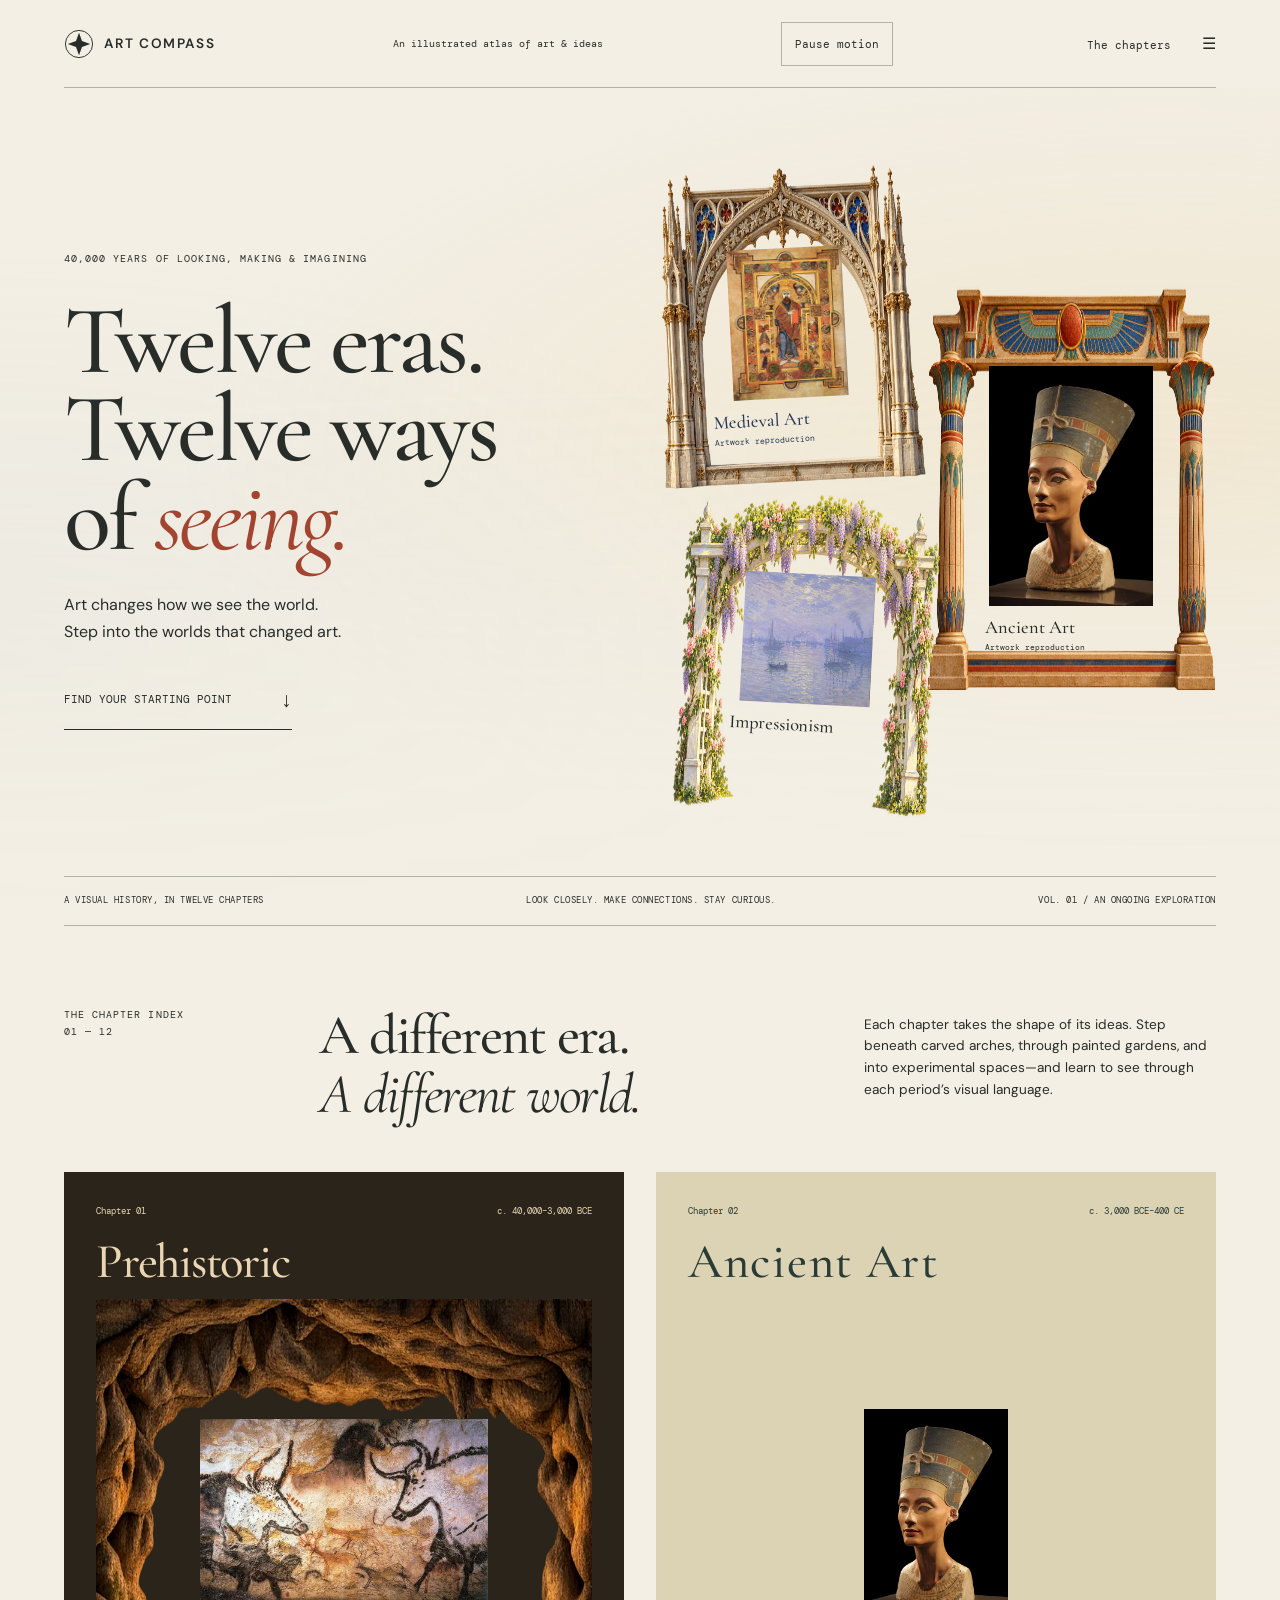
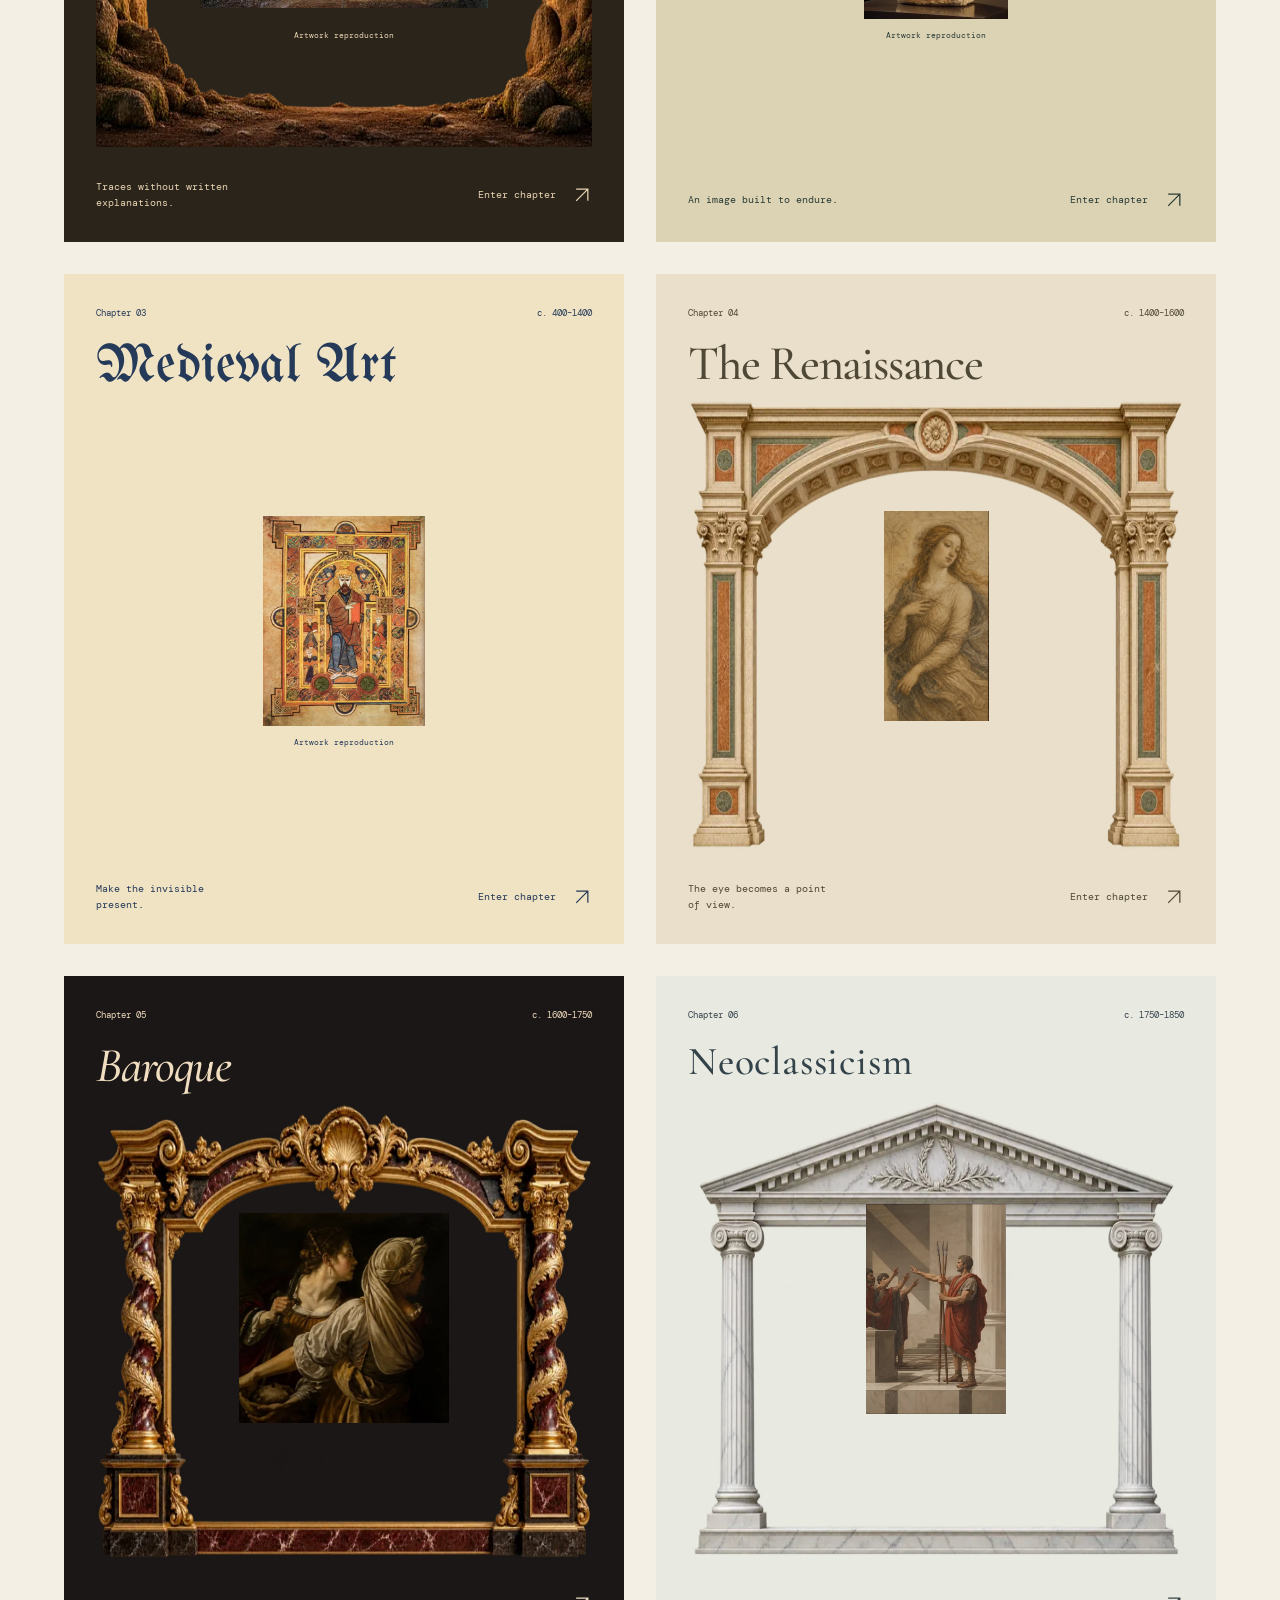
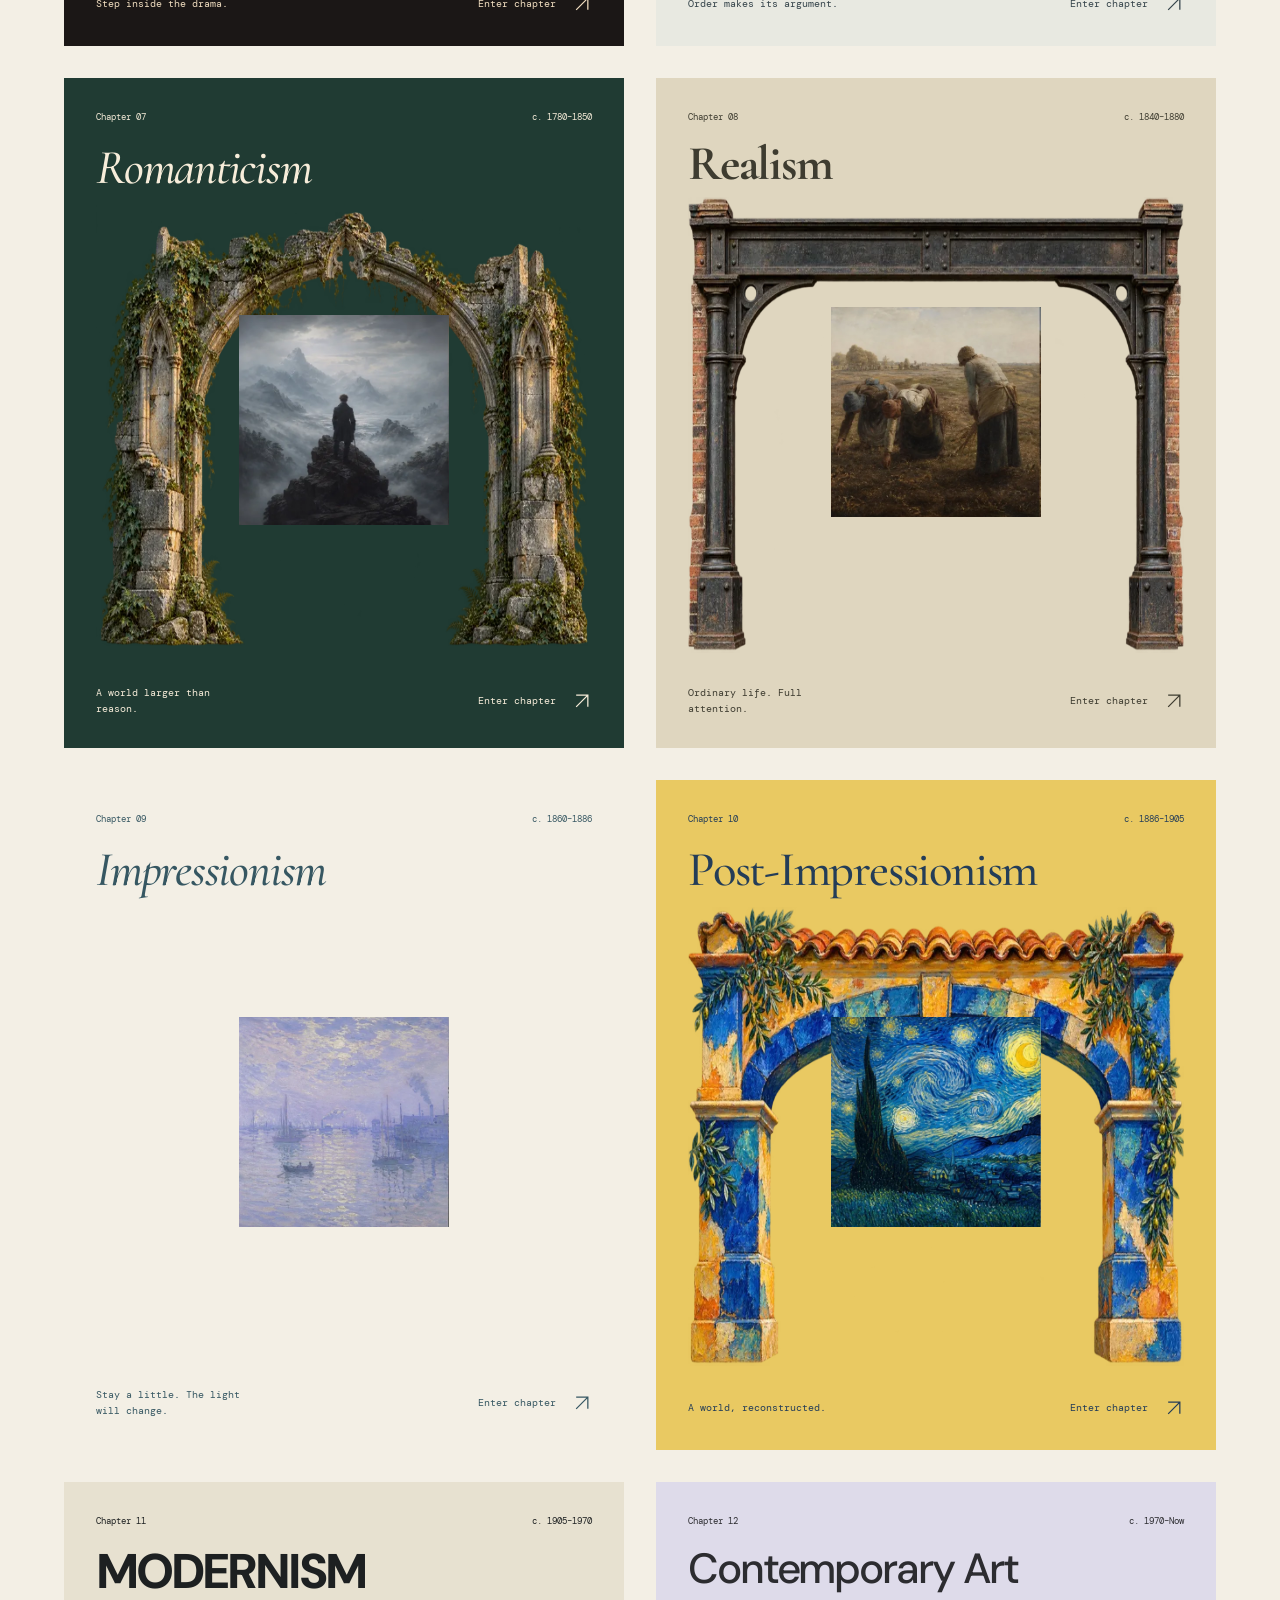
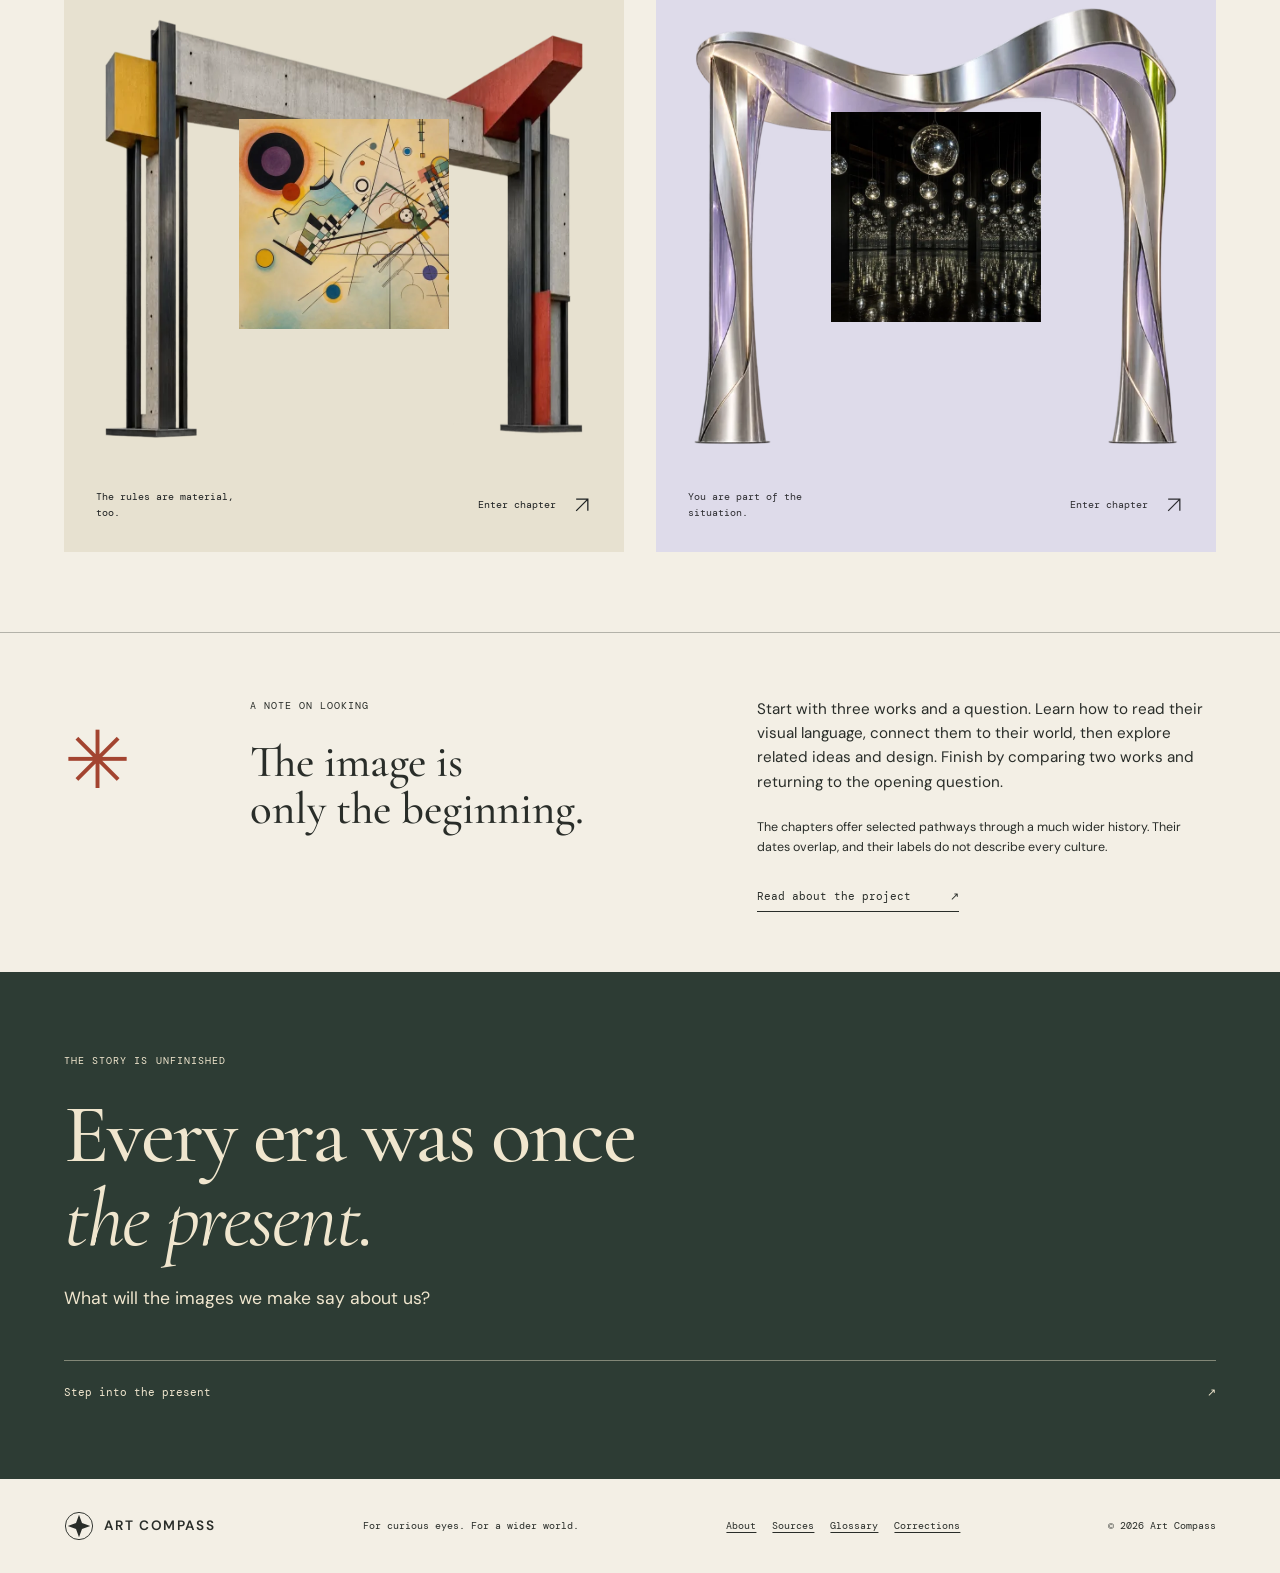
<file: index.html>
<!doctype html>
<html lang="en">
<head>
  <meta charset="utf-8">
  <meta name="viewport" content="width=device-width, initial-scale=1, viewport-fit=cover">
  <meta name="description" content="Twelve art periods. Twelve ways of seeing. Step into a visual history where each chapter takes the shape of its ideas.">
  <meta name="referrer" content="no-referrer">
  <meta http-equiv="Content-Security-Policy" content="default-src 'self'; img-src 'self' data:; style-src 'self' 'unsafe-inline'; script-src 'self'; object-src 'none'; base-uri 'self'; form-action 'none'">
  <meta name="theme-color" content="#f3efe5">
  <meta property="og:title" content="Art Compass — Twelve ways of seeing">
  <meta property="og:description" content="An illustrated atlas of art, ideas, and the ways we see the world.">
  <meta property="og:type" content="website">
  <title>Art Compass — Twelve ways of seeing</title>
  <link rel="manifest" href="manifest.webmanifest">
  <link rel="icon" href="assets/favicon.svg" type="image/svg+xml">
  <link rel="stylesheet" href="css/fonts.css">
  <link rel="stylesheet" href="css/styles.css">
  <link rel="stylesheet" href="css/architecture.css">
  <link rel="stylesheet" href="css/mobile.css"><link rel="stylesheet" href="css/responsive-images.css"><link rel="stylesheet" href="css/motion.css">
  <script src="js/main.js" defer></script>
<script src="js/motion.js" defer></script></head>
<body>
  <a class="skip-link" href="#main">Skip to the journey</a>
  <header class="site-header">
    <a class="brand" href="#top" aria-label="Art Compass, home"><svg viewBox="0 0 32 32" aria-hidden="true"><circle cx="16" cy="16" r="14.5"/><path d="m16 4 3.2 8.8L28 16l-8.8 3.2L16 28l-3.2-8.8L4 16l8.8-3.2z"/><circle cx="16" cy="16" r="2"/></svg><span>ART COMPASS</span></a>
    <p class="header-note">An illustrated atlas of art &amp; ideas</p>
    <button class="home-motion" id="motion-toggle" type="button" aria-pressed="false">Pause motion</button>
    <button class="menu-toggle" type="button" aria-haspopup="dialog" aria-controls="period-dialog">The chapters <span aria-hidden="true">☰</span></button>
  </header>
  <dialog id="period-dialog" aria-labelledby="menu-title">
    <div class="dialog-top"><h2 id="menu-title">Choose a world.</h2><button id="close-menu" type="button" aria-label="Close chapter menu">Close ×</button></div>
    <nav aria-label="Art periods"><a href="explore.html?era=prehistoric"><span>01</span>Prehistoric<small>c. 40,000–3,000 BCE</small></a>
<a href="explore.html?era=ancient"><span>02</span>Ancient Art<small>c. 3,000 BCE–400 CE</small></a>
<a href="explore.html?era=medieval"><span>03</span>Medieval Art<small>c. 400–1400</small></a>
<a href="explore.html?era=renaissance"><span>04</span>The Renaissance<small>c. 1400–1600</small></a>
<a href="explore.html?era=baroque"><span>05</span>Baroque<small>c. 1600–1750</small></a>
<a href="explore.html?era=neoclassicism"><span>06</span>Neoclassicism<small>c. 1750–1850</small></a>
<a href="explore.html?era=romanticism"><span>07</span>Romanticism<small>c. 1780–1850</small></a>
<a href="explore.html?era=realism"><span>08</span>Realism<small>c. 1840–1880</small></a>
<a href="explore.html?era=impressionism"><span>09</span>Impressionism<small>c. 1860–1886</small></a>
<a href="explore.html?era=post-impressionism"><span>10</span>Post-Impressionism<small>c. 1886–1905</small></a>
<a href="explore.html?era=modernism"><span>11</span>Modernism<small>c. 1905–1970</small></a>
<a href="explore.html?era=contemporary"><span>12</span>Contemporary Art<small>c. 1970–Now</small></a></nav>
  </dialog>
  <main id="main">
    <section class="hero" id="top" aria-labelledby="home-title">
      <div class="hero-copy">
        <p class="eyebrow">40,000 years of looking, making &amp; imagining</p>
        <h1 id="home-title">Twelve eras.<br>Twelve ways<br>of <em>seeing.</em></h1>
        <p class="intro">Art changes how we see the world.<br>Step into the worlds that changed art.</p>
        <a class="begin" href="#chapters">Find your starting point <span aria-hidden="true">↓</span></a>
      </div>
      <div class="cover-gallery" aria-label="Three glimpses into the atlas"><a class="cover-piece cover-medieval" href="explore.html?era=medieval" aria-label="Explore Medieval Art"><span class="cover-number">03</span><img data-image-source="assets/museum/book-kells.jpg" src="assets/responsive/museum/book-kells-480.webp" srcset="assets/responsive/museum/book-kells-480.webp 480w, assets/responsive/museum/book-kells-960.webp 960w" sizes="(max-width: 760px) 24vw, 30vw" width="1484" height="1934" alt="Reproduction of Book of Kells" fetchpriority="auto"><span class="cover-label">Medieval Art<small>Artwork reproduction</small></span></a><a class="cover-piece cover-ancient" href="explore.html?era=ancient" aria-label="Explore Ancient Art"><span class="cover-number">02</span><img data-image-source="assets/museum/nefertiti.jpg" src="assets/responsive/museum/nefertiti-480.webp" srcset="assets/responsive/museum/nefertiti-480.webp 480w, assets/responsive/museum/nefertiti-960.webp 960w" sizes="(max-width: 760px) 24vw, 30vw" width="1282" height="1877" alt="Reproduction of Bust of Queen Nefertiti" fetchpriority="high"><span class="cover-label">Ancient Art<small>Artwork reproduction</small></span></a><a class="cover-piece cover-impressionism" href="explore.html?era=impressionism" aria-label="Explore Impressionism"><span class="cover-number">09</span><img data-image-source="assets/works/impression-sunrise.jpg" src="assets/responsive/works/impression-sunrise-480.webp" srcset="assets/responsive/works/impression-sunrise-480.webp 480w, assets/responsive/works/impression-sunrise-724.webp 724w" sizes="(max-width: 760px) 24vw, 30vw" width="724" height="724" alt="Illustration inspired by Impression, Sunrise" fetchpriority="auto"><span class="cover-label">Impressionism</span></a></div>
      <div class="cover-colophon"><span>A visual history, in twelve chapters</span><span>Look closely. Make connections. Stay curious.</span><span>Vol. 01 / An ongoing exploration</span></div>
    </section>
    <section class="atlas" id="chapters" aria-labelledby="atlas-title">
      <div class="atlas-intro"><p class="eyebrow">The chapter index<br>01 — 12</p><h2 id="atlas-title">A different era.<br><em>A different world.</em></h2><p>Each chapter takes the shape of its ideas. Step beneath carved arches, through painted gardens, and into experimental spaces—and learn to see through each period’s visual language.</p></div>
      <div class="chapter-grid"><a class="chapter-card prehistoric" id="prehistoric" href="explore.html?era=prehistoric" aria-labelledby="name-prehistoric">
      <div class="card-meta"><span>Chapter 01</span><span>c. 40,000–3,000 BCE</span></div>
      <div class="card-title"><p>Marks that remain</p><h3 id="name-prehistoric">Prehistoric</h3></div>
      <figure class="card-art"><img data-image-source="assets/architecture/prehistoric.webp" src="assets/responsive/architecture/prehistoric-768.webp" srcset="assets/responsive/architecture/prehistoric-768.webp 768w, assets/architecture/prehistoric.webp 1536w" sizes="(max-width: 760px) 40vw, 50vw" width="1536" height="1024" class="card-architecture" alt="" aria-hidden="true" loading="lazy" decoding="async"><img data-image-source="assets/museum/lascaux.jpg" src="assets/responsive/museum/lascaux-480.webp" srcset="assets/responsive/museum/lascaux-480.webp 480w, assets/responsive/museum/lascaux-720.webp 720w" sizes="(max-width: 760px) 24vw, 30vw" width="720" height="472" alt="Reproduction of Lascaux Cave" loading="lazy" decoding="async"><figcaption>Artwork reproduction</figcaption></figure>
      <div class="card-footer"><span>Traces without written explanations.</span><span class="card-enter">Enter chapter <svg class="arrow-icon" viewBox="0 0 24 24" aria-hidden="true"><path d="M5 19 19 5M5 5h14v14"/></svg></span></div>
    </a><a class="chapter-card ancient" id="ancient" href="explore.html?era=ancient" aria-labelledby="name-ancient">
      <div class="card-meta"><span>Chapter 02</span><span>c. 3,000 BCE–400 CE</span></div>
      <div class="card-title"><p>Measure &amp; monument</p><h3 id="name-ancient">Ancient Art</h3></div>
      <figure class="card-art"><img data-image-source="assets/architecture/ancient.webp" src="assets/responsive/architecture/ancient-768.webp" srcset="assets/responsive/architecture/ancient-768.webp 768w, assets/architecture/ancient.webp 1536w" sizes="(max-width: 760px) 40vw, 50vw" width="1536" height="1024" class="card-architecture" alt="" aria-hidden="true" loading="lazy" decoding="async"><img data-image-source="assets/museum/nefertiti.jpg" src="assets/responsive/museum/nefertiti-480.webp" srcset="assets/responsive/museum/nefertiti-480.webp 480w, assets/responsive/museum/nefertiti-960.webp 960w" sizes="(max-width: 760px) 24vw, 30vw" width="1282" height="1877" alt="Reproduction of Bust of Queen Nefertiti" loading="lazy" decoding="async"><figcaption>Artwork reproduction</figcaption></figure>
      <div class="card-footer"><span>An image built to endure.</span><span class="card-enter">Enter chapter <svg class="arrow-icon" viewBox="0 0 24 24" aria-hidden="true"><path d="M5 19 19 5M5 5h14v14"/></svg></span></div>
    </a><a class="chapter-card medieval" id="medieval" href="explore.html?era=medieval" aria-labelledby="name-medieval">
      <div class="card-meta"><span>Chapter 03</span><span>c. 400–1400</span></div>
      <div class="card-title"><p>The illuminated world</p><h3 id="name-medieval">Medieval Art</h3></div>
      <figure class="card-art"><img data-image-source="assets/architecture/medieval.webp" src="assets/responsive/architecture/medieval-768.webp" srcset="assets/responsive/architecture/medieval-768.webp 768w, assets/architecture/medieval.webp 1536w" sizes="(max-width: 760px) 40vw, 50vw" width="1536" height="1024" class="card-architecture" alt="" aria-hidden="true" loading="lazy" decoding="async"><img data-image-source="assets/museum/book-kells.jpg" src="assets/responsive/museum/book-kells-480.webp" srcset="assets/responsive/museum/book-kells-480.webp 480w, assets/responsive/museum/book-kells-960.webp 960w" sizes="(max-width: 760px) 24vw, 30vw" width="1484" height="1934" alt="Reproduction of Book of Kells" loading="lazy" decoding="async"><figcaption>Artwork reproduction</figcaption></figure>
      <div class="card-footer"><span>Make the invisible present.</span><span class="card-enter">Enter chapter <svg class="arrow-icon" viewBox="0 0 24 24" aria-hidden="true"><path d="M5 19 19 5M5 5h14v14"/></svg></span></div>
    </a><a class="chapter-card renaissance" id="renaissance" href="explore.html?era=renaissance" aria-labelledby="name-renaissance">
      <div class="card-meta"><span>Chapter 04</span><span>c. 1400–1600</span></div>
      <div class="card-title"><p>The measured world</p><h3 id="name-renaissance">The Renaissance</h3></div>
      <figure class="card-art"><img data-image-source="assets/architecture/renaissance.webp" src="assets/responsive/architecture/renaissance-768.webp" srcset="assets/responsive/architecture/renaissance-768.webp 768w, assets/architecture/renaissance.webp 1536w" sizes="(max-width: 760px) 40vw, 50vw" width="1536" height="1024" class="card-architecture" alt="" aria-hidden="true" loading="lazy" decoding="async"><img data-image-source="assets/works/birth-venus.jpg" src="assets/responsive/works/birth-venus-480.webp" srcset="assets/responsive/works/birth-venus-480.webp 480w, assets/responsive/works/birth-venus-512.webp 512w" sizes="(max-width: 760px) 24vw, 30vw" width="512" height="1024" alt="Illustration inspired by The Birth of Venus" loading="lazy" decoding="async"></figure>
      <div class="card-footer"><span>The eye becomes a point of view.</span><span class="card-enter">Enter chapter <svg class="arrow-icon" viewBox="0 0 24 24" aria-hidden="true"><path d="M5 19 19 5M5 5h14v14"/></svg></span></div>
    </a><a class="chapter-card baroque" id="baroque" href="explore.html?era=baroque" aria-labelledby="name-baroque">
      <div class="card-meta"><span>Chapter 05</span><span>c. 1600–1750</span></div>
      <div class="card-title"><p>The world as theatre</p><h3 id="name-baroque">Baroque</h3></div>
      <figure class="card-art"><img data-image-source="assets/architecture/baroque.webp" src="assets/responsive/architecture/baroque-768.webp" srcset="assets/responsive/architecture/baroque-768.webp 768w, assets/architecture/baroque.webp 1536w" sizes="(max-width: 760px) 40vw, 50vw" width="1536" height="1024" class="card-architecture" alt="" aria-hidden="true" loading="lazy" decoding="async"><img data-image-source="assets/works/judith-holofernes.jpg" src="assets/responsive/works/judith-holofernes-480.webp" srcset="assets/responsive/works/judith-holofernes-480.webp 480w, assets/responsive/works/judith-holofernes-724.webp 724w" sizes="(max-width: 760px) 24vw, 30vw" width="724" height="724" alt="Illustration inspired by Judith Beheading Holofernes" loading="lazy" decoding="async"></figure>
      <div class="card-footer"><span>Step inside the drama.</span><span class="card-enter">Enter chapter <svg class="arrow-icon" viewBox="0 0 24 24" aria-hidden="true"><path d="M5 19 19 5M5 5h14v14"/></svg></span></div>
    </a><a class="chapter-card neoclassicism" id="neoclassicism" href="explore.html?era=neoclassicism" aria-labelledby="name-neoclassicism">
      <div class="card-meta"><span>Chapter 06</span><span>c. 1750–1850</span></div>
      <div class="card-title"><p>The architecture of reason</p><h3 id="name-neoclassicism">Neoclassicism</h3></div>
      <figure class="card-art"><img data-image-source="assets/architecture/neoclassicism.webp" src="assets/responsive/architecture/neoclassicism-768.webp" srcset="assets/responsive/architecture/neoclassicism-768.webp 768w, assets/architecture/neoclassicism.webp 1536w" sizes="(max-width: 760px) 40vw, 50vw" width="1536" height="1024" class="card-architecture" alt="" aria-hidden="true" loading="lazy" decoding="async"><img data-image-source="assets/works/oath-horatii.jpg" src="assets/responsive/works/oath-horatii-480.webp" srcset="assets/responsive/works/oath-horatii-480.webp 480w, assets/responsive/works/oath-horatii-591.webp 591w" sizes="(max-width: 760px) 24vw, 30vw" width="591" height="887" alt="Illustration inspired by Oath of the Horatii" loading="lazy" decoding="async"></figure>
      <div class="card-footer"><span>Order makes its argument.</span><span class="card-enter">Enter chapter <svg class="arrow-icon" viewBox="0 0 24 24" aria-hidden="true"><path d="M5 19 19 5M5 5h14v14"/></svg></span></div>
    </a><a class="chapter-card romanticism" id="romanticism" href="explore.html?era=romanticism" aria-labelledby="name-romanticism">
      <div class="card-meta"><span>Chapter 07</span><span>c. 1780–1850</span></div>
      <div class="card-title"><p>Into the sublime</p><h3 id="name-romanticism">Romanticism</h3></div>
      <figure class="card-art"><img data-image-source="assets/architecture/romanticism.webp" src="assets/responsive/architecture/romanticism-768.webp" srcset="assets/responsive/architecture/romanticism-768.webp 768w, assets/architecture/romanticism.webp 1536w" sizes="(max-width: 760px) 40vw, 50vw" width="1536" height="1024" class="card-architecture" alt="" aria-hidden="true" loading="lazy" decoding="async"><img data-image-source="assets/works/wanderer-sea-fog.jpg" src="assets/responsive/works/wanderer-sea-fog-480.webp" srcset="assets/responsive/works/wanderer-sea-fog-480.webp 480w, assets/responsive/works/wanderer-sea-fog-724.webp 724w" sizes="(max-width: 760px) 24vw, 30vw" width="724" height="724" alt="Illustration inspired by Wanderer above the Sea of Fog" loading="lazy" decoding="async"></figure>
      <div class="card-footer"><span>A world larger than reason.</span><span class="card-enter">Enter chapter <svg class="arrow-icon" viewBox="0 0 24 24" aria-hidden="true"><path d="M5 19 19 5M5 5h14v14"/></svg></span></div>
    </a><a class="chapter-card realism" id="realism" href="explore.html?era=realism" aria-labelledby="name-realism">
      <div class="card-meta"><span>Chapter 08</span><span>c. 1840–1880</span></div>
      <div class="card-title"><p>The illustrated journal</p><h3 id="name-realism">Realism</h3></div>
      <figure class="card-art"><img data-image-source="assets/architecture/realism.webp" src="assets/responsive/architecture/realism-768.webp" srcset="assets/responsive/architecture/realism-768.webp 768w, assets/architecture/realism.webp 1536w" sizes="(max-width: 760px) 40vw, 50vw" width="1536" height="1024" class="card-architecture" alt="" aria-hidden="true" loading="lazy" decoding="async"><img data-image-source="assets/works/gleaners.jpg" src="assets/responsive/works/gleaners-480.webp" srcset="assets/responsive/works/gleaners-480.webp 480w, assets/responsive/works/gleaners-724.webp 724w" sizes="(max-width: 760px) 24vw, 30vw" width="724" height="724" alt="Illustration inspired by The Gleaners" loading="lazy" decoding="async"></figure>
      <div class="card-footer"><span>Ordinary life. Full attention.</span><span class="card-enter">Enter chapter <svg class="arrow-icon" viewBox="0 0 24 24" aria-hidden="true"><path d="M5 19 19 5M5 5h14v14"/></svg></span></div>
    </a><a class="chapter-card impressionism" id="impressionism" href="explore.html?era=impressionism" aria-labelledby="name-impressionism">
      <div class="card-meta"><span>Chapter 09</span><span>c. 1860–1886</span></div>
      <div class="card-title"><p>An instant, held in color</p><h3 id="name-impressionism">Impressionism</h3></div>
      <figure class="card-art"><img data-image-source="assets/architecture/impressionism.webp" src="assets/responsive/architecture/impressionism-768.webp" srcset="assets/responsive/architecture/impressionism-768.webp 768w, assets/architecture/impressionism.webp 1536w" sizes="(max-width: 760px) 40vw, 50vw" width="1536" height="1024" class="card-architecture" alt="" aria-hidden="true" loading="lazy" decoding="async"><img data-image-source="assets/works/impression-sunrise.jpg" src="assets/responsive/works/impression-sunrise-480.webp" srcset="assets/responsive/works/impression-sunrise-480.webp 480w, assets/responsive/works/impression-sunrise-724.webp 724w" sizes="(max-width: 760px) 24vw, 30vw" width="724" height="724" alt="Illustration inspired by Impression, Sunrise" loading="lazy" decoding="async"></figure>
      <div class="card-footer"><span>Stay a little. The light will change.</span><span class="card-enter">Enter chapter <svg class="arrow-icon" viewBox="0 0 24 24" aria-hidden="true"><path d="M5 19 19 5M5 5h14v14"/></svg></span></div>
    </a><a class="chapter-card post-impressionism" id="post-impressionism" href="explore.html?era=post-impressionism" aria-labelledby="name-post-impressionism">
      <div class="card-meta"><span>Chapter 10</span><span>c. 1886–1905</span></div>
      <div class="card-title"><p>Beyond the visible</p><h3 id="name-post-impressionism">Post-Impressionism</h3></div>
      <figure class="card-art"><img data-image-source="assets/architecture/post-impressionism.webp" src="assets/responsive/architecture/post-impressionism-768.webp" srcset="assets/responsive/architecture/post-impressionism-768.webp 768w, assets/architecture/post-impressionism.webp 1536w" sizes="(max-width: 760px) 40vw, 50vw" width="1536" height="1024" class="card-architecture" alt="" aria-hidden="true" loading="lazy" decoding="async"><img data-image-source="assets/works/starry-night.jpg" src="assets/responsive/works/starry-night-480.webp" srcset="assets/responsive/works/starry-night-480.webp 480w, assets/responsive/works/starry-night-724.webp 724w" sizes="(max-width: 760px) 24vw, 30vw" width="724" height="724" alt="Illustration inspired by The Starry Night" loading="lazy" decoding="async"></figure>
      <div class="card-footer"><span>A world, reconstructed.</span><span class="card-enter">Enter chapter <svg class="arrow-icon" viewBox="0 0 24 24" aria-hidden="true"><path d="M5 19 19 5M5 5h14v14"/></svg></span></div>
    </a><a class="chapter-card modernism" id="modernism" href="explore.html?era=modernism" aria-labelledby="name-modernism">
      <div class="card-meta"><span>Chapter 11</span><span>c. 1905–1970</span></div>
      <div class="card-title"><p>An experiment in seeing</p><h3 id="name-modernism">Modernism</h3></div>
      <figure class="card-art"><img data-image-source="assets/architecture/modernism.webp" src="assets/responsive/architecture/modernism-768.webp" srcset="assets/responsive/architecture/modernism-768.webp 768w, assets/architecture/modernism.webp 1536w" sizes="(max-width: 760px) 40vw, 50vw" width="1536" height="1024" class="card-architecture" alt="" aria-hidden="true" loading="lazy" decoding="async"><img data-image-source="assets/works/composition-viii.jpg" src="assets/responsive/works/composition-viii-480.webp" srcset="assets/responsive/works/composition-viii-480.webp 480w, assets/responsive/works/composition-viii-724.webp 724w" sizes="(max-width: 760px) 24vw, 30vw" width="724" height="724" alt="Illustration inspired by Composition 8" loading="lazy" decoding="async"></figure>
      <div class="card-footer"><span>The rules are material, too.</span><span class="card-enter">Enter chapter <svg class="arrow-icon" viewBox="0 0 24 24" aria-hidden="true"><path d="M5 19 19 5M5 5h14v14"/></svg></span></div>
    </a><a class="chapter-card contemporary" id="contemporary" href="explore.html?era=contemporary" aria-labelledby="name-contemporary">
      <div class="card-meta"><span>Chapter 12</span><span>c. 1970–Now</span></div>
      <div class="card-title"><p>An exhibition in progress</p><h3 id="name-contemporary">Contemporary Art</h3></div>
      <figure class="card-art"><img data-image-source="assets/architecture/contemporary.webp" src="assets/responsive/architecture/contemporary-768.webp" srcset="assets/responsive/architecture/contemporary-768.webp 768w, assets/architecture/contemporary.webp 1536w" sizes="(max-width: 760px) 40vw, 50vw" width="1536" height="1024" class="card-architecture" alt="" aria-hidden="true" loading="lazy" decoding="async"><img data-image-source="assets/works/infinity-mirror-rooms.jpg" src="assets/responsive/works/infinity-mirror-rooms-480.webp" srcset="assets/responsive/works/infinity-mirror-rooms-480.webp 480w, assets/responsive/works/infinity-mirror-rooms-724.webp 724w" sizes="(max-width: 760px) 24vw, 30vw" width="724" height="724" alt="Illustration inspired by Yayoi Kusama" loading="lazy" decoding="async"></figure>
      <div class="card-footer"><span>You are part of the situation.</span><span class="card-enter">Enter chapter <svg class="arrow-icon" viewBox="0 0 24 24" aria-hidden="true"><path d="M5 19 19 5M5 5h14v14"/></svg></span></div>
    </a></div>
    </section>
    <section class="reading-note" aria-labelledby="reading-title"><span class="note-symbol" aria-hidden="true">✳</span><div><p class="eyebrow">A note on looking</p><h2 id="reading-title">The image is<br>only the beginning.</h2></div><div><p>Start with three works and a question. Learn how to read their visual language, connect them to their world, then explore related ideas and design. Finish by comparing two works and returning to the opening question.</p><p class="small">The chapters offer selected pathways through a much wider history. Their dates overlap, and their labels do not describe every culture.</p><a href="about.html">Read about the project <span aria-hidden="true">↗</span></a></div></section>
    <section class="epilogue" aria-labelledby="end-title"><p class="eyebrow">The story is unfinished</p><h2 id="end-title">Every era was once<br><em>the present.</em></h2><p>What will the images we make say about us?</p><a href="explore.html?era=contemporary">Step into the present <span aria-hidden="true">↗</span></a></section>
  </main>
  <footer><a class="brand" href="#top"><svg viewBox="0 0 32 32" aria-hidden="true"><circle cx="16" cy="16" r="14.5"/><path d="m16 4 3.2 8.8L28 16l-8.8 3.2L16 28l-3.2-8.8L4 16l8.8-3.2z"/><circle cx="16" cy="16" r="2"/></svg><span>ART COMPASS</span></a><p>For curious eyes. For a wider world.</p><nav aria-label="Project information"><a href="about.html">About</a><a href="sources.html">Sources</a><a href="glossary.html">Glossary</a><a href="corrections.html">Corrections</a></nav><p>© <span id="year">2026</span> Art Compass</p></footer>
</body>
</html>
</file>
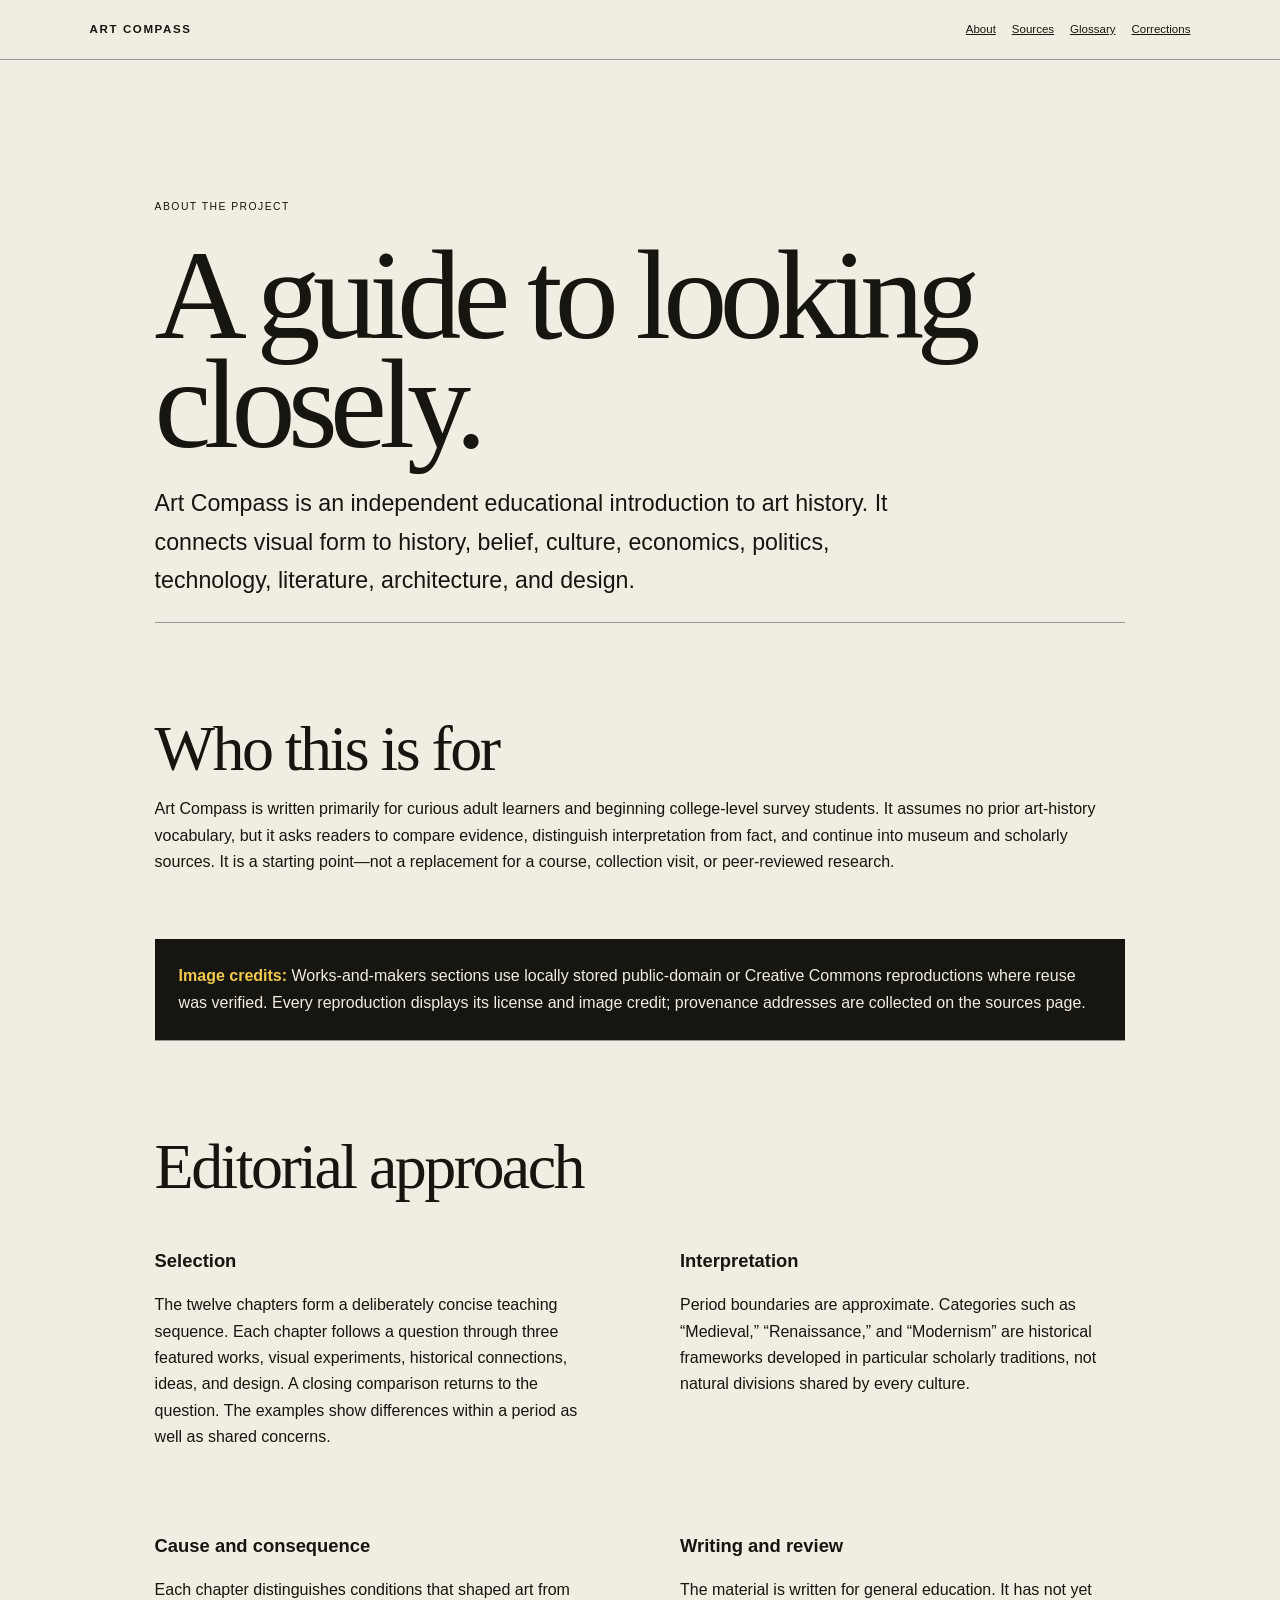
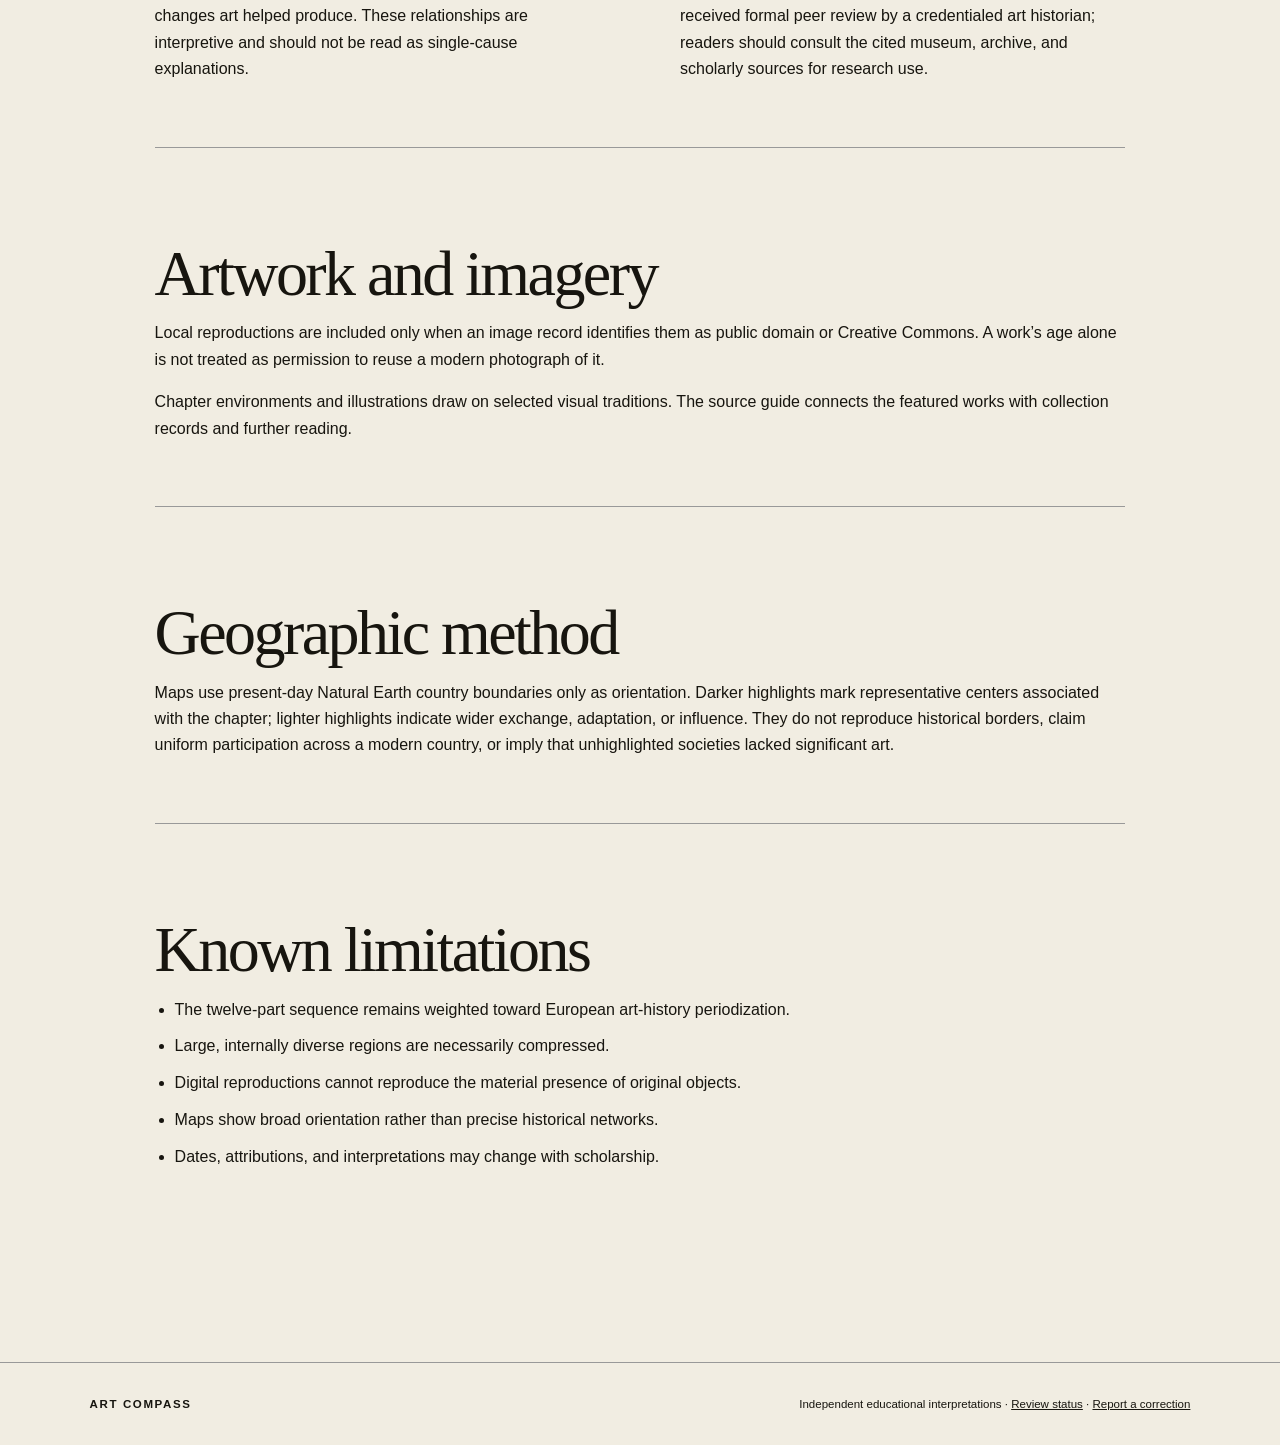
<file: about.html>
<!doctype html>
<html lang="en"><head><meta charset="utf-8"><meta name="viewport" content="width=device-width,initial-scale=1"><meta name="description" content="About Art Compass, its editorial approach, imagery, geographic framework, and limitations."><meta name="referrer" content="no-referrer"><meta http-equiv="Content-Security-Policy" content="default-src 'self'; img-src 'self' data:; style-src 'self'; script-src 'none'; object-src 'none'; base-uri 'self'; form-action 'none'"><title>About &amp; methodology — Art Compass</title><link rel="icon" href="assets/favicon.svg"><link rel="stylesheet" href="css/info.css"></head>
<body><a class="skip-link" href="#content">Skip to content</a><header><a class="brand" href="./">ART COMPASS</a><nav aria-label="Project information"><a href="about.html" aria-current="page">About</a><a href="sources.html">Sources</a><a href="glossary.html">Glossary</a><a href="corrections.html">Corrections</a></nav></header>
<main id="content"><p class="eyebrow">About the project</p><h1>A guide to looking closely.</h1><p class="lede">Art Compass is an independent educational introduction to art history. It connects visual form to history, belief, culture, economics, politics, technology, literature, architecture, and design.</p>
<section><h2>Who this is for</h2><p>Art Compass is written primarily for curious adult learners and beginning college-level survey students. It assumes no prior art-history vocabulary, but it asks readers to compare evidence, distinguish interpretation from fact, and continue into museum and scholarly sources. It is a starting point—not a replacement for a course, collection visit, or peer-reviewed research.</p></section>
<div class="notice"><strong>Image credits:</strong> Works-and-makers sections use locally stored public-domain or Creative Commons reproductions where reuse was verified. Every reproduction displays its license and image credit; provenance addresses are collected on the sources page.</div>
<section><h2>Editorial approach</h2><div class="grid"><div><h3>Selection</h3><p>The twelve chapters form a deliberately concise teaching sequence. Each chapter follows a question through three featured works, visual experiments, historical connections, ideas, and design. A closing comparison returns to the question. The examples show differences within a period as well as shared concerns.</p></div><div><h3>Interpretation</h3><p>Period boundaries are approximate. Categories such as “Medieval,” “Renaissance,” and “Modernism” are historical frameworks developed in particular scholarly traditions, not natural divisions shared by every culture.</p></div><div><h3>Cause and consequence</h3><p>Each chapter distinguishes conditions that shaped art from changes art helped produce. These relationships are interpretive and should not be read as single-cause explanations.</p></div><div><h3>Writing and review</h3><p>The material is written for general education. It has not yet received formal peer review by a credentialed art historian; readers should consult the cited museum, archive, and scholarly sources for research use.</p></div></div></section>
<section><h2>Artwork and imagery</h2><p>Local reproductions are included only when an image record identifies them as public domain or Creative Commons. A work’s age alone is not treated as permission to reuse a modern photograph of it.</p><p>Chapter environments and illustrations draw on selected visual traditions. The source guide connects the featured works with collection records and further reading.</p></section>
<section><h2>Geographic method</h2><p>Maps use present-day Natural Earth country boundaries only as orientation. Darker highlights mark representative centers associated with the chapter; lighter highlights indicate wider exchange, adaptation, or influence. They do not reproduce historical borders, claim uniform participation across a modern country, or imply that unhighlighted societies lacked significant art.</p></section>
<section><h2>Known limitations</h2><ul><li>The twelve-part sequence remains weighted toward European art-history periodization.</li><li>Large, internally diverse regions are necessarily compressed.</li><li>Digital reproductions cannot reproduce the material presence of original objects.</li><li>Maps show broad orientation rather than precise historical networks.</li><li>Dates, attributions, and interpretations may change with scholarship.</li></ul></section></main>
<footer><a class="brand" href="./">ART COMPASS</a><p>Independent educational interpretations · <a href="review.html">Review status</a> · <a href="corrections.html">Report a correction</a></p></footer></body></html>
</file>
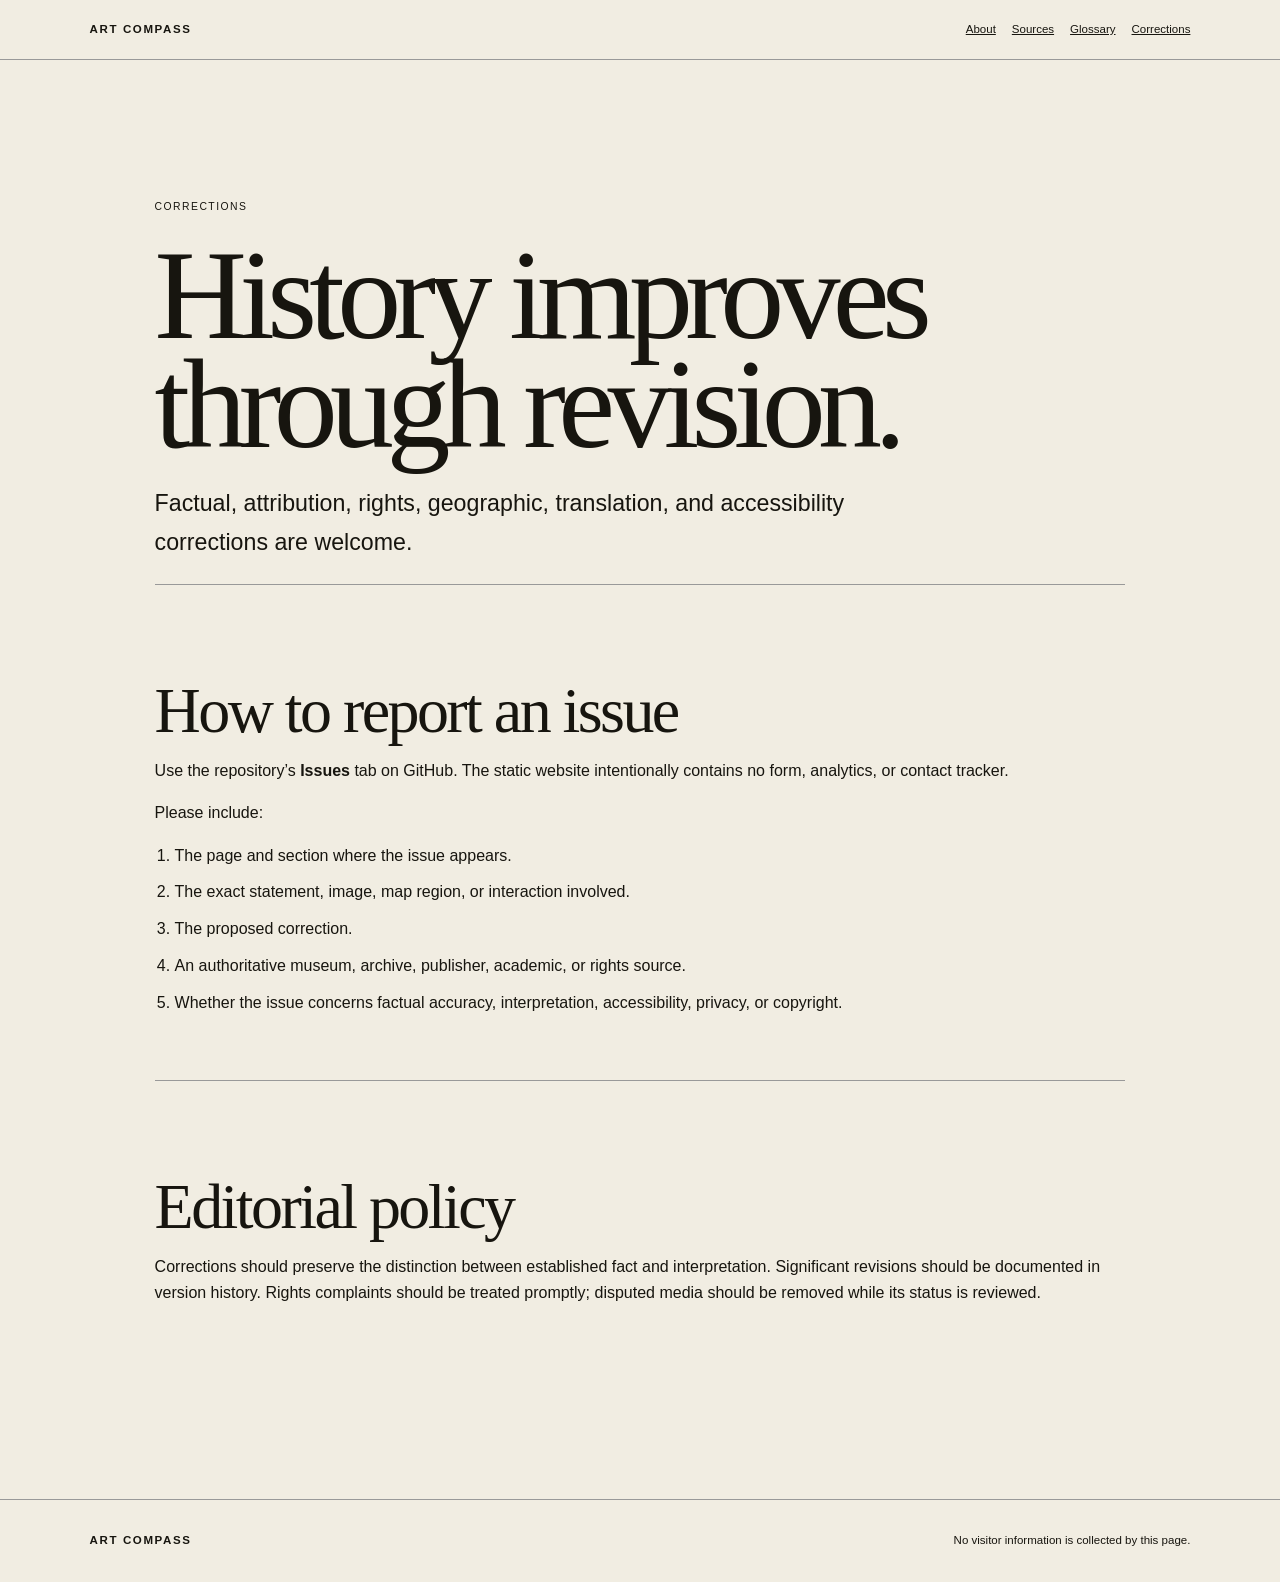
<file: corrections.html>
<!doctype html><html lang="en"><head><meta charset="utf-8"><meta name="viewport" content="width=device-width,initial-scale=1"><meta name="description" content="How to report a factual, attribution, rights, or accessibility correction to Art Compass."><meta name="referrer" content="no-referrer"><meta http-equiv="Content-Security-Policy" content="default-src 'self'; style-src 'self'; img-src 'self' data:; script-src 'none'; object-src 'none'; base-uri 'self'; form-action 'none'"><title>Corrections — Art Compass</title><link rel="icon" href="assets/favicon.svg"><link rel="stylesheet" href="css/info.css"></head><body><a class="skip-link" href="#content">Skip to content</a><header><a class="brand" href="./">ART COMPASS</a><nav><a href="about.html">About</a><a href="sources.html">Sources</a><a href="glossary.html">Glossary</a><a href="corrections.html" aria-current="page">Corrections</a></nav></header><main id="content"><p class="eyebrow">Corrections</p><h1>History improves through revision.</h1><p class="lede">Factual, attribution, rights, geographic, translation, and accessibility corrections are welcome.</p><section><h2>How to report an issue</h2><p>Use the repository’s <strong>Issues</strong> tab on GitHub. The static website intentionally contains no form, analytics, or contact tracker.</p><p>Please include:</p><ol><li>The page and section where the issue appears.</li><li>The exact statement, image, map region, or interaction involved.</li><li>The proposed correction.</li><li>An authoritative museum, archive, publisher, academic, or rights source.</li><li>Whether the issue concerns factual accuracy, interpretation, accessibility, privacy, or copyright.</li></ol></section><section><h2>Editorial policy</h2><p>Corrections should preserve the distinction between established fact and interpretation. Significant revisions should be documented in version history. Rights complaints should be treated promptly; disputed media should be removed while its status is reviewed.</p></section></main><footer><a class="brand" href="./">ART COMPASS</a><p>No visitor information is collected by this page.</p></footer></body></html>
</file>
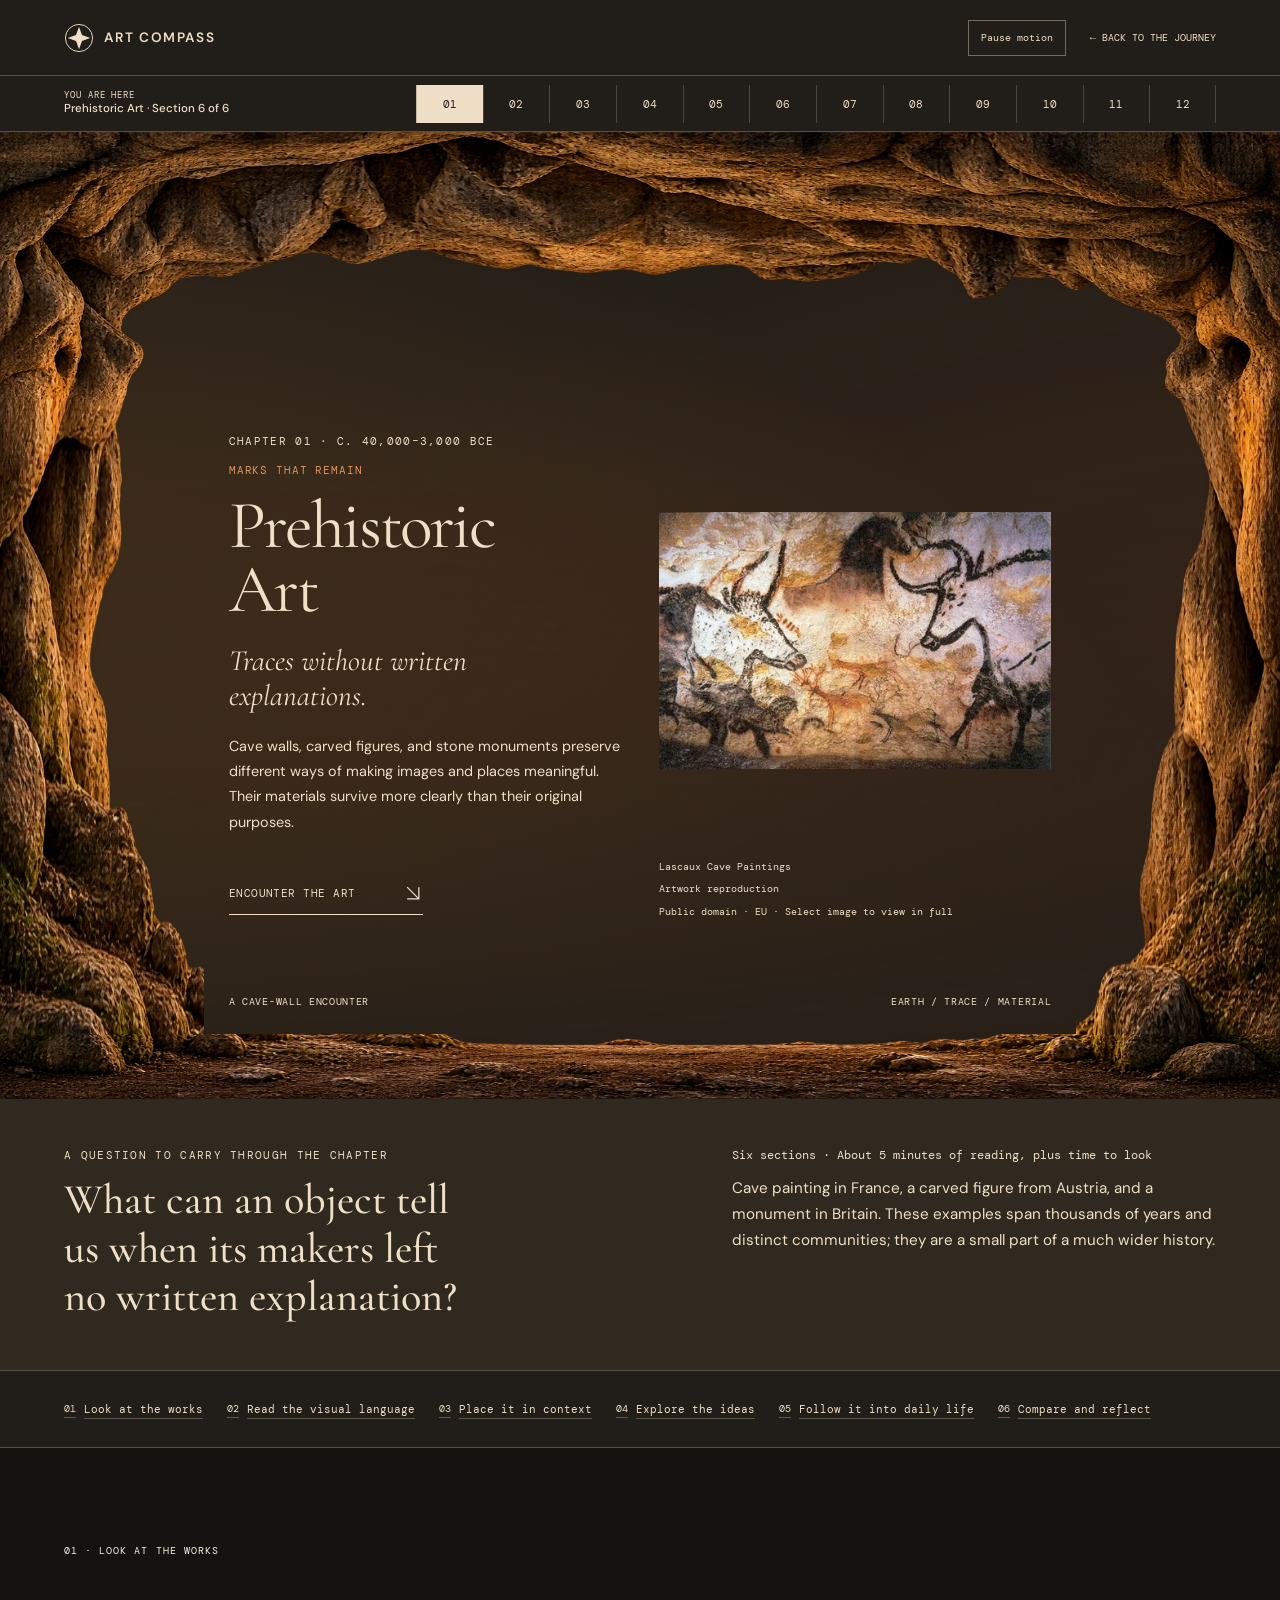
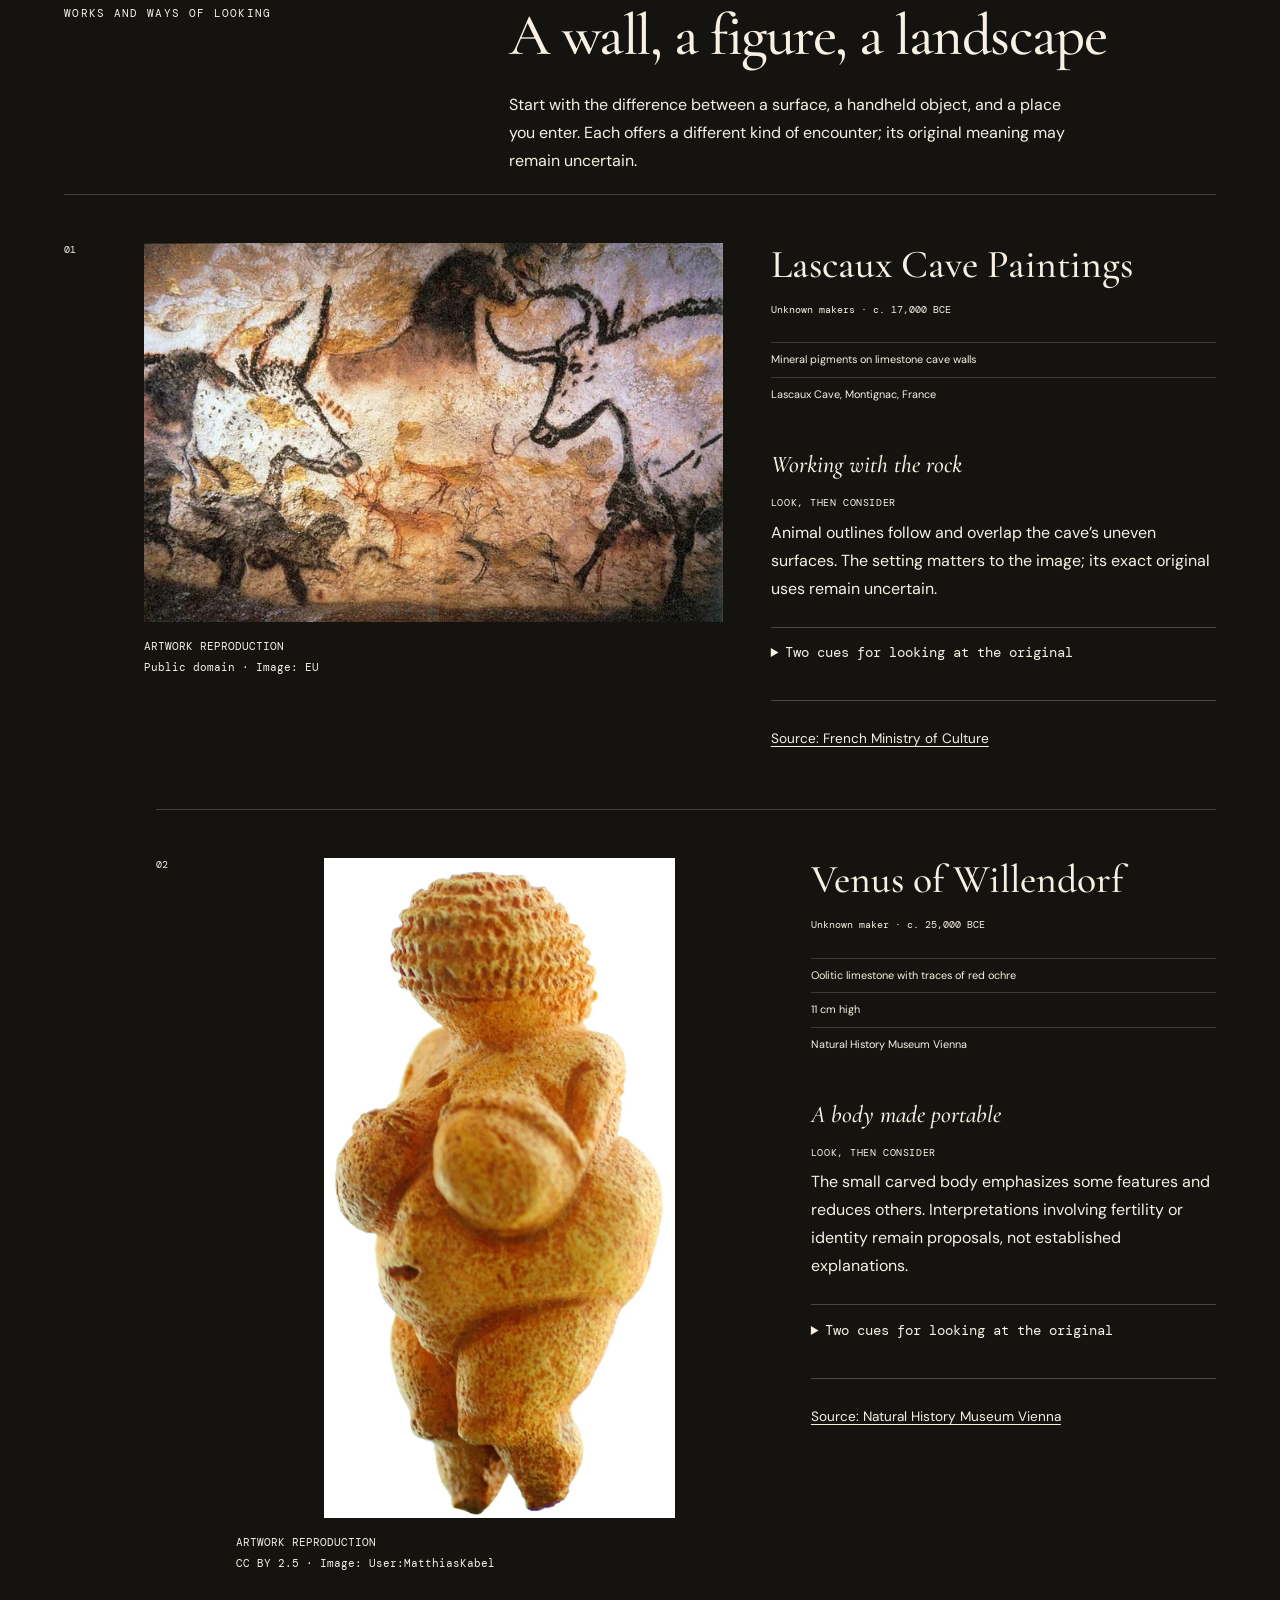
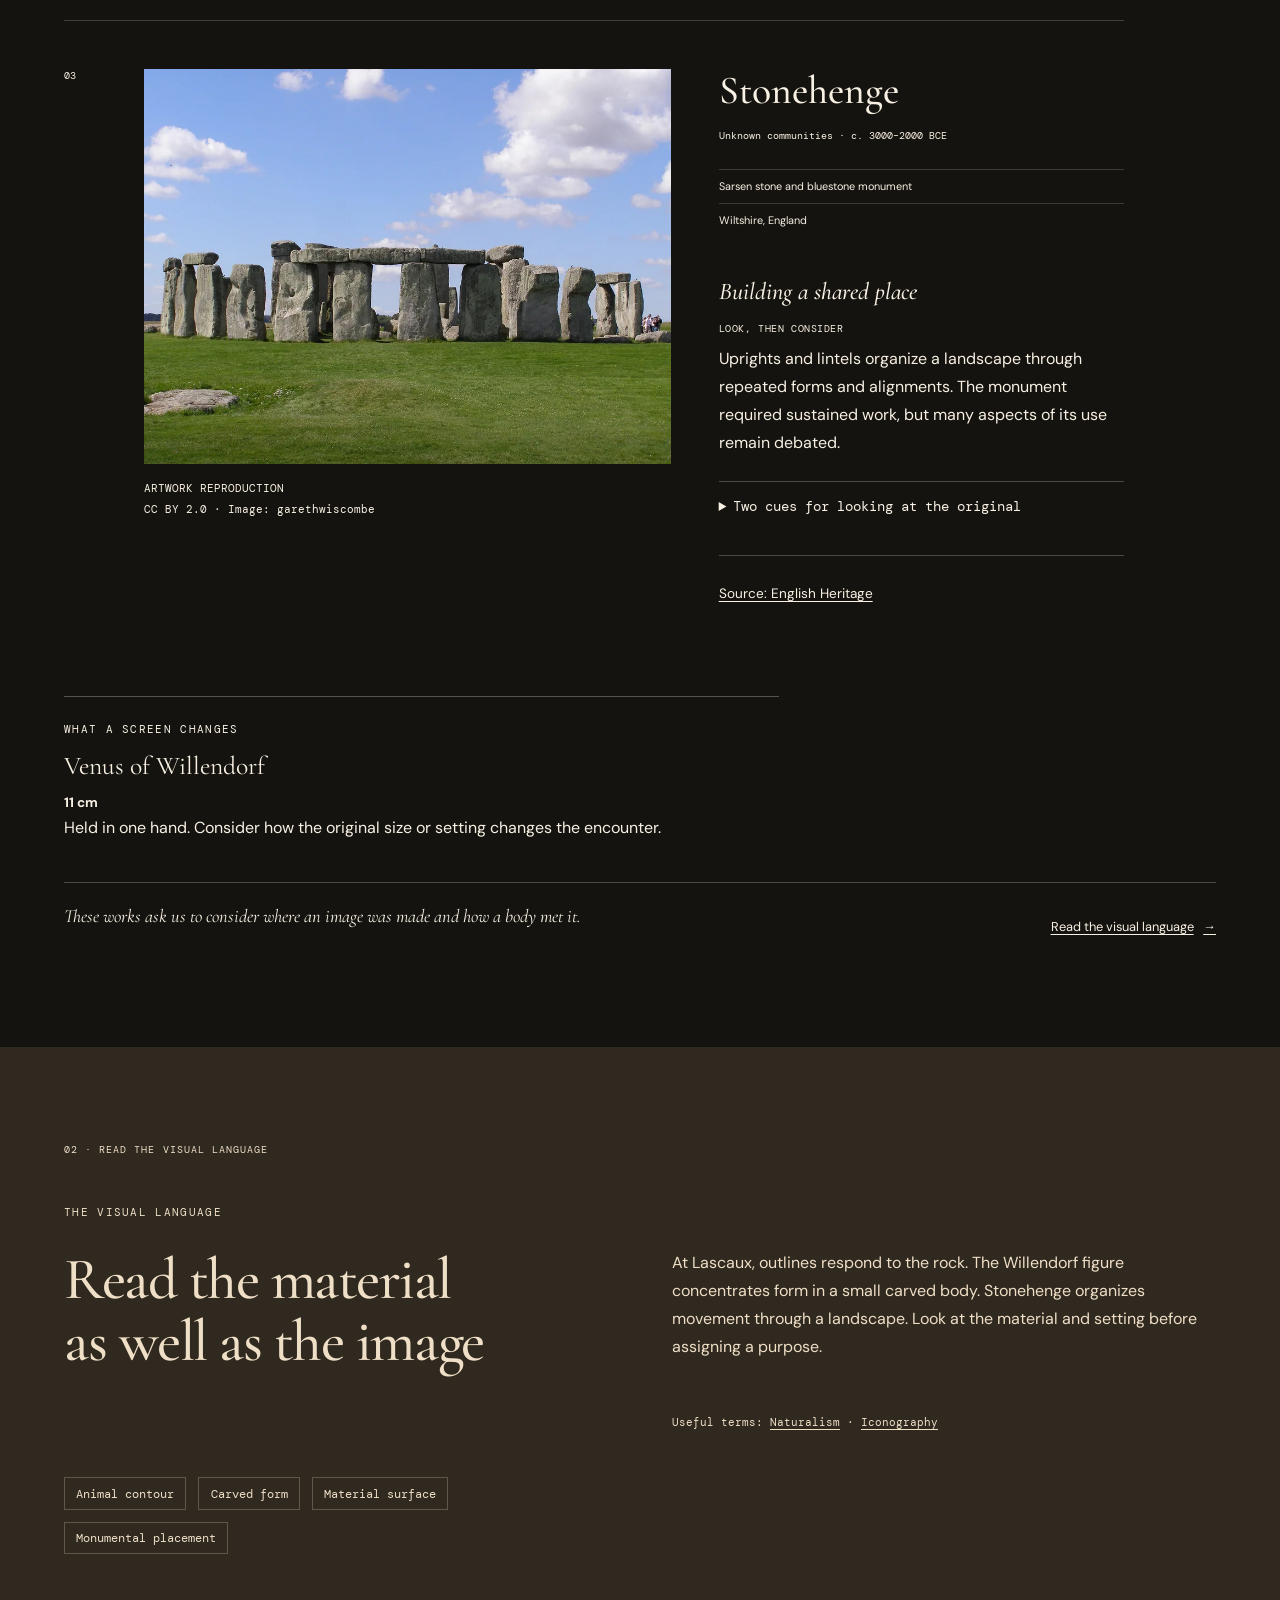
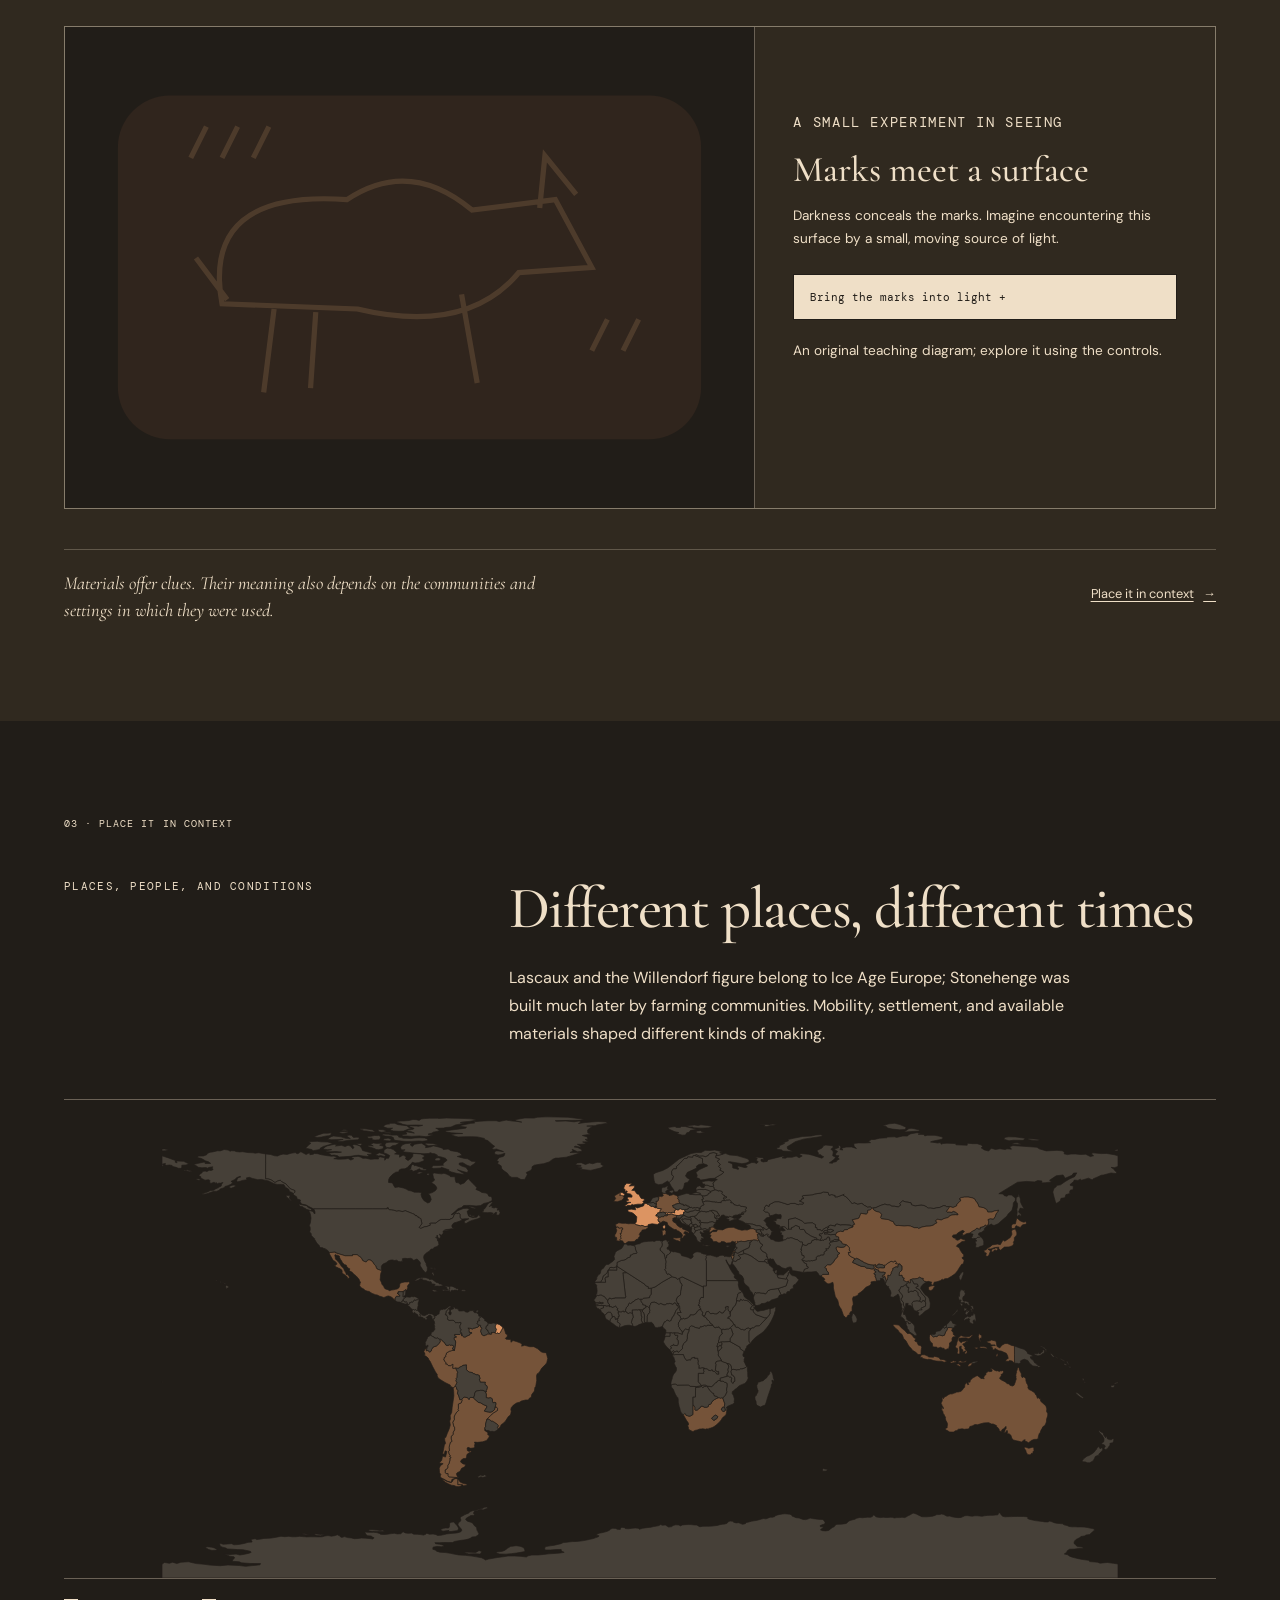
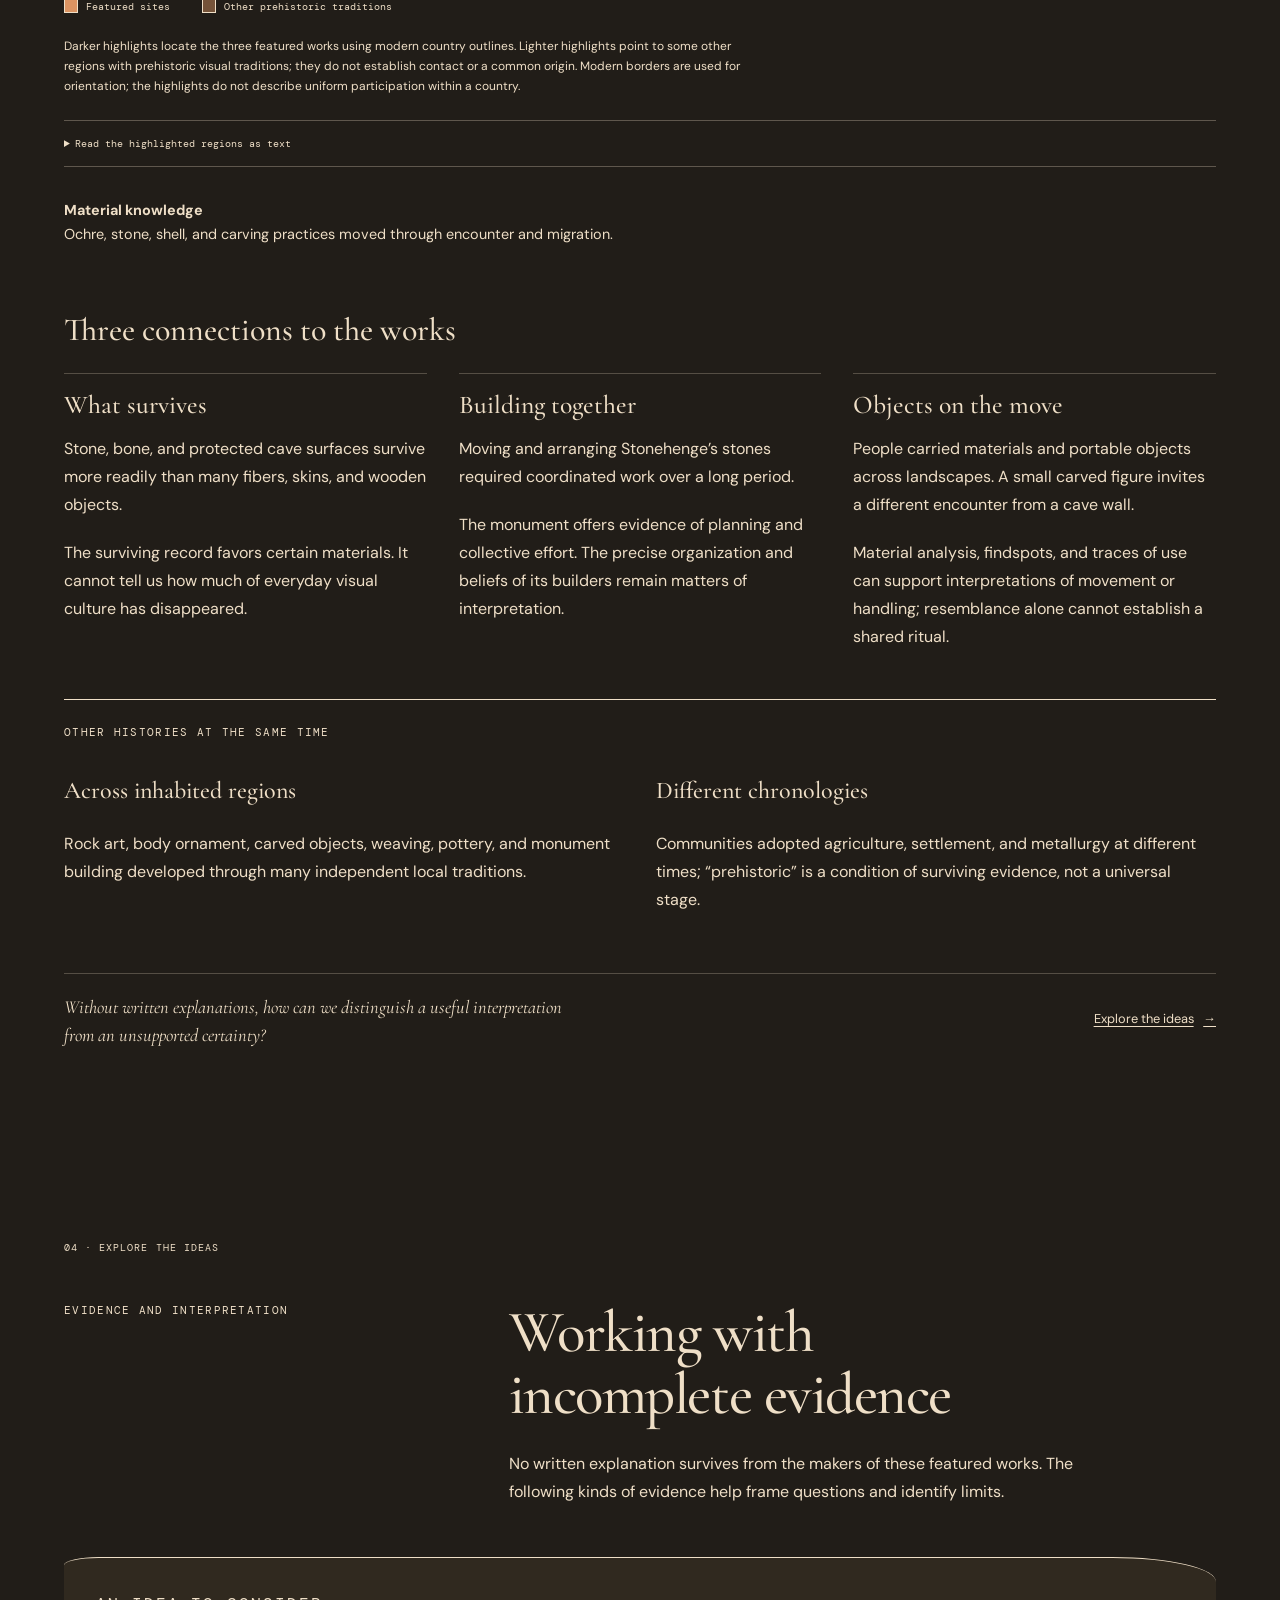
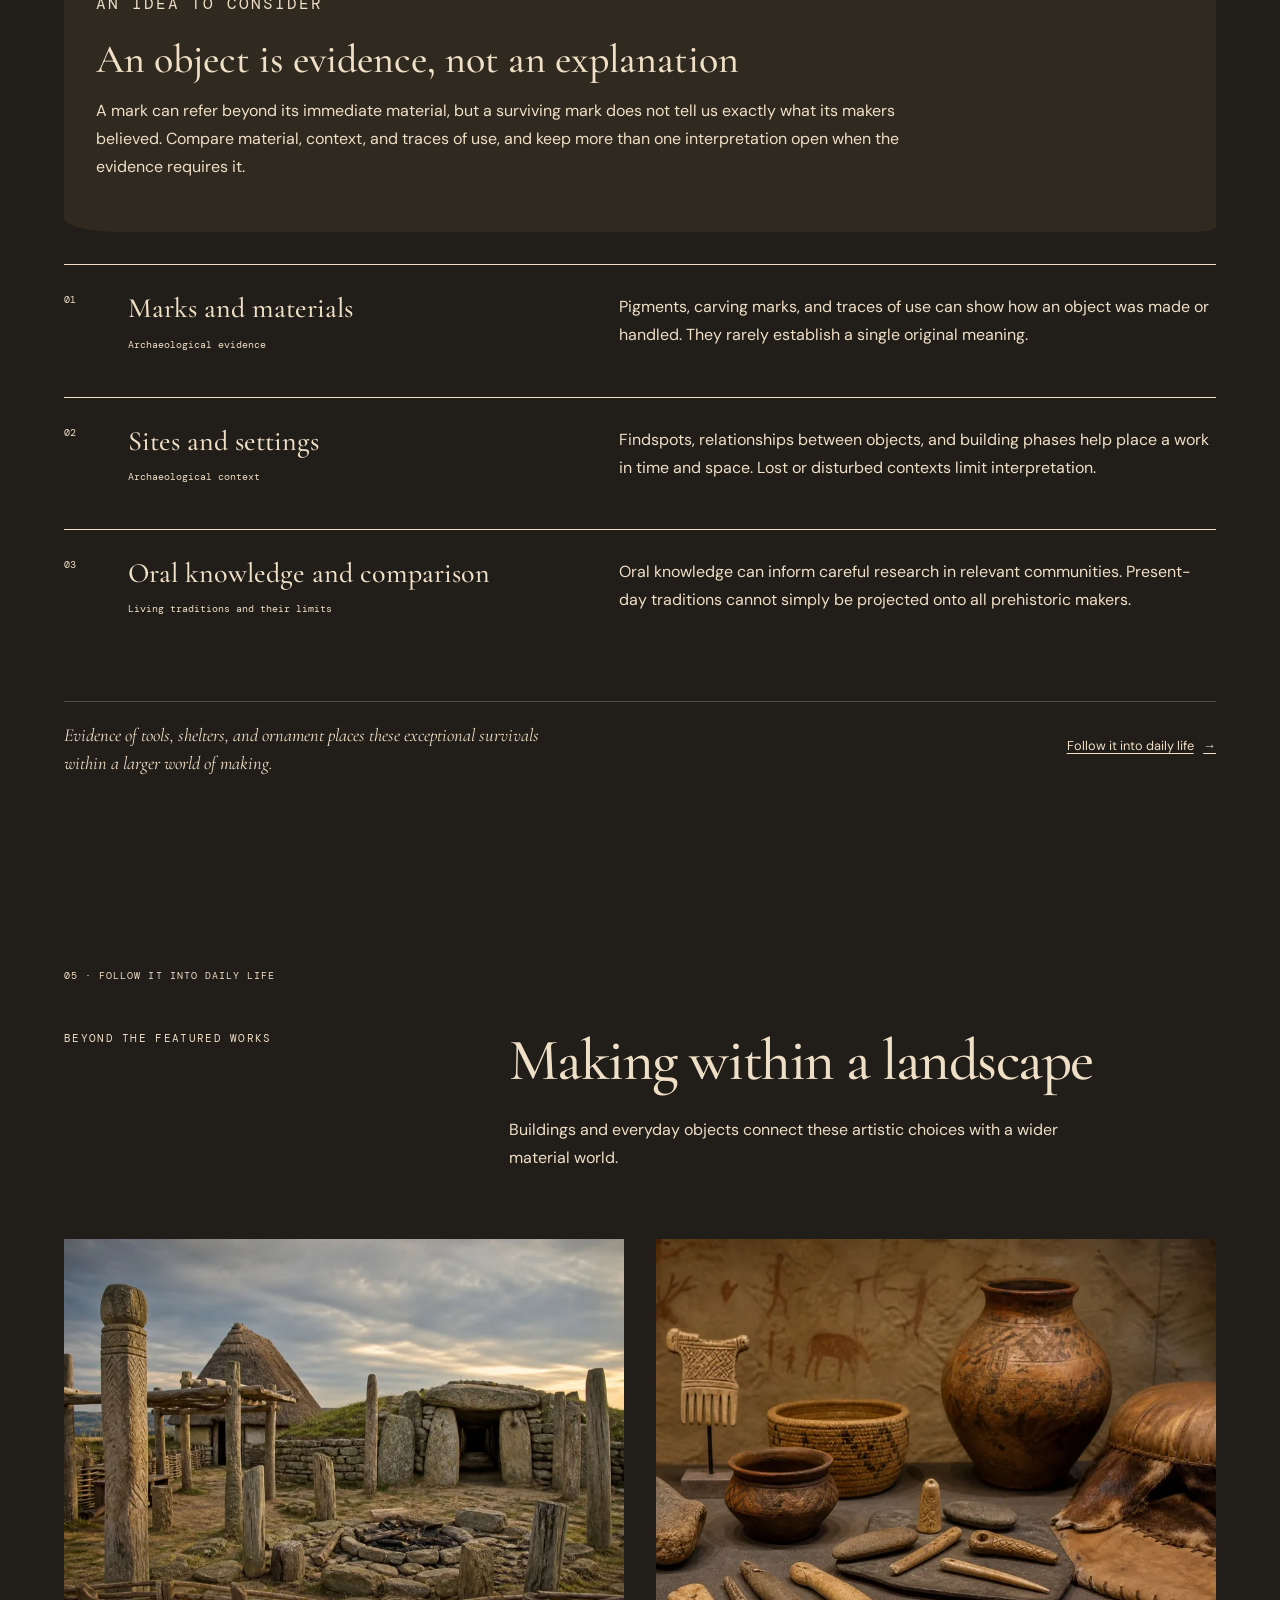
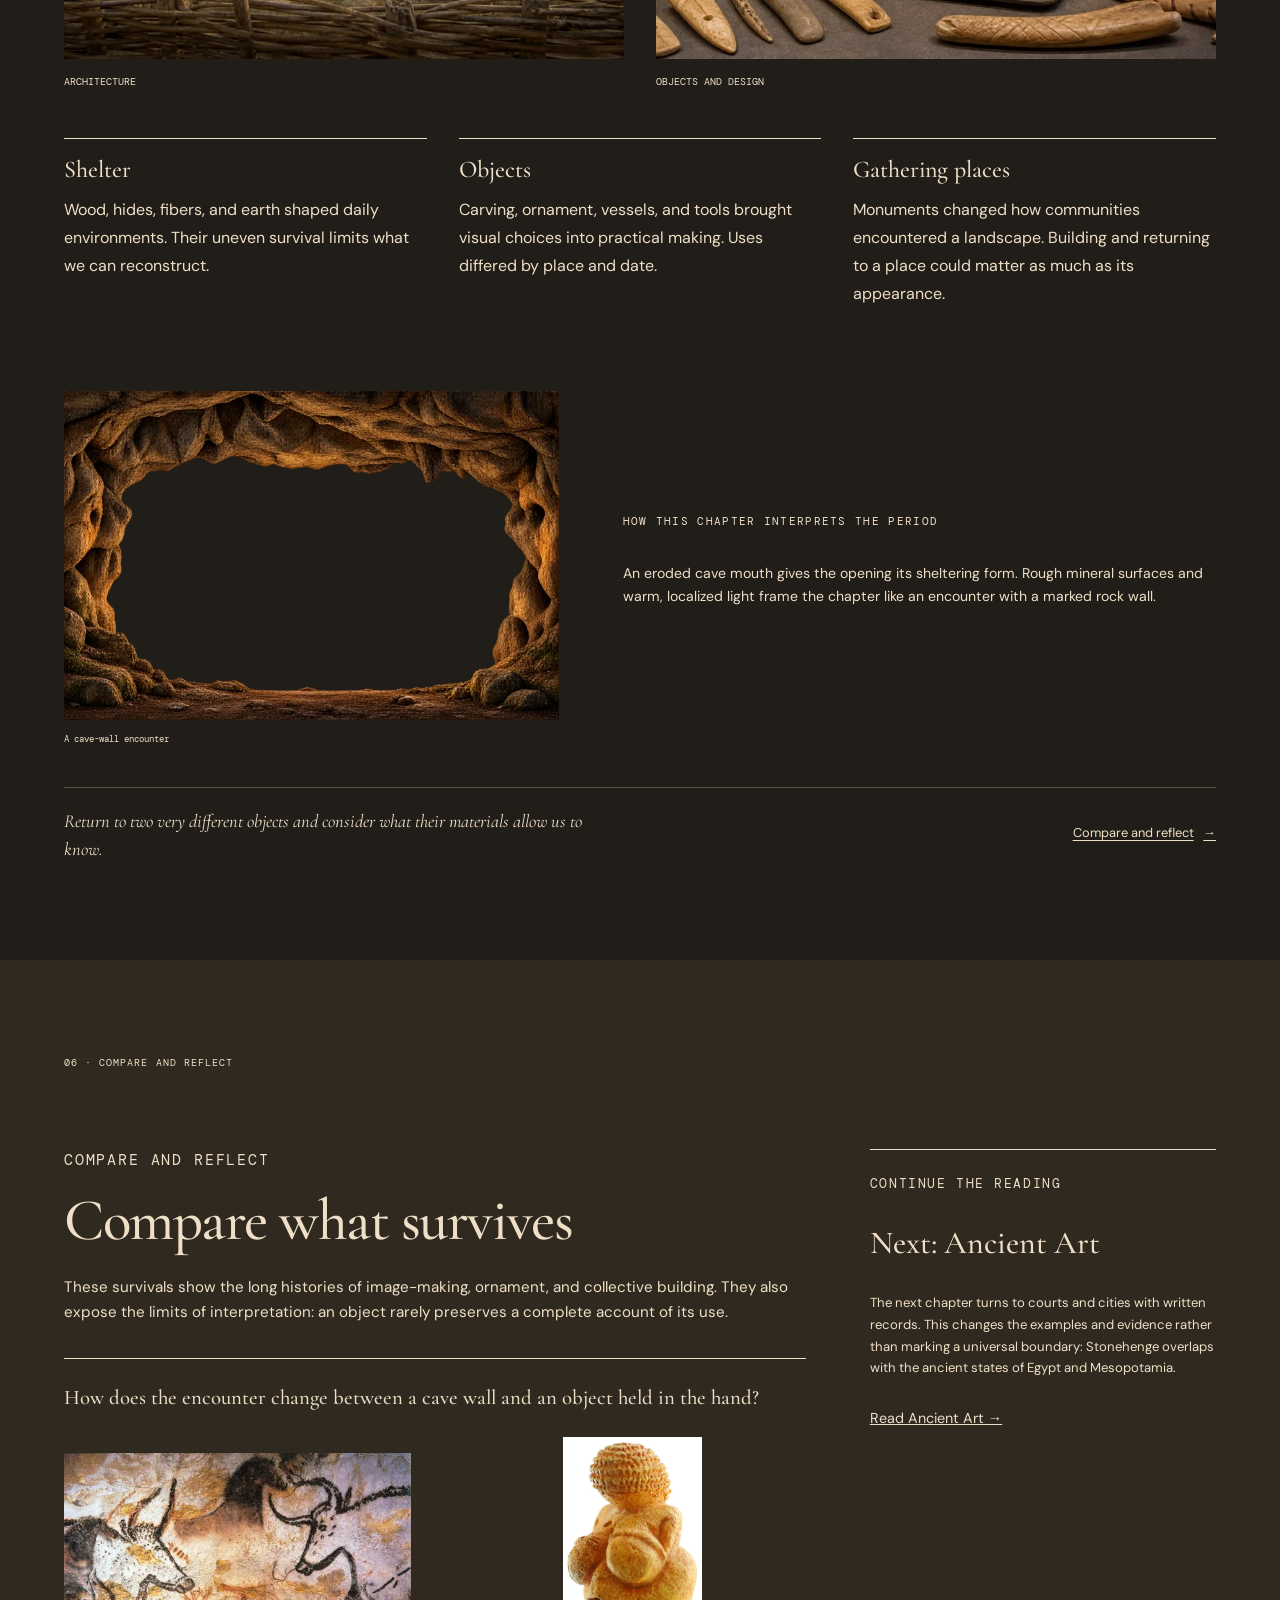
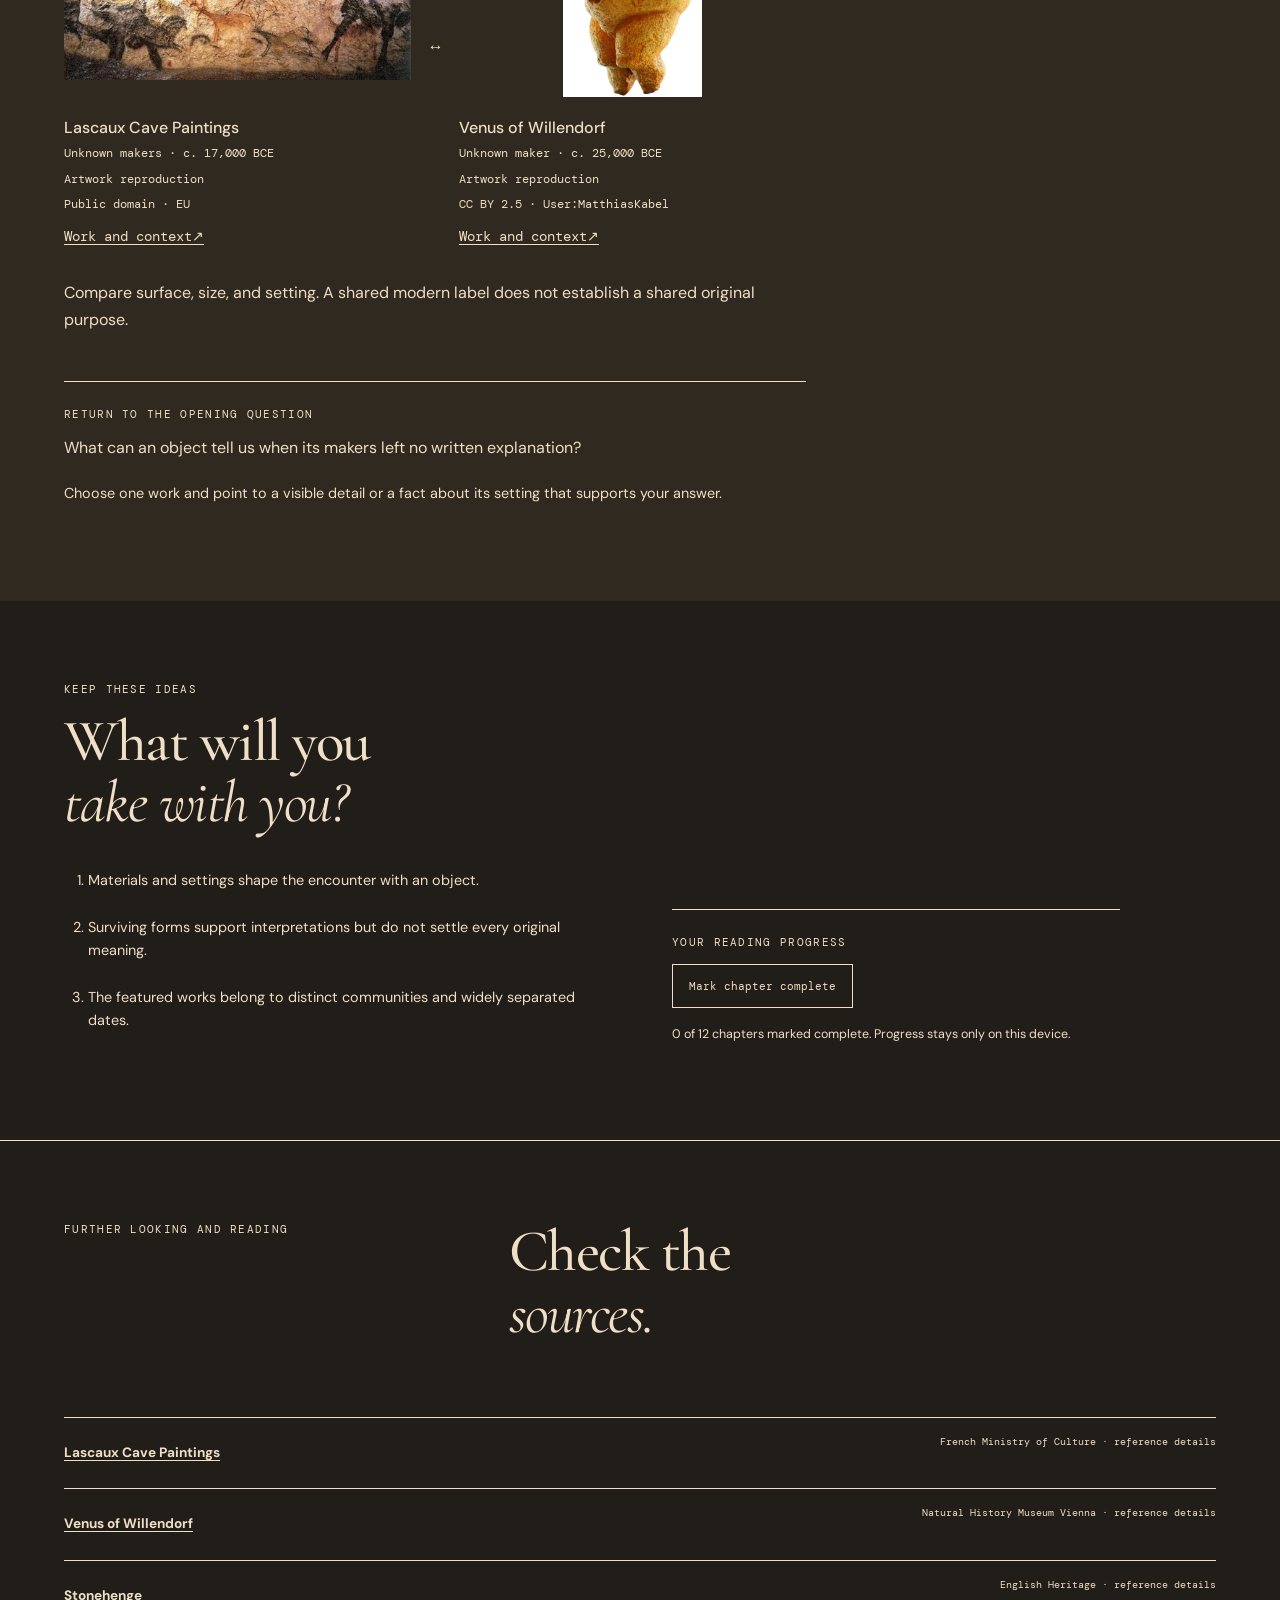
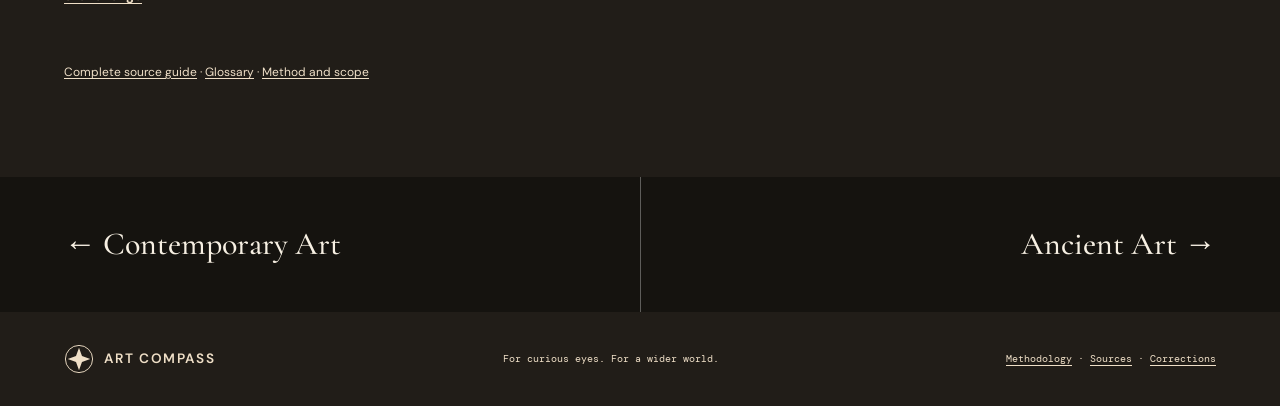
<file: explore.html>
<!doctype html><html lang="en"><head><meta charset="utf-8"><meta name="viewport" content="width=device-width,initial-scale=1,viewport-fit=cover"><meta name="description" content="Explore an art period through history, belief, literature, geography, culture, economics, politics, technology, fine art, architecture, and design."><meta name="referrer" content="no-referrer"><meta http-equiv="Content-Security-Policy" content="default-src 'self'; img-src 'self' data:; style-src 'self' 'unsafe-inline'; script-src 'self'; object-src 'none'; base-uri 'self'; form-action 'none'"><title>Explore the period — Art Compass</title><link rel="manifest" href="manifest.webmanifest"><link rel="icon" href="assets/favicon.svg"><link rel="stylesheet" href="css/fonts.css"><link rel="stylesheet" href="css/explore.css"><link rel="stylesheet" href="css/architecture.css"><link rel="stylesheet" href="css/mobile.css"><link rel="stylesheet" href="css/responsive-images.css"><link rel="stylesheet" href="css/motion.css"><link rel="stylesheet" href="css/reading.css"><script src="js/periods.js" defer></script><script src="js/chapter-guide.js" defer></script><script src="js/context.js" defer></script><script src="js/books-maps.js" defer></script><script src="js/story.js" defer></script><script src="js/learning.js" defer></script><script src="js/study-data.js" defer></script><script src="js/experience-data.js" defer></script><script src="js/work-records.js" defer></script><script src="js/artwork-media.js" defer></script><script src="js/world-map.js" defer></script><script src="js/art-direction.js" defer></script><script src="js/responsive-images.js" defer></script><script src="js/image-viewer.js" defer></script><script src="js/explore.js" defer></script><script src="js/period-experience.js" defer></script><script src="js/mobile.js" defer></script><script src="js/motion.js" defer></script></head><body>
<a class="skip-link" href="#content">Skip to content</a><header><a class="brand" href="./"><svg viewBox="0 0 32 32" aria-hidden="true"><circle cx="16" cy="16" r="14.5"/><path d="m16 4 3.2 8.8L28 16l-8.8 3.2L16 28l-3.2-8.8L4 16l8.8-3.2z"/><circle cx="16" cy="16" r="2"/></svg> ART COMPASS</a><div class="header-tools"><button id="motion-toggle" type="button" aria-pressed="false">Pause motion</button><a id="back-link" href="./">← Back to the journey</a></div></header><nav class="time-rail" aria-label="Art history timeline"><p><span>You are here</span><b id="time-now"></b></p><div id="time-stops"></div><label class="era-picker"><span class="sr-only">Choose an art period</span><select id="era-select"></select></label></nav><noscript><div class="noscript-note">The interactive explorer requires JavaScript. The <a href="sources.html">sources</a>, <a href="glossary.html">glossary</a>, and <a href="about.html">methodology</a> remain available without it.</div></noscript>
<main id="content">
<section class="explore-hero" aria-labelledby="title">
  <div class="hero-copy">
    <p class="overline" id="chapter"></p>
    <p class="hero-edition" id="hero-edition"></p>
    <h1 id="title">Art period</h1>
    <p class="story-thesis" id="story-thesis"></p>
    <p class="lede" id="summary"></p>
    <a class="down" href="#works-section">Encounter the art <svg class="arrow-icon" viewBox="0 0 24 24" aria-hidden="true"><path d="M5 5 19 19M5 19h14V5"/></svg></a>
  </div>
  <figure class="hero-artwork" id="hero-artwork"></figure>
  <div class="hero-colophon"><span id="design-treatment"></span><span id="hero-vocabulary"></span><span>Art Compass · A visual history</span></div>
</section>

<section class="chapter-guide" aria-labelledby="chapter-question">
  <div><p class="overline">A question to carry through the chapter</p><h2 id="chapter-question"></h2></div>
  <div><p class="reading-length" id="reading-length">Six sections</p><p class="chapter-scope" id="chapter-scope"></p></div>
</section>
<nav class="chapter-contents" aria-label="In this chapter" id="chapter-contents"></nav>

<section id="works-section" class="works-section story-act">
  <div class="section-intro"><p class="overline">Works and ways of looking</p><h2 id="works-heading"></h2><p id="works-intro"></p></div>
  <div class="works-list" id="works"></div>
</section>

<section id="seeing" class="seeing-section story-act">
  <div><p class="overline">The visual language</p><h2 id="seeing-heading"></h2><p id="story-seeing"></p><p class="glossary-jump" id="glossary-jump"></p><div class="visual-dna" id="visual-dna"></div></div>
  <div class="visual-lab" id="visual-lab" aria-labelledby="lab-title"></div>
</section>

<section class="map-section story-act" id="world">
  <div class="section-intro"><p class="overline">Places, people, and conditions</p><h2 id="world-heading"></h2><p id="story-world"></p></div>
  <div class="map-frame"><svg id="period-map" viewBox="0 0 1000 500" role="img" aria-labelledby="map-title map-description"><title id="map-title"></title><desc id="map-description"></desc><g id="map-countries"></g></svg><div class="map-legend"><span><i class="core-key"></i><span id="map-core-label">Selected centers and traditions</span></span><span><i class="influence-key"></i><span id="map-influence-label">Exchange and reception</span></span></div><p id="map-note"></p><details class="map-text"><summary>Read the highlighted regions as text</summary><div id="map-regions"></div></details><div class="exchange-route"><p id="exchange-route"></p></div></div>
  <div class="context-section" id="origins"><h3 id="exchange">Three connections to the works</h3><div class="context-cases" id="exchange-list"></div></div>
  <div class="parallel-worlds"><p class="overline">Other histories at the same time</p><div id="parallel-worlds"></div></div>
</section>

<section class="books-section story-act" id="ideas">
  <div class="section-intro"><p class="overline" id="ideas-label">Texts and questions</p><h2 id="ideas-heading"></h2><p id="ideas-intro"></p></div>
  <div class="idea-study" id="idea-study"></div><div class="books-list" id="books-list"></div>
</section>

<section class="design-section story-act" id="design">
  <div class="section-intro"><p class="overline">Beyond the featured works</p><h2 id="design-heading"></h2><p>Buildings and everyday objects connect these artistic choices with a wider material world.</p></div>
  <div class="visual-gallery"><figure><img id="architecture-image" src="" alt="" loading="lazy"><figcaption><b>Architecture</b></figcaption></figure><figure><img id="design-image" src="" alt="" loading="lazy"><figcaption><b>Objects and design</b></figcaption></figure></div>
  <div class="design-notes" id="design-notes"></div>
  <aside class="design-note"><span class="overline">How this chapter interprets the period</span><p id="design-note"></p></aside>
</section>

<section class="legacy-section story-act" id="legacy">
  <div><p class="overline">Compare and reflect</p><h2 id="legacy-heading"></h2><p id="story-legacy"></p><div class="era-compare" id="era-compare"></div><div class="reflection"><p class="overline">Return to the opening question</p><p id="reflection-prompt"></p><p class="reflection-cue">Choose one work and point to a visible detail or a fact about its setting that supports your answer.</p></div></div>
  <aside><p class="overline">Continue the reading</p><h3 id="next-reading-title"></h3><p id="story-transition"></p><a class="next-reading-link" id="next-reading" href="#"></a></aside>
</section>

<section class="learning-lab" id="synthesis"><div><p class="overline">Keep these ideas</p><h2>What will you <br><em>take with you?</em></h2><ol id="takeaways"></ol></div><div class="reading-progress"><p class="overline">Your reading progress</p><button type="button" id="mark-complete">Mark chapter complete</button><p id="progress-status"></p></div></section>

<section id="sources" class="era-sources"><div><p class="overline">Further looking and reading</p><h2>Check the <br><em>sources.</em></h2></div><ul id="era-sources"></ul><p><a href="sources.html">Complete source guide</a> · <a href="glossary.html">Glossary</a> · <a href="about.html">Method and scope</a></p></section>
<nav class="period-nav" aria-label="Adjacent art periods"><a id="previous" href="#"></a><a id="next" href="#"></a></nav>
</main>
<dialog class="image-viewer" id="image-viewer" aria-label="Artwork viewer" aria-describedby="viewer-caption"><div class="viewer-toolbar"><button type="button" id="viewer-zoom" aria-pressed="false">Zoom in</button><button type="button" id="viewer-close" aria-label="Close full image">Close ×</button></div><figure><div class="viewer-image-stage" tabindex="0" role="region" aria-label="Artwork; scroll to explore when zoomed"><img id="viewer-image" alt="" hidden></div><p id="viewer-status" role="status" aria-live="polite"></p><figcaption id="viewer-caption"></figcaption></figure></dialog>
<footer><a class="brand" href="./"><svg viewBox="0 0 32 32" aria-hidden="true"><circle cx="16" cy="16" r="14.5"/><path d="m16 4 3.2 8.8L28 16l-8.8 3.2L16 28l-3.2-8.8L4 16l8.8-3.2z"/><circle cx="16" cy="16" r="2"/></svg> ART COMPASS</a><p>For curious eyes. For a wider world.</p><p><a href="about.html">Methodology</a> · <a href="sources.html">Sources</a> · <a href="corrections.html">Corrections</a></p></footer></body></html>
</file>
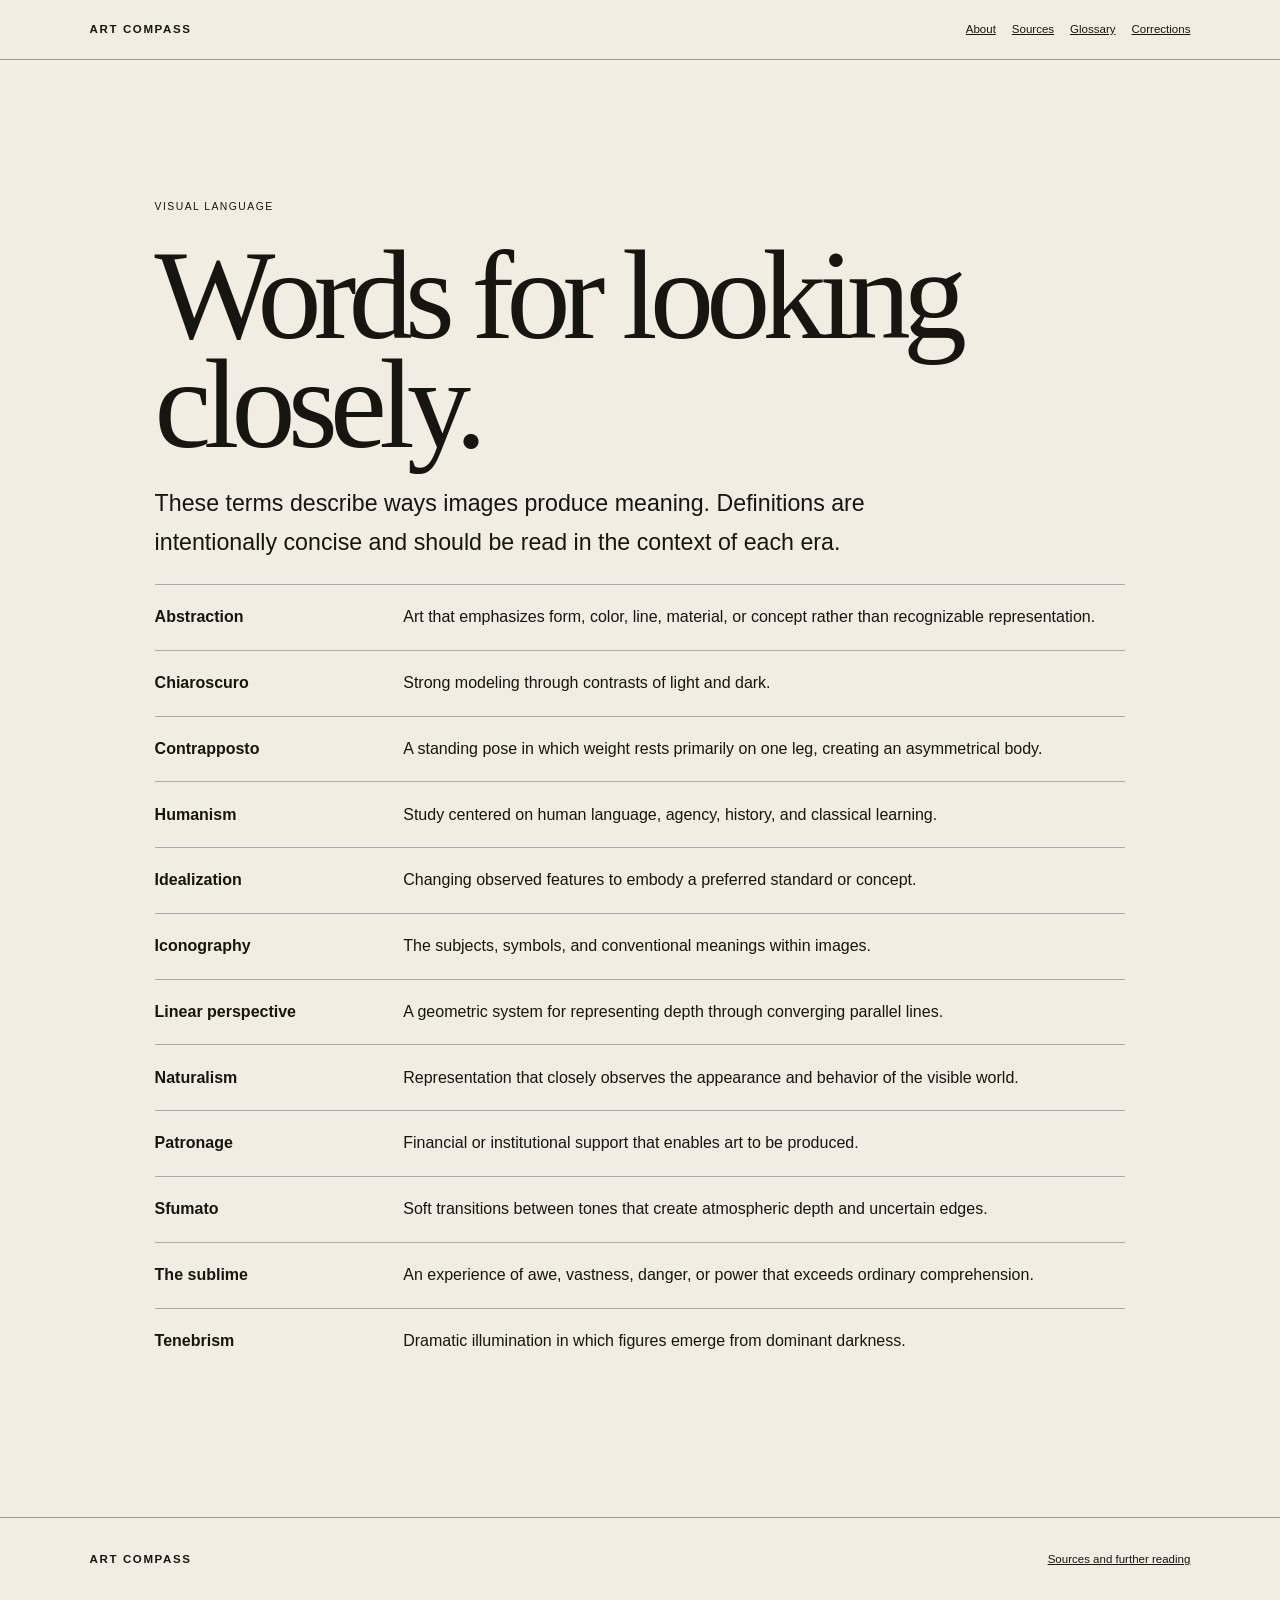
<file: glossary.html>
<!doctype html><html lang="en"><head><meta charset="utf-8"><meta name="viewport" content="width=device-width,initial-scale=1"><meta name="description" content="A concise glossary of visual and historical terms used by Art Compass."><meta name="referrer" content="no-referrer"><meta http-equiv="Content-Security-Policy" content="default-src 'self'; style-src 'self'; img-src 'self' data:; script-src 'none'; object-src 'none'; base-uri 'self'; form-action 'none'"><title>Glossary — Art Compass</title><link rel="icon" href="assets/favicon.svg"><link rel="stylesheet" href="css/info.css"></head><body><a class="skip-link" href="#content">Skip to content</a><header><a class="brand" href="./">ART COMPASS</a><nav><a href="about.html">About</a><a href="sources.html">Sources</a><a href="glossary.html" aria-current="page">Glossary</a><a href="corrections.html">Corrections</a></nav></header><main id="content"><p class="eyebrow">Visual language</p><h1>Words for looking closely.</h1><p class="lede">These terms describe ways images produce meaning. Definitions are intentionally concise and should be read in the context of each era.</p><dl class="term-list" id="terms"><!-- reference:terms -->
<div id="term-abstraction"><dt>Abstraction</dt><dd>Art that emphasizes form, color, line, material, or concept rather than recognizable representation.</dd></div><div id="term-chiaroscuro"><dt>Chiaroscuro</dt><dd>Strong modeling through contrasts of light and dark.</dd></div><div id="term-contrapposto"><dt>Contrapposto</dt><dd>A standing pose in which weight rests primarily on one leg, creating an asymmetrical body.</dd></div><div id="term-humanism"><dt>Humanism</dt><dd>Study centered on human language, agency, history, and classical learning.</dd></div><div id="term-idealization"><dt>Idealization</dt><dd>Changing observed features to embody a preferred standard or concept.</dd></div><div id="term-iconography"><dt>Iconography</dt><dd>The subjects, symbols, and conventional meanings within images.</dd></div><div id="term-linear-perspective"><dt>Linear perspective</dt><dd>A geometric system for representing depth through converging parallel lines.</dd></div><div id="term-naturalism"><dt>Naturalism</dt><dd>Representation that closely observes the appearance and behavior of the visible world.</dd></div><div id="term-patronage"><dt>Patronage</dt><dd>Financial or institutional support that enables art to be produced.</dd></div><div id="term-sfumato"><dt>Sfumato</dt><dd>Soft transitions between tones that create atmospheric depth and uncertain edges.</dd></div><div id="term-the-sublime"><dt>The sublime</dt><dd>An experience of awe, vastness, danger, or power that exceeds ordinary comprehension.</dd></div><div id="term-tenebrism"><dt>Tenebrism</dt><dd>Dramatic illumination in which figures emerge from dominant darkness.</dd></div>
<!-- /reference:terms --></dl></main><footer><a class="brand" href="./">ART COMPASS</a><p><a href="sources.html">Sources and further reading</a></p></footer></body></html>
</file>
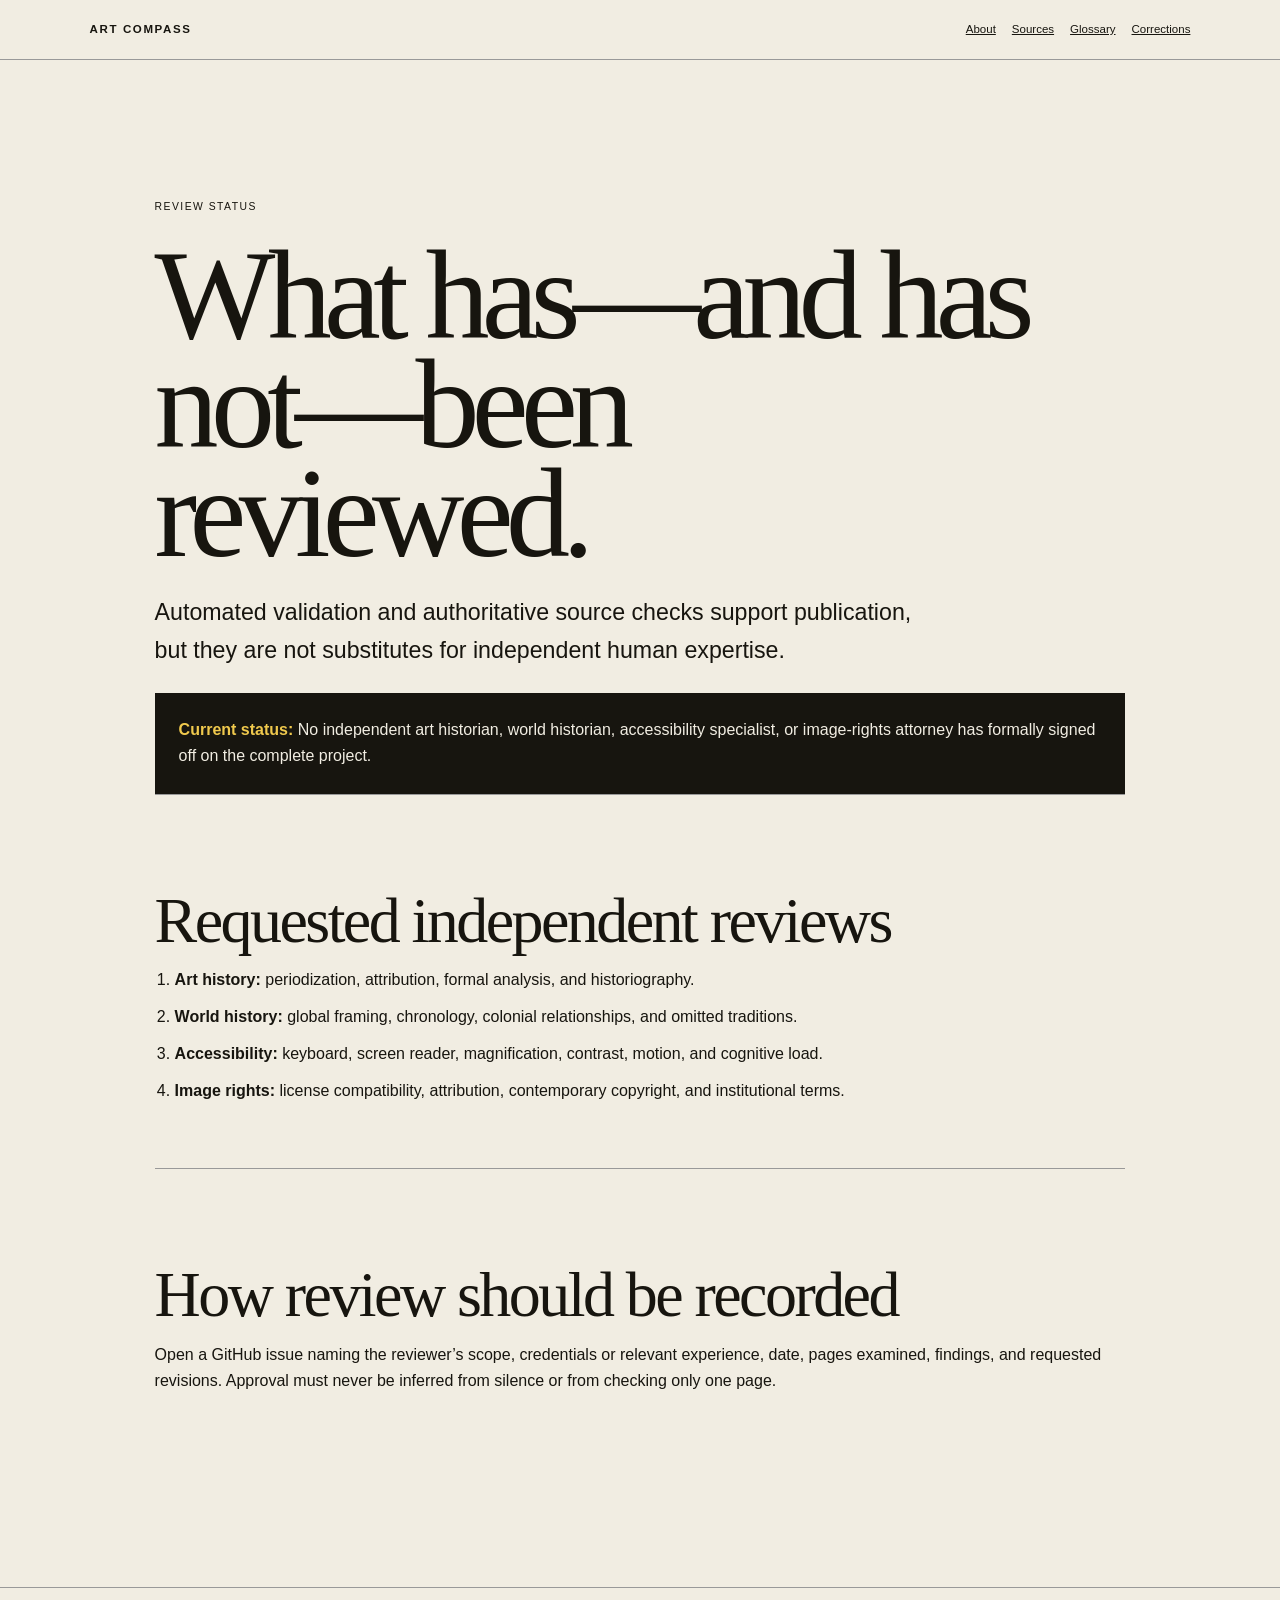
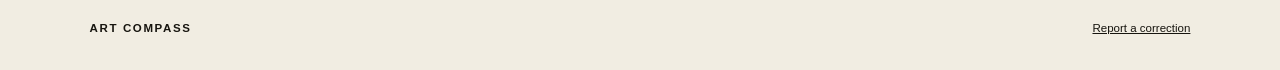
<file: review.html>
<!doctype html><html lang="en"><head><meta charset="utf-8"><meta name="viewport" content="width=device-width,initial-scale=1"><meta name="description" content="Independent review status and review criteria for Art Compass."><meta name="referrer" content="no-referrer"><meta http-equiv="Content-Security-Policy" content="default-src 'self'; style-src 'self'; img-src 'self' data:; script-src 'none'; object-src 'none'; base-uri 'self'; form-action 'none'"><title>Review status — Art Compass</title><link rel="icon" href="assets/favicon.svg"><link rel="stylesheet" href="css/info.css"></head><body><a class="skip-link" href="#content">Skip to content</a><header><a class="brand" href="./">ART COMPASS</a><nav><a href="about.html">About</a><a href="sources.html">Sources</a><a href="glossary.html">Glossary</a><a href="corrections.html">Corrections</a></nav></header><main id="content"><p class="eyebrow">Review status</p><h1>What has—and has not—been reviewed.</h1><p class="lede">Automated validation and authoritative source checks support publication, but they are not substitutes for independent human expertise.</p><div class="notice"><strong>Current status:</strong> No independent art historian, world historian, accessibility specialist, or image-rights attorney has formally signed off on the complete project.</div><section><h2>Requested independent reviews</h2><ol><li><strong>Art history:</strong> periodization, attribution, formal analysis, and historiography.</li><li><strong>World history:</strong> global framing, chronology, colonial relationships, and omitted traditions.</li><li><strong>Accessibility:</strong> keyboard, screen reader, magnification, contrast, motion, and cognitive load.</li><li><strong>Image rights:</strong> license compatibility, attribution, contemporary copyright, and institutional terms.</li></ol></section><section><h2>How review should be recorded</h2><p>Open a GitHub issue naming the reviewer’s scope, credentials or relevant experience, date, pages examined, findings, and requested revisions. Approval must never be inferred from silence or from checking only one page.</p></section></main><footer><a class="brand" href="./">ART COMPASS</a><p><a href="corrections.html">Report a correction</a></p></footer></body></html>
</file>
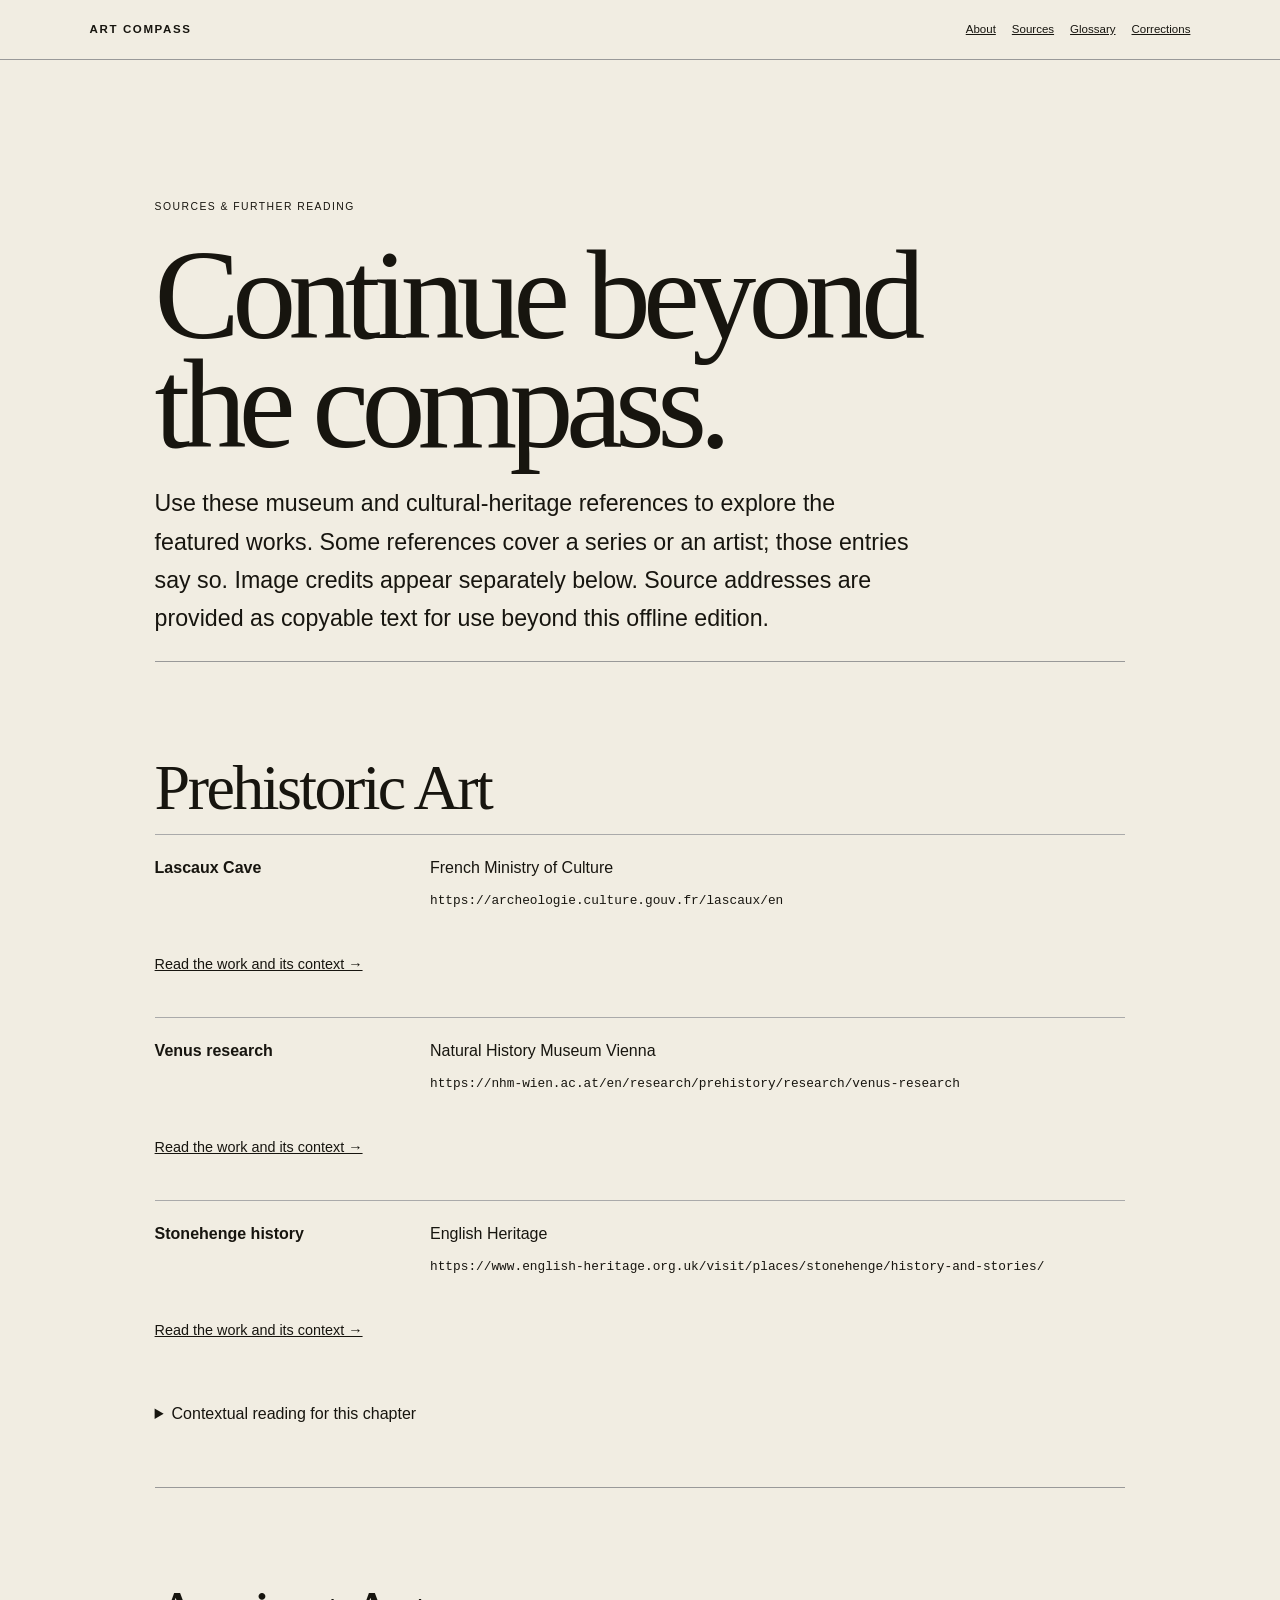
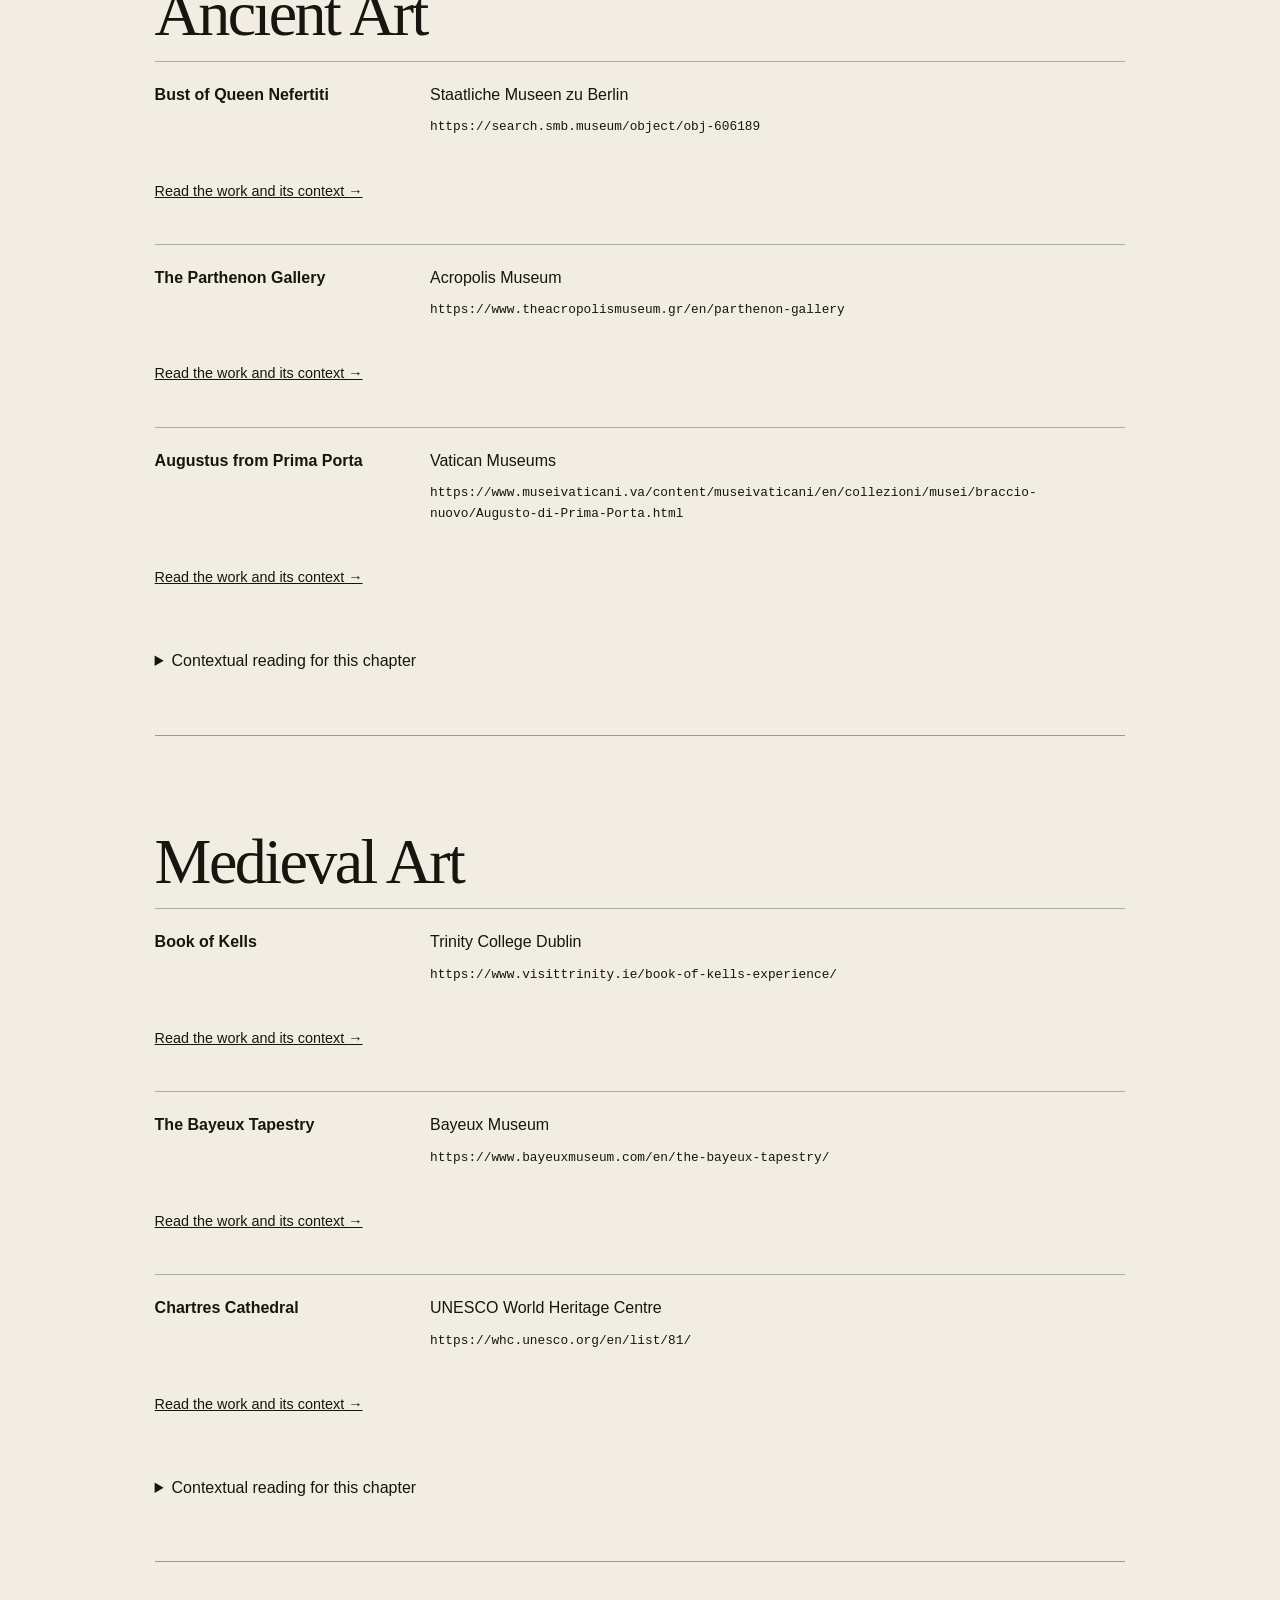
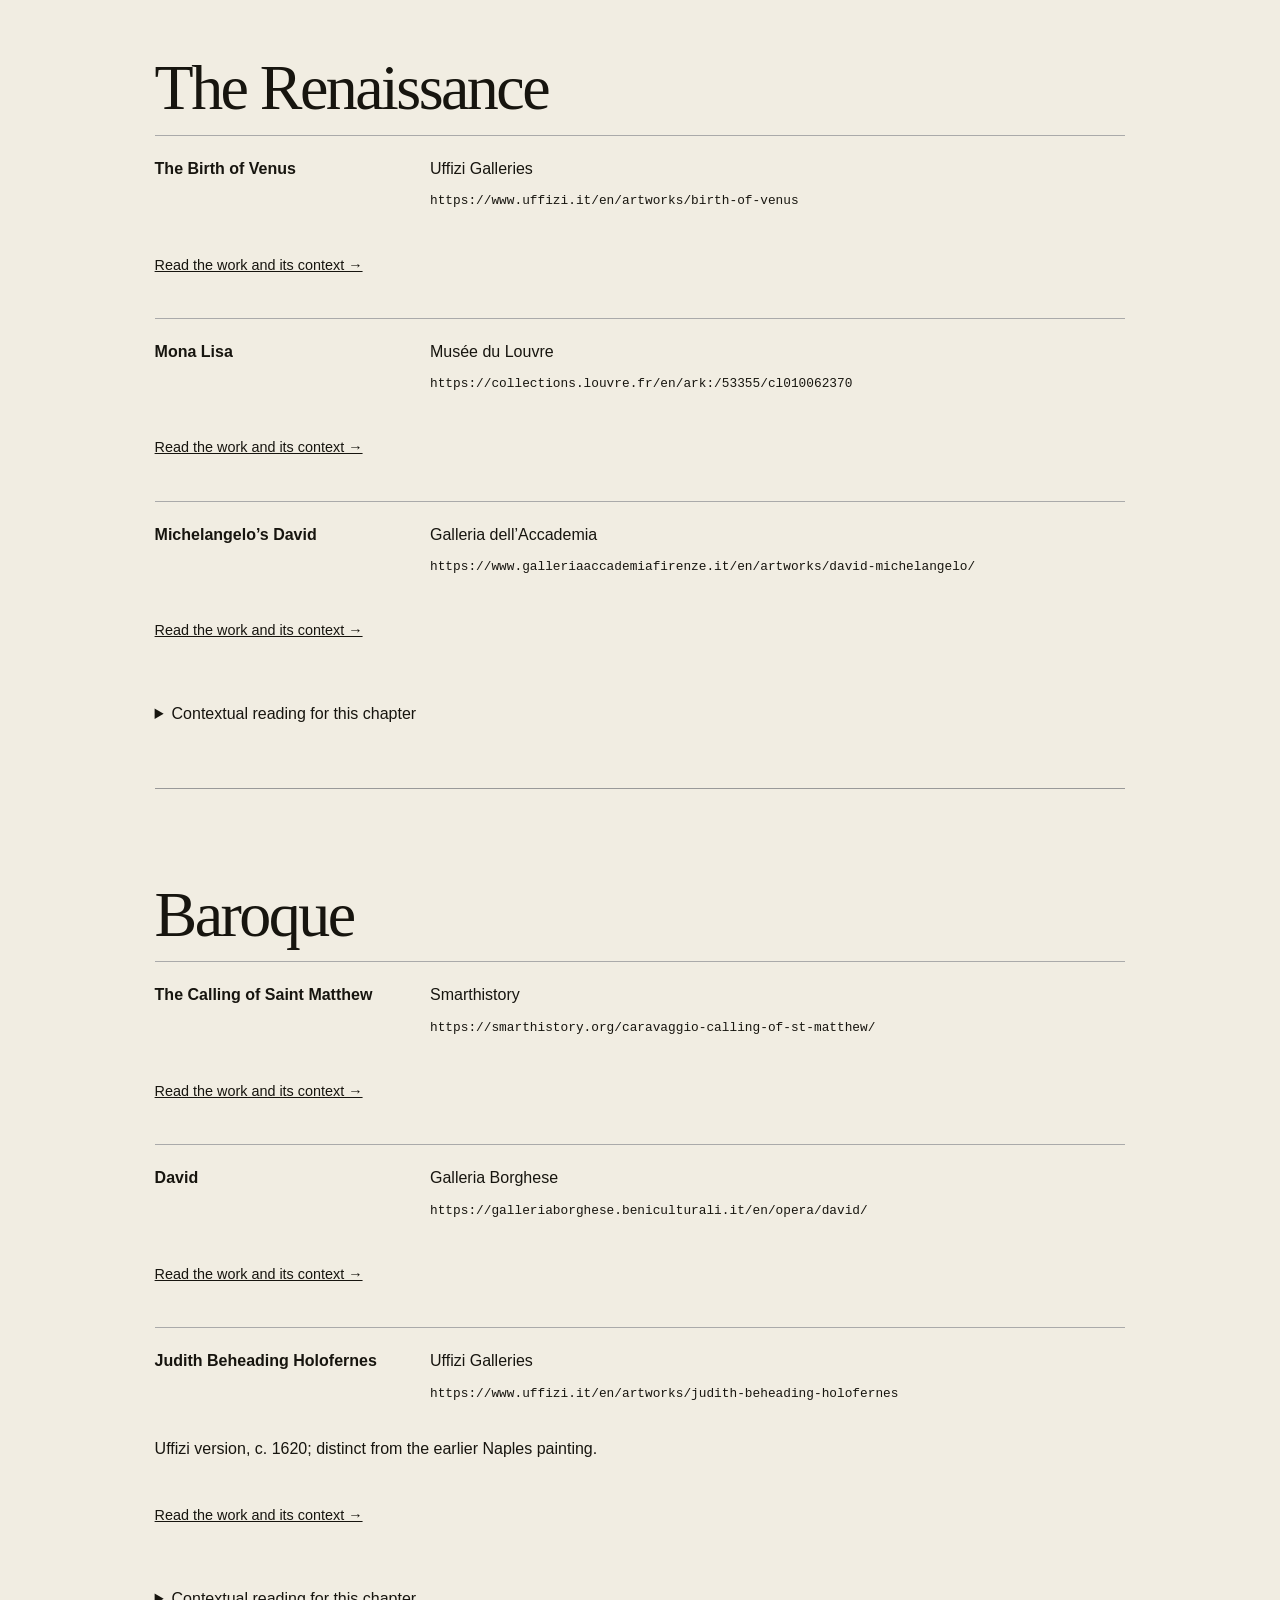
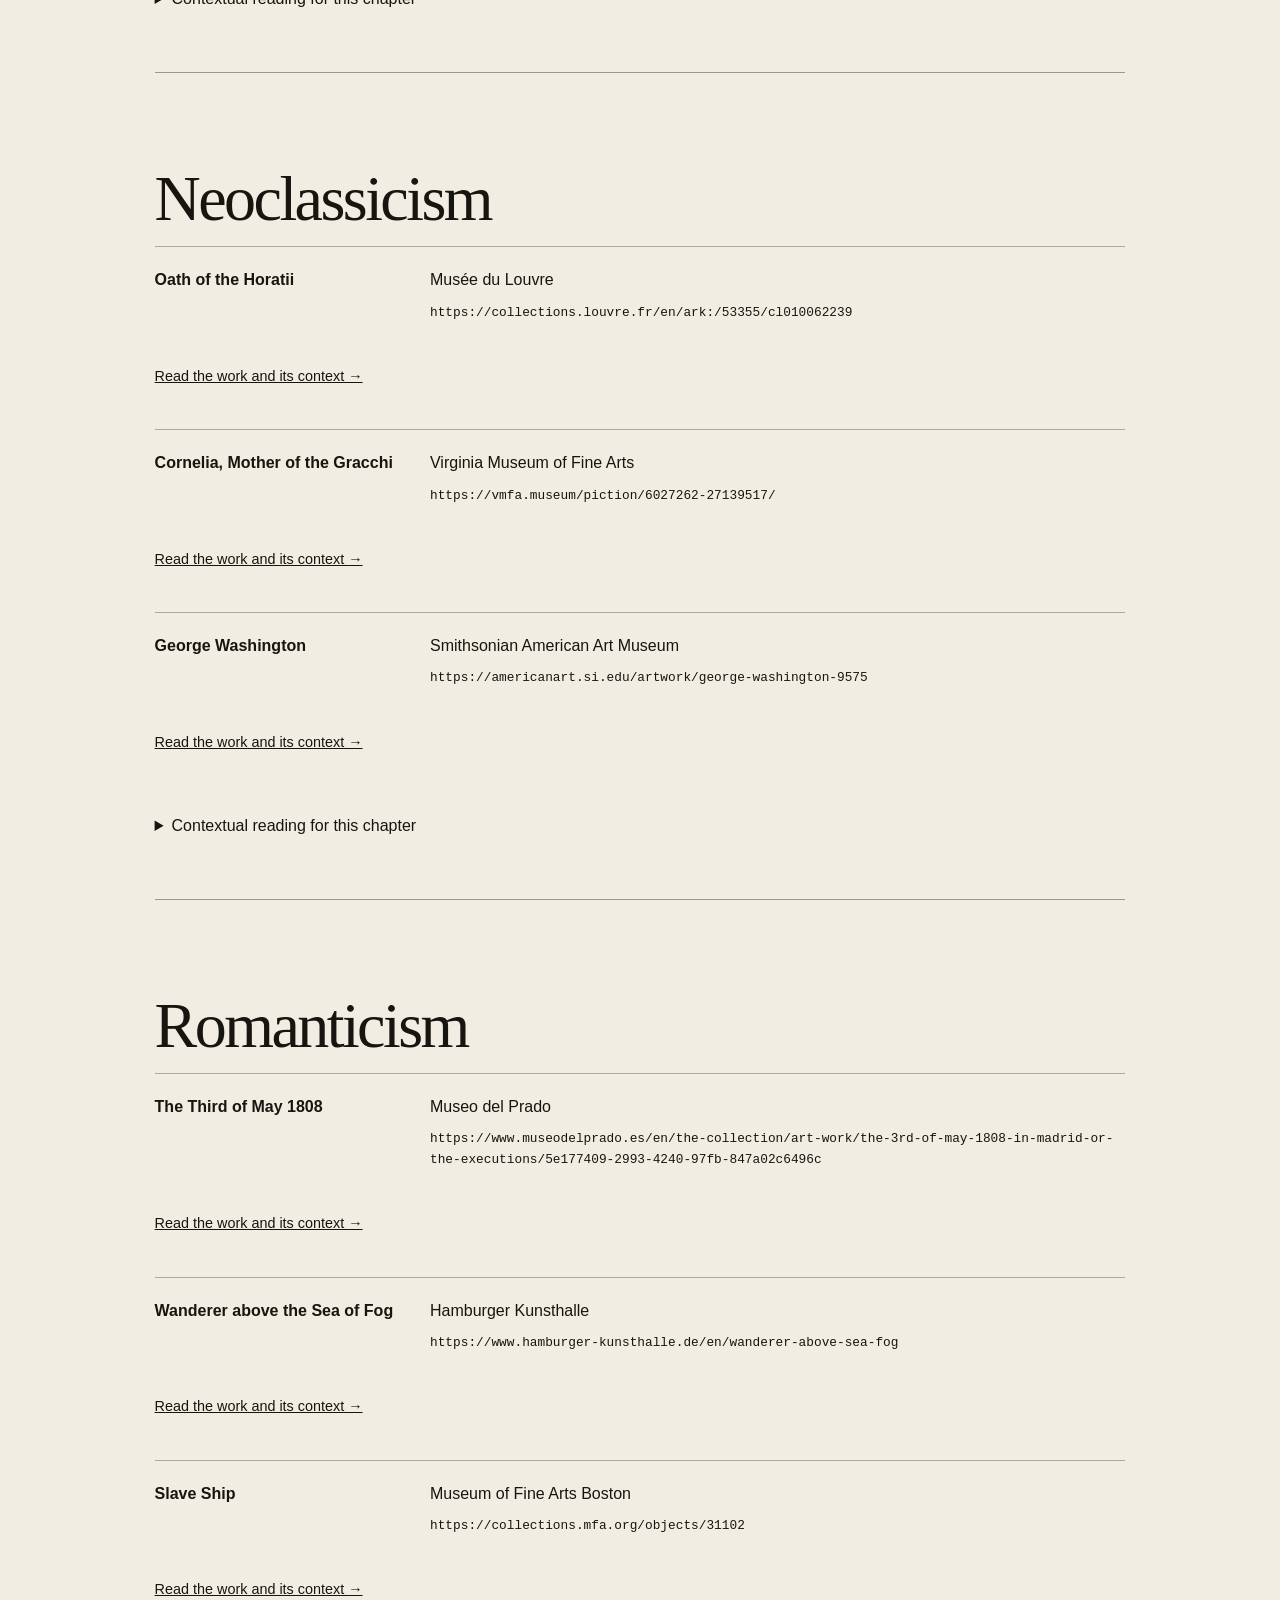
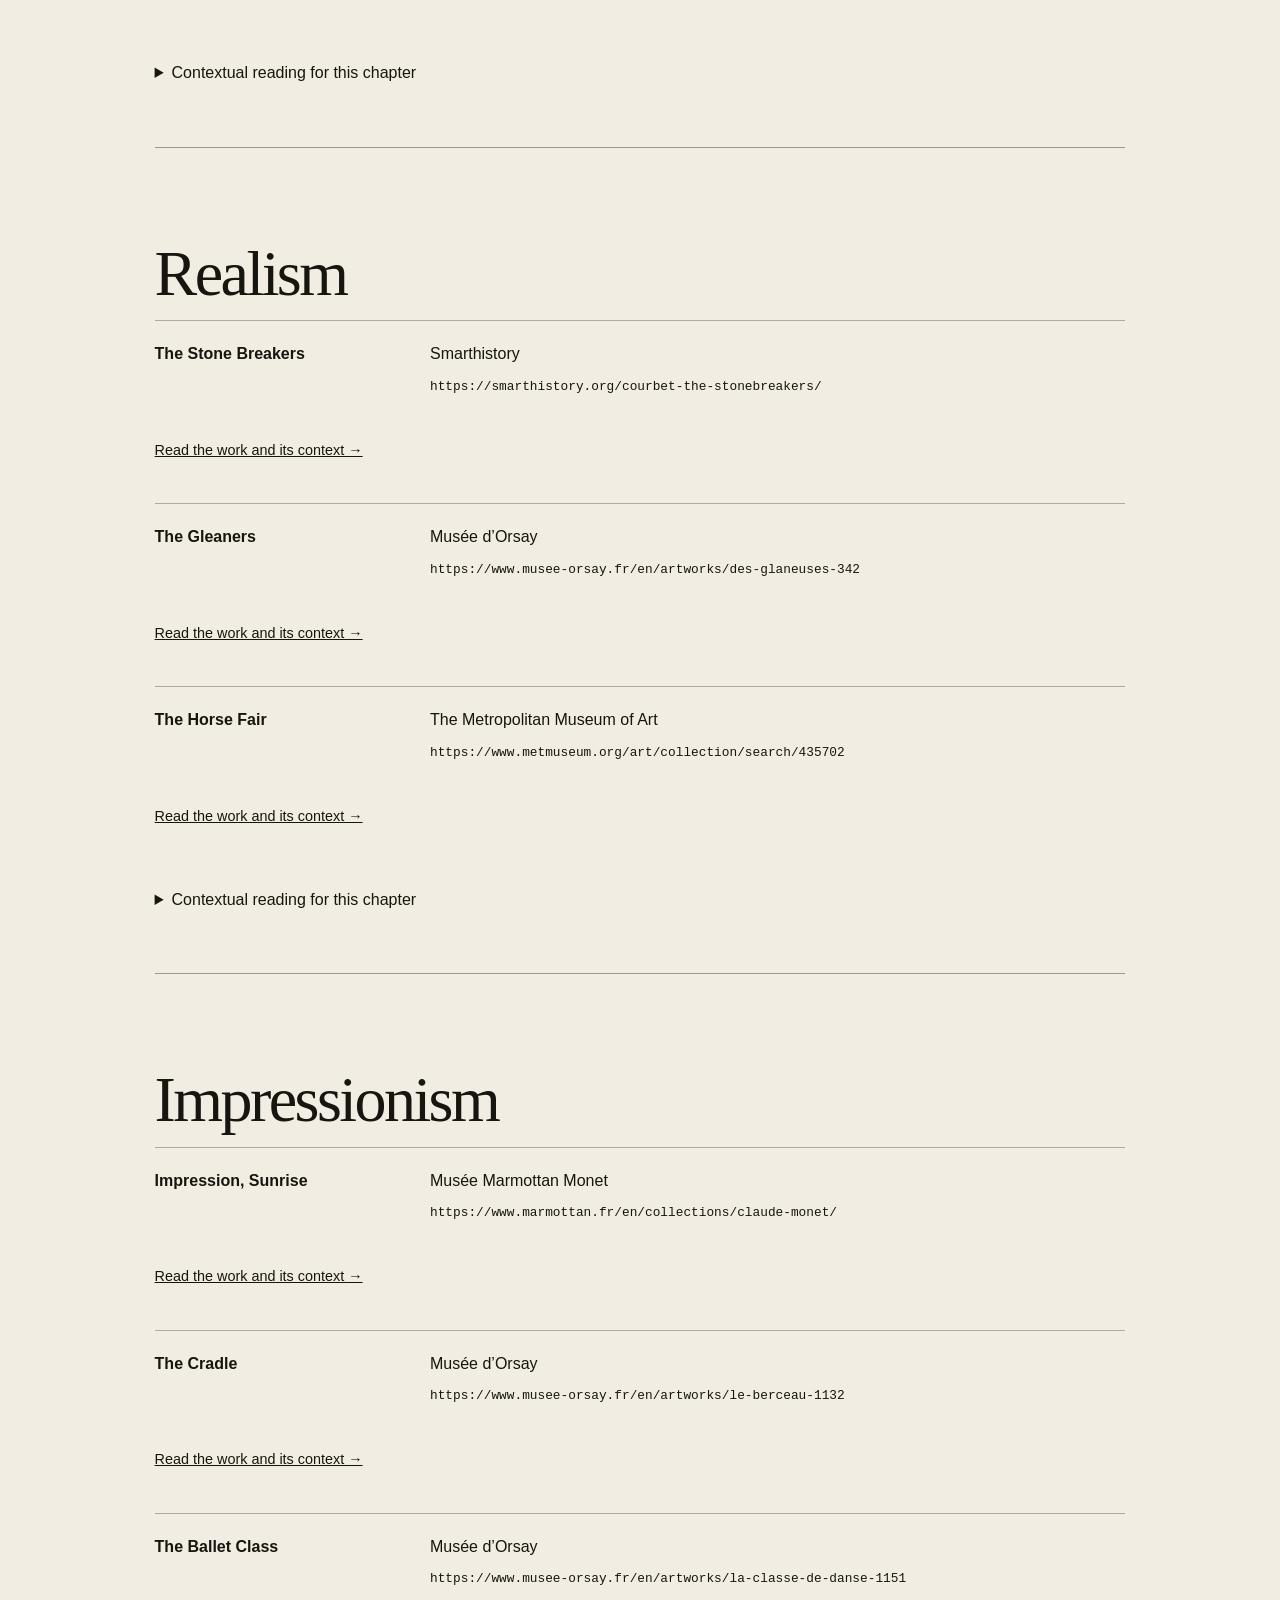
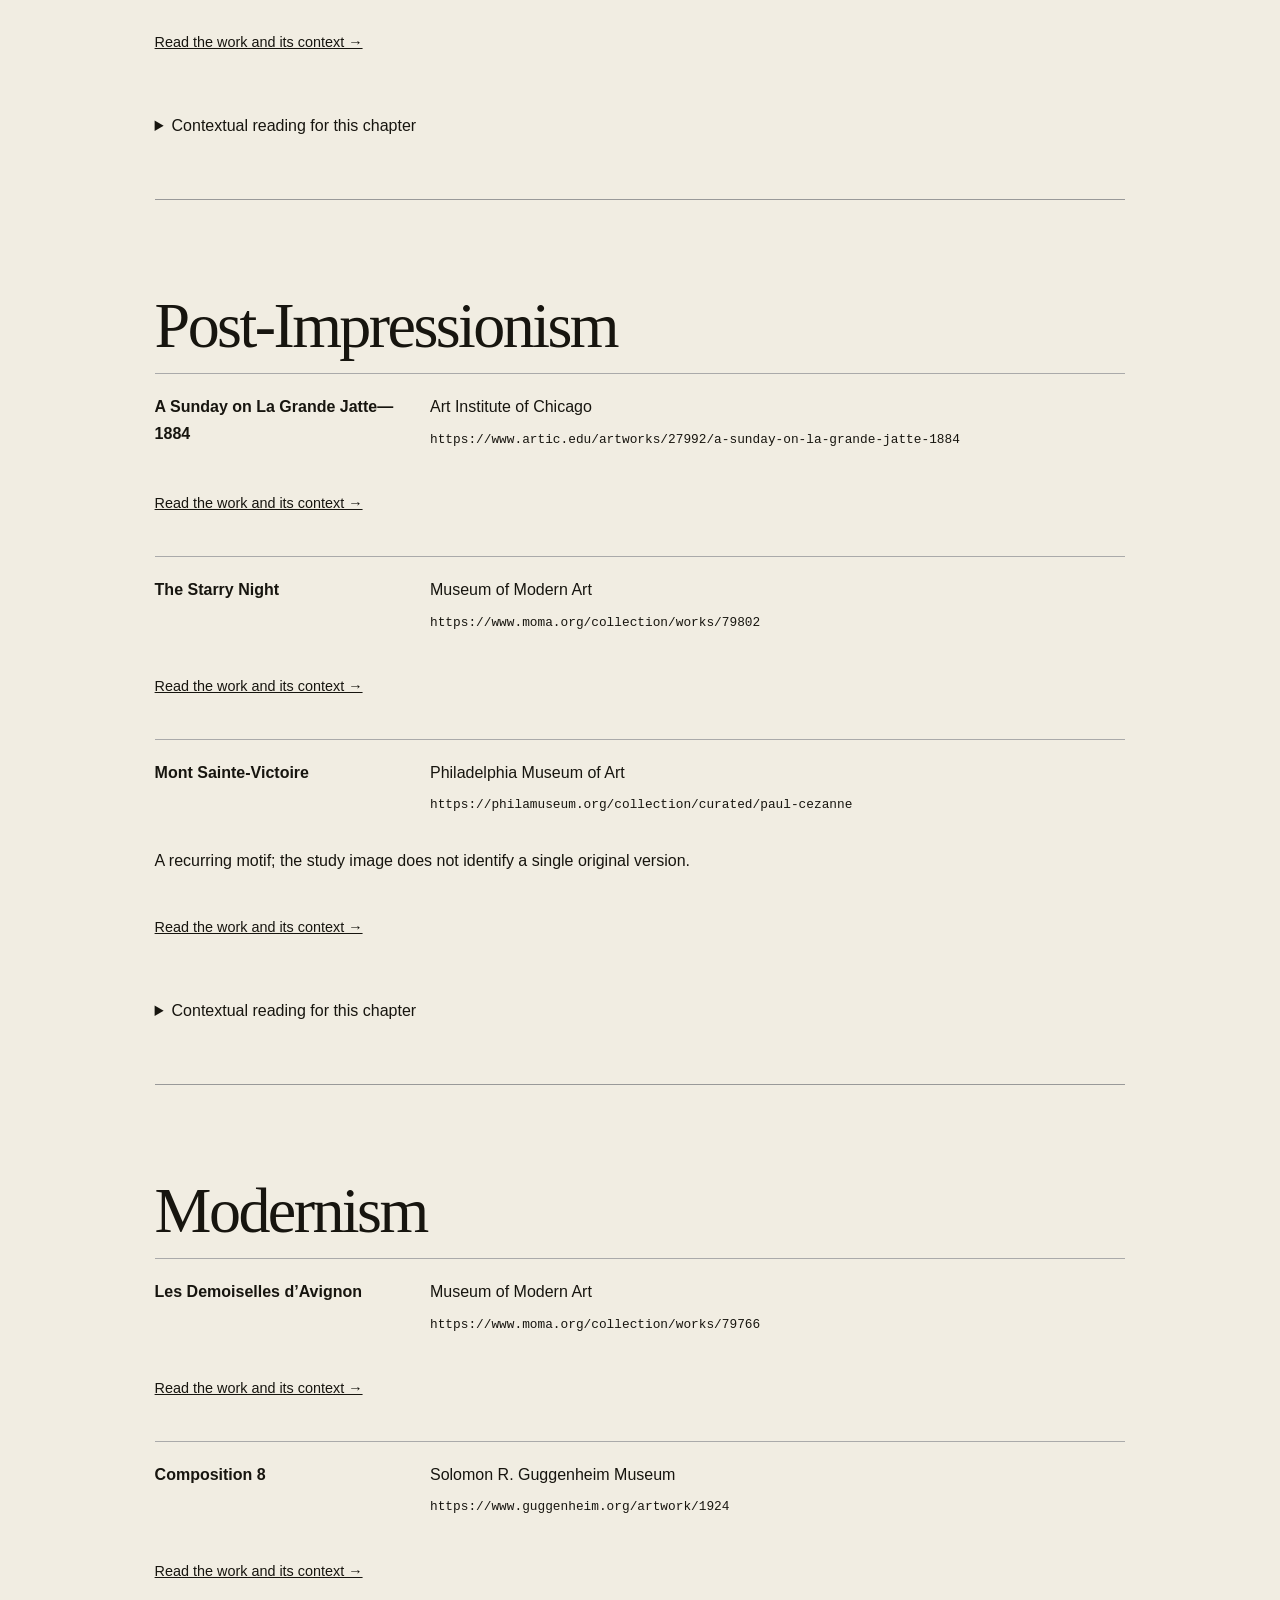
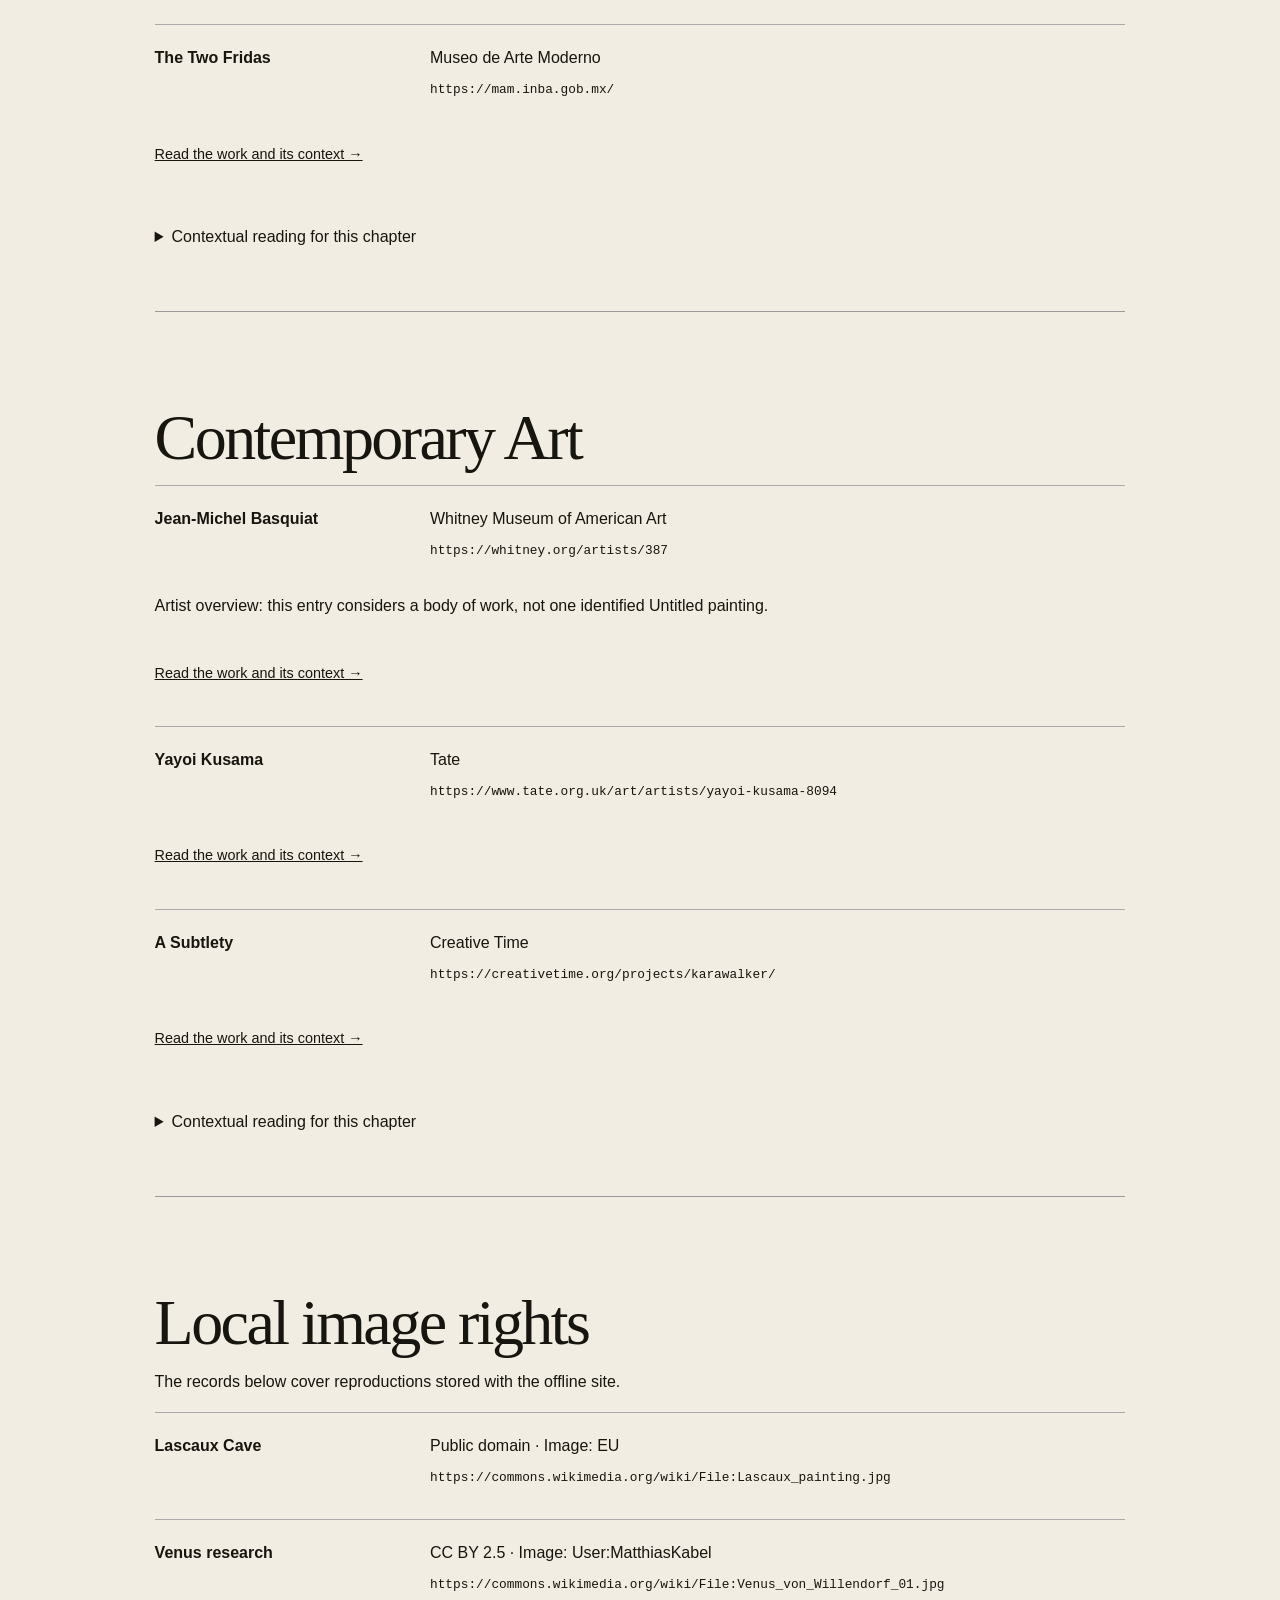
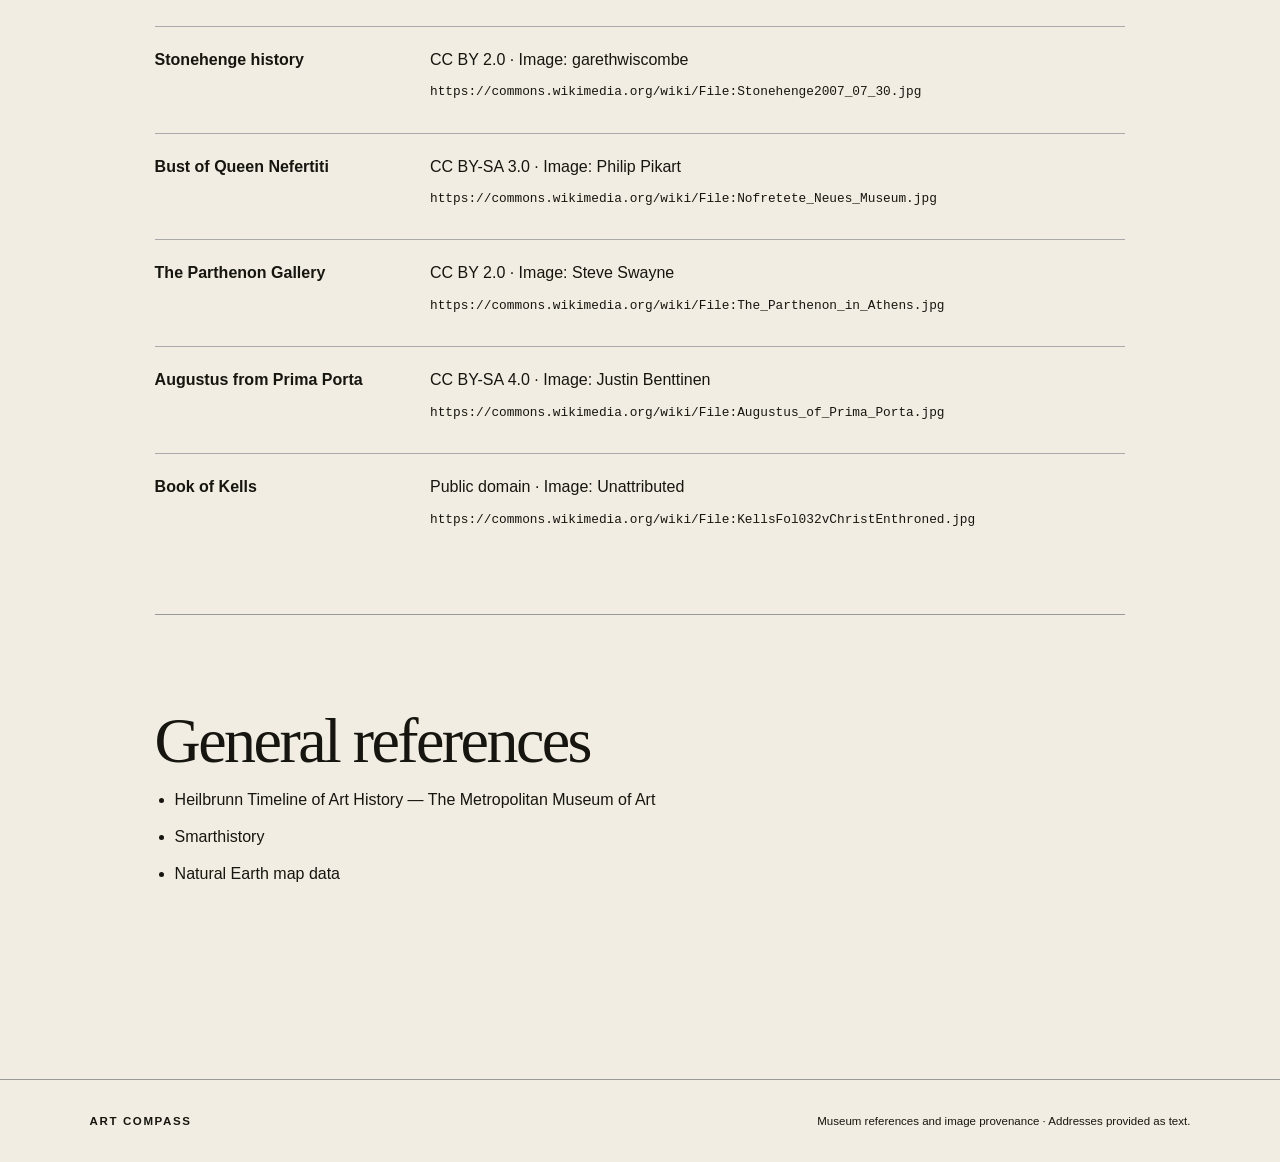
<file: sources.html>
<!doctype html>
<html lang="en"><head><meta charset="utf-8"><meta name="viewport" content="width=device-width,initial-scale=1"><meta name="description" content="Sources, collection records, image rights, and further reading used by Art Compass."><meta name="referrer" content="no-referrer"><meta http-equiv="Content-Security-Policy" content="default-src 'self'; style-src 'self'; img-src 'self' data:; script-src 'none'; object-src 'none'; base-uri 'self'; form-action 'none'"><title>Sources — Art Compass</title><link rel="icon" href="assets/favicon.svg"><link rel="stylesheet" href="css/info.css"></head>
<body><a class="skip-link" href="#content">Skip to content</a><header><a class="brand" href="./">ART COMPASS</a><nav><a href="about.html">About</a><a href="sources.html" aria-current="page">Sources</a><a href="glossary.html">Glossary</a><a href="corrections.html">Corrections</a></nav></header>
<main id="content"><p class="eyebrow">Sources &amp; further reading</p><h1>Continue beyond the compass.</h1><p class="lede">Use these museum and cultural-heritage references to explore the featured works. Some references cover a series or an artist; those entries say so. Image credits appear separately below. Source addresses are provided as copyable text for use beyond this offline edition.</p><div id="source-groups"><!-- reference:source-groups -->
<section><h2>Prehistoric Art</h2><ul class="source-list"><li id="source-lascaux"><b>Lascaux Cave</b><div><span>French Ministry of Culture</span><span class="source-address">https://archeologie.culture.gouv.fr/lascaux/en</span></div><a class="source-return" href="explore.html?era=prehistoric#work-lascaux">Read the work and its context →</a></li><li id="source-venus-willendorf"><b>Venus research</b><div><span>Natural History Museum Vienna</span><span class="source-address">https://nhm-wien.ac.at/en/research/prehistory/research/venus-research</span></div><a class="source-return" href="explore.html?era=prehistoric#work-venus-willendorf">Read the work and its context →</a></li><li id="source-stonehenge"><b>Stonehenge history</b><div><span>English Heritage</span><span class="source-address">https://www.english-heritage.org.uk/visit/places/stonehenge/history-and-stories/</span></div><a class="source-return" href="explore.html?era=prehistoric#work-stonehenge">Read the work and its context →</a></li></ul><details><summary>Contextual reading for this chapter</summary><ul class="source-list"><li><b>Lascaux Cave</b><div><span>French Ministry of Culture</span><span class="source-address">https://archeologie.culture.gouv.fr/lascaux/en</span></div></li><li><b>Stonehenge history</b><div><span>English Heritage</span><span class="source-address">https://www.english-heritage.org.uk/visit/places/stonehenge/history-and-stories/</span></div></li><li><b>Prehistoric art</b><div><span>The Metropolitan Museum of Art</span><span class="source-address">https://www.metmuseum.org/toah/</span></div></li></ul></details></section><section><h2>Ancient Art</h2><ul class="source-list"><li id="source-nefertiti"><b>Bust of Queen Nefertiti</b><div><span>Staatliche Museen zu Berlin</span><span class="source-address">https://search.smb.museum/object/obj-606189</span></div><a class="source-return" href="explore.html?era=ancient#work-nefertiti">Read the work and its context →</a></li><li id="source-parthenon"><b>The Parthenon Gallery</b><div><span>Acropolis Museum</span><span class="source-address">https://www.theacropolismuseum.gr/en/parthenon-gallery</span></div><a class="source-return" href="explore.html?era=ancient#work-parthenon">Read the work and its context →</a></li><li id="source-augustus-prima-porta"><b>Augustus from Prima Porta</b><div><span>Vatican Museums</span><span class="source-address">https://www.museivaticani.va/content/museivaticani/en/collezioni/musei/braccio-nuovo/Augusto-di-Prima-Porta.html</span></div><a class="source-return" href="explore.html?era=ancient#work-augustus-prima-porta">Read the work and its context →</a></li></ul><details><summary>Contextual reading for this chapter</summary><ul class="source-list"><li><b>Greek and Roman art</b><div><span>The Metropolitan Museum of Art</span><span class="source-address">https://www.metmuseum.org/about-the-met/collection-areas/greek-and-roman-art</span></div></li><li><b>The Parthenon Gallery</b><div><span>Acropolis Museum</span><span class="source-address">https://www.theacropolismuseum.gr/en/parthenon-gallery</span></div></li><li><b>Ancient Greece</b><div><span>British Museum</span><span class="source-address">https://www.britishmuseum.org/collection/galleries/greece-parthenon</span></div></li></ul></details></section><section><h2>Medieval Art</h2><ul class="source-list"><li id="source-book-kells"><b>Book of Kells</b><div><span>Trinity College Dublin</span><span class="source-address">https://www.visittrinity.ie/book-of-kells-experience/</span></div><a class="source-return" href="explore.html?era=medieval#work-book-kells">Read the work and its context →</a></li><li id="source-bayeux-tapestry"><b>The Bayeux Tapestry</b><div><span>Bayeux Museum</span><span class="source-address">https://www.bayeuxmuseum.com/en/the-bayeux-tapestry/</span></div><a class="source-return" href="explore.html?era=medieval#work-bayeux-tapestry">Read the work and its context →</a></li><li id="source-chartres-cathedral"><b>Chartres Cathedral</b><div><span>UNESCO World Heritage Centre</span><span class="source-address">https://whc.unesco.org/en/list/81/</span></div><a class="source-return" href="explore.html?era=medieval#work-chartres-cathedral">Read the work and its context →</a></li></ul><details><summary>Contextual reading for this chapter</summary><ul class="source-list"><li><b>Medieval art and The Cloisters</b><div><span>The Metropolitan Museum of Art</span><span class="source-address">https://www.metmuseum.org/about-the-met/collection-areas/medieval-art-and-the-cloisters</span></div></li><li><b>Book of Kells</b><div><span>Trinity College Dublin</span><span class="source-address">https://www.visittrinity.ie/book-of-kells-experience/</span></div></li><li><b>Chartres Cathedral</b><div><span>UNESCO World Heritage Centre</span><span class="source-address">https://whc.unesco.org/en/list/81/</span></div></li></ul></details></section><section><h2>The Renaissance</h2><ul class="source-list"><li id="source-birth-venus"><b>The Birth of Venus</b><div><span>Uffizi Galleries</span><span class="source-address">https://www.uffizi.it/en/artworks/birth-of-venus</span></div><a class="source-return" href="explore.html?era=renaissance#work-birth-venus">Read the work and its context →</a></li><li id="source-mona-lisa"><b>Mona Lisa</b><div><span>Musée du Louvre</span><span class="source-address">https://collections.louvre.fr/en/ark:/53355/cl010062370</span></div><a class="source-return" href="explore.html?era=renaissance#work-mona-lisa">Read the work and its context →</a></li><li id="source-michelangelo-david"><b>Michelangelo’s David</b><div><span>Galleria dell’Accademia</span><span class="source-address">https://www.galleriaaccademiafirenze.it/en/artworks/david-michelangelo/</span></div><a class="source-return" href="explore.html?era=renaissance#work-michelangelo-david">Read the work and its context →</a></li></ul><details><summary>Contextual reading for this chapter</summary><ul class="source-list"><li><b>Birth of Venus</b><div><span>Uffizi Galleries</span><span class="source-address">https://www.uffizi.it/en/artworks/birth-of-venus</span></div></li><li><b>Mona Lisa</b><div><span>Musée du Louvre</span><span class="source-address">https://www.louvre.fr/en/explore/the-palace/from-the-mona-lisa-to-the-wedding-feast-at-cana</span></div></li><li><b>Michelangelo’s David</b><div><span>Galleria dell’Accademia di Firenze</span><span class="source-address">https://www.galleriaaccademiafirenze.it/en/artworks/david-michelangelo/</span></div></li></ul></details></section><section><h2>Baroque</h2><ul class="source-list"><li id="source-calling-st-matthew"><b>The Calling of Saint Matthew</b><div><span>Smarthistory</span><span class="source-address">https://smarthistory.org/caravaggio-calling-of-st-matthew/</span></div><a class="source-return" href="explore.html?era=baroque#work-calling-st-matthew">Read the work and its context →</a></li><li id="source-bernini-david"><b>David</b><div><span>Galleria Borghese</span><span class="source-address">https://galleriaborghese.beniculturali.it/en/opera/david/</span></div><a class="source-return" href="explore.html?era=baroque#work-bernini-david">Read the work and its context →</a></li><li id="source-judith-holofernes"><b>Judith Beheading Holofernes</b><div><span>Uffizi Galleries</span><span class="source-address">https://www.uffizi.it/en/artworks/judith-beheading-holofernes</span></div><p class="source-note">Uffizi version, c. 1620; distinct from the earlier Naples painting.</p><a class="source-return" href="explore.html?era=baroque#work-judith-holofernes">Read the work and its context →</a></li></ul><details><summary>Contextual reading for this chapter</summary><ul class="source-list"><li><b>David by Bernini</b><div><span>Galleria Borghese</span><span class="source-address">https://galleriaborghese.beniculturali.it/en/opera/david/</span></div></li><li><b>Judith Slaying Holofernes</b><div><span>Uffizi Galleries</span><span class="source-address">https://www.uffizi.it/en/artworks/judith-beheading-holofernes</span></div></li><li><b>European paintings</b><div><span>The Metropolitan Museum of Art</span><span class="source-address">https://www.metmuseum.org/about-the-met/collection-areas/european-paintings</span></div></li></ul></details></section><section><h2>Neoclassicism</h2><ul class="source-list"><li id="source-oath-horatii"><b>Oath of the Horatii</b><div><span>Musée du Louvre</span><span class="source-address">https://collections.louvre.fr/en/ark:/53355/cl010062239</span></div><a class="source-return" href="explore.html?era=neoclassicism#work-oath-horatii">Read the work and its context →</a></li><li id="source-cornelia"><b>Cornelia, Mother of the Gracchi</b><div><span>Virginia Museum of Fine Arts</span><span class="source-address">https://vmfa.museum/piction/6027262-27139517/</span></div><a class="source-return" href="explore.html?era=neoclassicism#work-cornelia">Read the work and its context →</a></li><li id="source-george-washington"><b>George Washington</b><div><span>Smithsonian American Art Museum</span><span class="source-address">https://americanart.si.edu/artwork/george-washington-9575</span></div><a class="source-return" href="explore.html?era=neoclassicism#work-george-washington">Read the work and its context →</a></li></ul><details><summary>Contextual reading for this chapter</summary><ul class="source-list"><li><b>Oath of the Horatii</b><div><span>Musée du Louvre</span><span class="source-address">https://collections.louvre.fr/en/ark:/53355/cl010062239</span></div></li><li><b>European art</b><div><span>National Gallery of Art</span><span class="source-address">https://www.nga.gov/collection/european-art.html</span></div></li><li><b>Enlightenment</b><div><span>British Museum</span><span class="source-address">https://www.britishmuseum.org/collection/galleries/enlightenment</span></div></li></ul></details></section><section><h2>Romanticism</h2><ul class="source-list"><li id="source-third-may-1808"><b>The Third of May 1808</b><div><span>Museo del Prado</span><span class="source-address">https://www.museodelprado.es/en/the-collection/art-work/the-3rd-of-may-1808-in-madrid-or-the-executions/5e177409-2993-4240-97fb-847a02c6496c</span></div><a class="source-return" href="explore.html?era=romanticism#work-third-may-1808">Read the work and its context →</a></li><li id="source-wanderer-sea-fog"><b>Wanderer above the Sea of Fog</b><div><span>Hamburger Kunsthalle</span><span class="source-address">https://www.hamburger-kunsthalle.de/en/wanderer-above-sea-fog</span></div><a class="source-return" href="explore.html?era=romanticism#work-wanderer-sea-fog">Read the work and its context →</a></li><li id="source-slave-ship"><b>Slave Ship</b><div><span>Museum of Fine Arts Boston</span><span class="source-address">https://collections.mfa.org/objects/31102</span></div><a class="source-return" href="explore.html?era=romanticism#work-slave-ship">Read the work and its context →</a></li></ul><details><summary>Contextual reading for this chapter</summary><ul class="source-list"><li><b>The Third of May 1808</b><div><span>Museo del Prado</span><span class="source-address">https://www.museodelprado.es/en/the-collection/art-work/the-3rd-of-may-1808-in-madrid-or-the-executions/5e177409-2993-4240-97fb-847a02c6496c</span></div></li><li><b>The Slave Ship</b><div><span>Museum of Fine Arts Boston</span><span class="source-address">https://collections.mfa.org/objects/31102</span></div></li><li><b>Romanticism</b><div><span>The Metropolitan Museum of Art</span><span class="source-address">https://www.metmuseum.org/toah/</span></div></li></ul></details></section><section><h2>Realism</h2><ul class="source-list"><li id="source-stone-breakers"><b>The Stone Breakers</b><div><span>Smarthistory</span><span class="source-address">https://smarthistory.org/courbet-the-stonebreakers/</span></div><a class="source-return" href="explore.html?era=realism#work-stone-breakers">Read the work and its context →</a></li><li id="source-gleaners"><b>The Gleaners</b><div><span>Musée d’Orsay</span><span class="source-address">https://www.musee-orsay.fr/en/artworks/des-glaneuses-342</span></div><a class="source-return" href="explore.html?era=realism#work-gleaners">Read the work and its context →</a></li><li id="source-horse-fair"><b>The Horse Fair</b><div><span>The Metropolitan Museum of Art</span><span class="source-address">https://www.metmuseum.org/art/collection/search/435702</span></div><a class="source-return" href="explore.html?era=realism#work-horse-fair">Read the work and its context →</a></li></ul><details><summary>Contextual reading for this chapter</summary><ul class="source-list"><li><b>The Gleaners</b><div><span>Musée d’Orsay</span><span class="source-address">https://www.musee-orsay.fr/en/artworks/des-glaneuses-342</span></div></li><li><b>The Horse Fair</b><div><span>The Metropolitan Museum of Art</span><span class="source-address">https://www.metmuseum.org/art/collection/search/435702</span></div></li><li><b>European paintings</b><div><span>The Metropolitan Museum of Art</span><span class="source-address">https://www.metmuseum.org/about-the-met/collection-areas/european-paintings</span></div></li></ul></details></section><section><h2>Impressionism</h2><ul class="source-list"><li id="source-impression-sunrise"><b>Impression, Sunrise</b><div><span>Musée Marmottan Monet</span><span class="source-address">https://www.marmottan.fr/en/collections/claude-monet/</span></div><a class="source-return" href="explore.html?era=impressionism#work-impression-sunrise">Read the work and its context →</a></li><li id="source-cradle"><b>The Cradle</b><div><span>Musée d’Orsay</span><span class="source-address">https://www.musee-orsay.fr/en/artworks/le-berceau-1132</span></div><a class="source-return" href="explore.html?era=impressionism#work-cradle">Read the work and its context →</a></li><li id="source-ballet-class"><b>The Ballet Class</b><div><span>Musée d’Orsay</span><span class="source-address">https://www.musee-orsay.fr/en/artworks/la-classe-de-danse-1151</span></div><a class="source-return" href="explore.html?era=impressionism#work-ballet-class">Read the work and its context →</a></li></ul><details><summary>Contextual reading for this chapter</summary><ul class="source-list"><li><b>The Cradle</b><div><span>Musée d’Orsay</span><span class="source-address">https://www.musee-orsay.fr/en/artworks/le-berceau-1132</span></div></li><li><b>Impressionism</b><div><span>National Gallery of Art</span><span class="source-address">https://www.nga.gov/features/slideshows/impressionism.html</span></div></li><li><b>European paintings</b><div><span>The Metropolitan Museum of Art</span><span class="source-address">https://www.metmuseum.org/about-the-met/collection-areas/european-paintings</span></div></li></ul></details></section><section><h2>Post-Impressionism</h2><ul class="source-list"><li id="source-sunday-grande-jatte"><b>A Sunday on La Grande Jatte—1884</b><div><span>Art Institute of Chicago</span><span class="source-address">https://www.artic.edu/artworks/27992/a-sunday-on-la-grande-jatte-1884</span></div><a class="source-return" href="explore.html?era=post-impressionism#work-sunday-grande-jatte">Read the work and its context →</a></li><li id="source-starry-night"><b>The Starry Night</b><div><span>Museum of Modern Art</span><span class="source-address">https://www.moma.org/collection/works/79802</span></div><a class="source-return" href="explore.html?era=post-impressionism#work-starry-night">Read the work and its context →</a></li><li id="source-mont-sainte-victoire"><b>Mont Sainte-Victoire</b><div><span>Philadelphia Museum of Art</span><span class="source-address">https://philamuseum.org/collection/curated/paul-cezanne</span></div><p class="source-note">A recurring motif; the study image does not identify a single original version.</p><a class="source-return" href="explore.html?era=post-impressionism#work-mont-sainte-victoire">Read the work and its context →</a></li></ul><details><summary>Contextual reading for this chapter</summary><ul class="source-list"><li><b>A Sunday on La Grande Jatte</b><div><span>Art Institute of Chicago</span><span class="source-address">https://www.artic.edu/artworks/27992/a-sunday-on-la-grande-jatte-1884</span></div></li><li><b>The Starry Night</b><div><span>Museum of Modern Art</span><span class="source-address">https://www.moma.org/collection/works/79802</span></div></li><li><b>Cézanne</b><div><span>Philadelphia Museum of Art</span><span class="source-address">https://philamuseum.org/collection/curated/paul-cezanne</span></div></li></ul></details></section><section><h2>Modernism</h2><ul class="source-list"><li id="source-les-demoiselles-avignon"><b>Les Demoiselles d’Avignon</b><div><span>Museum of Modern Art</span><span class="source-address">https://www.moma.org/collection/works/79766</span></div><a class="source-return" href="explore.html?era=modernism#work-les-demoiselles-avignon">Read the work and its context →</a></li><li id="source-composition-viii"><b>Composition 8</b><div><span>Solomon R. Guggenheim Museum</span><span class="source-address">https://www.guggenheim.org/artwork/1924</span></div><a class="source-return" href="explore.html?era=modernism#work-composition-viii">Read the work and its context →</a></li><li id="source-two-fridas"><b>The Two Fridas</b><div><span>Museo de Arte Moderno</span><span class="source-address">https://mam.inba.gob.mx/</span></div><a class="source-return" href="explore.html?era=modernism#work-two-fridas">Read the work and its context →</a></li></ul><details><summary>Contextual reading for this chapter</summary><ul class="source-list"><li><b>Les Demoiselles d’Avignon</b><div><span>Museum of Modern Art</span><span class="source-address">https://www.moma.org/collection/works/79766</span></div></li><li><b>Composition 8</b><div><span>Solomon R. Guggenheim Museum</span><span class="source-address">https://www.guggenheim.org/artwork/1924</span></div></li><li><b>Modern and contemporary art</b><div><span>The Metropolitan Museum of Art</span><span class="source-address">https://www.metmuseum.org/about-the-met/collection-areas/modern-and-contemporary-art</span></div></li></ul></details></section><section><h2>Contemporary Art</h2><ul class="source-list"><li id="source-untitled-basquiat"><b>Jean-Michel Basquiat</b><div><span>Whitney Museum of American Art</span><span class="source-address">https://whitney.org/artists/387</span></div><p class="source-note">Artist overview: this entry considers a body of work, not one identified Untitled painting.</p><a class="source-return" href="explore.html?era=contemporary#work-untitled-basquiat">Read the work and its context →</a></li><li id="source-infinity-mirror-rooms"><b>Yayoi Kusama</b><div><span>Tate</span><span class="source-address">https://www.tate.org.uk/art/artists/yayoi-kusama-8094</span></div><a class="source-return" href="explore.html?era=contemporary#work-infinity-mirror-rooms">Read the work and its context →</a></li><li id="source-subtlety"><b>A Subtlety</b><div><span>Creative Time</span><span class="source-address">https://creativetime.org/projects/karawalker/</span></div><a class="source-return" href="explore.html?era=contemporary#work-subtlety">Read the work and its context →</a></li></ul><details><summary>Contextual reading for this chapter</summary><ul class="source-list"><li><b>Jean-Michel Basquiat</b><div><span>Whitney Museum of American Art</span><span class="source-address">https://whitney.org/artists/387</span></div></li><li><b>Yayoi Kusama</b><div><span>Tate</span><span class="source-address">https://www.tate.org.uk/art/artists/yayoi-kusama-8094</span></div></li><li><b>A Subtlety</b><div><span>Creative Time</span><span class="source-address">https://creativetime.org/projects/karawalker/</span></div></li></ul></details></section>
<!-- /reference:source-groups --></div><section id="image-rights"><h2>Local image rights</h2><p>The records below cover reproductions stored with the offline site.</p><ul class="source-list" id="image-rights-list"><!-- reference:image-rights-list -->
<li><b>Lascaux Cave</b><div><span>Public domain · Image: EU</span><span class="source-address">https://commons.wikimedia.org/wiki/File:Lascaux_painting.jpg</span></div></li><li><b>Venus research</b><div><span>CC BY 2.5 · Image: User:MatthiasKabel</span><span class="source-address">https://commons.wikimedia.org/wiki/File:Venus_von_Willendorf_01.jpg</span></div></li><li><b>Stonehenge history</b><div><span>CC BY 2.0 · Image: garethwiscombe</span><span class="source-address">https://commons.wikimedia.org/wiki/File:Stonehenge2007_07_30.jpg</span></div></li><li><b>Bust of Queen Nefertiti</b><div><span>CC BY-SA 3.0 · Image: Philip Pikart</span><span class="source-address">https://commons.wikimedia.org/wiki/File:Nofretete_Neues_Museum.jpg</span></div></li><li><b>The Parthenon Gallery</b><div><span>CC BY 2.0 · Image: Steve Swayne</span><span class="source-address">https://commons.wikimedia.org/wiki/File:The_Parthenon_in_Athens.jpg</span></div></li><li><b>Augustus from Prima Porta</b><div><span>CC BY-SA 4.0 · Image: Justin Benttinen</span><span class="source-address">https://commons.wikimedia.org/wiki/File:Augustus_of_Prima_Porta.jpg</span></div></li><li><b>Book of Kells</b><div><span>Public domain · Image: Unattributed</span><span class="source-address">https://commons.wikimedia.org/wiki/File:KellsFol032vChristEnthroned.jpg</span></div></li>
<!-- /reference:image-rights-list --></ul></section><section><h2>General references</h2><ul><li>Heilbrunn Timeline of Art History — The Metropolitan Museum of Art</li><li>Smarthistory</li><li>Natural Earth map data</li></ul></section></main>
<footer><a class="brand" href="./">ART COMPASS</a><p>Museum references and image provenance · Addresses provided as text.</p></footer></body></html>
</file>
<file: css/fonts.css>
@font-face {
  font-family: 'DM Sans';
  src: url('../assets/fonts/dm-sans-latin-wght-normal.woff2') format('woff2');
  font-style: normal;
  font-weight: 100 1000;
  font-display: swap;
}
@font-face {
  font-family: 'Cormorant Garamond';
  src: url('../assets/fonts/cormorant-garamond-latin-wght-normal.woff2') format('woff2');
  font-style: normal;
  font-weight: 300 700;
  font-display: swap;
}
@font-face {
  font-family: 'Cormorant Garamond';
  src: url('../assets/fonts/cormorant-garamond-latin-wght-italic.woff2') format('woff2');
  font-style: italic;
  font-weight: 300 700;
  font-display: swap;
}
@font-face {
  font-family: 'DM Mono';
  src: url('../assets/fonts/dm-mono-latin-400-normal.woff2') format('woff2');
  font-style: normal;
  font-weight: 400;
  font-display: swap;
}
@font-face {
  font-family: 'UnifrakturMaguntia';
  src: url('../assets/fonts/unifrakturmaguntia-latin-400-normal.woff2') format('woff2');
  font-style: normal;
  font-weight: 400;
  font-display: swap;
}
</file>
<file: css/styles.css>
:root { --paper: #f3efe5; --ink: #292d29; --red: #a34430; --pad: clamp(1.25rem, 5vw, 5rem); --sans: 'DM Sans', Arial, sans-serif; --serif: 'Cormorant Garamond', Georgia, serif; --mono: 'DM Mono', monospace; }
* { box-sizing: border-box; }
html { scroll-behavior: smooth; scroll-padding-top: 2rem; }
body { margin: 0; background: var(--paper); color: var(--ink); font: 1rem/1.6 var(--sans); }
a { color: inherit; text-decoration: none; }
button { font: inherit; color: inherit; cursor: pointer; }
:focus-visible { outline: 3px solid currentColor; outline-offset: 5px; }
h1, h2, h3 { text-wrap: balance; }
figure, p { margin: 0; }
img { display: block; max-width: 100%; }
.skip-link { position: fixed; top: 1rem; left: 1rem; transform: translateY(-200%); z-index: 99; padding: .8rem; background: #fff; color: #111; }
.skip-link:focus { transform: none; }
.site-header { display: flex; justify-content: space-between; align-items: center; min-height: 88px; gap: 2rem; margin-inline: var(--pad); border-bottom: 1px solid #292d2950; }
.brand { display: inline-flex; align-items: center; gap: .65rem; font: 600 .85rem var(--sans); letter-spacing: .12em; white-space: nowrap; }
.brand svg { width: 30px; height: 30px; fill: currentColor; stroke: currentColor; stroke-width: 1; }
.brand svg circle:first-child { fill: none; }
.brand svg path { stroke: none; }
.header-note { font: .65rem var(--mono); }
.menu-toggle { border: 0; background: transparent; min-height: 44px; padding: .5rem 0 .5rem 1rem; font: .7rem var(--mono); }
.menu-toggle span { padding-left: 1.5rem; font-size: 1rem; }
.hero { padding: 4rem var(--pad) 0; display: grid; grid-template-columns: 1fr 1fr; gap: 3rem 2rem; align-items: center; }
.eyebrow { font: .65rem/1.7 var(--mono); text-transform: uppercase; letter-spacing: .1em; }
h1 { font: 500 clamp(4rem, 7.6vw, 8.4rem)/.91 var(--serif); margin: 1.8rem 0; letter-spacing: -.035em; }
h1 em { font-weight: 400; color: var(--red); }
.intro { font-size: 1rem; line-height: 1.7; }
.begin { display: inline-flex; align-items: center; gap: 3rem; font: .7rem var(--mono); text-transform: uppercase; border-bottom: 1px solid; padding: 1rem 0; margin-top: 1.5rem; }
.begin span { font-size: 1.3rem; }
.cover-gallery { position: relative; min-height: 560px; display: grid; grid-template-columns: 1fr 1.1fr; grid-template-rows: 1fr 1fr; gap: 1.25rem; padding: 1rem 0; }
.cover-piece { display: block; position: relative; padding: 1rem; min-width: 0; }
.cover-piece img { width: 100%; height: 190px; object-fit: contain; transition: transform .35s; }
.cover-piece:hover img { transform: translateY(-5px); }
.cover-number { display: block; font: .6rem var(--mono); padding-bottom: .5rem; }
.cover-label { display: block; font: 500 1.25rem var(--serif); padding-top: .65rem; }
.cover-label small { display: block; font: .52rem/1.5 var(--mono); margin-top: .2rem; }
.cover-medieval { grid-column: 1; grid-row: 1; background: #20334b; color: #e8d5a4; transform: rotate(-4deg); border: 1px solid #a48b51; }
.cover-medieval img { height: 180px; }
.cover-ancient { grid-column: 2; grid-row: 1/3; align-self: center; background: #ddd3b8; padding-top: 2rem; }
.cover-ancient img { height: 340px; }
.cover-impressionism { grid-column: 1; grid-row: 2; background: #e0e7da; transform: rotate(3deg); margin-left: 1.5rem; margin-right: -1rem; }
.cover-impressionism img { height: 140px; }
.cover-colophon { grid-column: 1/-1; display: flex; justify-content: space-between; gap: 1rem; font: .57rem/1.7 var(--mono); text-transform: uppercase; letter-spacing: .06em; padding: 1rem 0; border-block: 1px solid #292d2950; }
.atlas { padding: 5rem var(--pad); }
.atlas-intro { display: grid; grid-template-columns: .5fr 1.2fr .85fr; gap: 3rem; align-items: start; margin-bottom: 3rem; }
.atlas h2 { margin: 0; font: 500 clamp(2.8rem, 4.4vw, 4.8rem)/1.05 var(--serif); letter-spacing: -.03em; }
.atlas h2 em { font-weight: 400; }
.atlas-intro > p:last-child { font-size: .85rem; padding-top: .5rem; }
.chapter-grid { display: grid; grid-template-columns: 1fr 1fr; gap: 2rem; }
.chapter-card { position: relative; display: grid; grid-template-columns: 1fr 1fr; grid-template-rows: auto 1fr auto; column-gap: 1rem; min-width: 0; min-height: 530px; padding: 1.75rem; border: 1px solid #292d2940; overflow: clip; transition: box-shadow .25s; }
.chapter-card:hover { box-shadow: 0 8px 28px #292d291c; }
.card-meta { grid-column: 1/-1; display: flex; justify-content: space-between; gap: 1rem; font: .55rem/1.6 var(--mono); padding-bottom: 1rem; border-bottom: 1px solid color-mix(in srgb, currentColor 40%, transparent); }
.card-title { align-self: center; z-index: 1; min-width: 0; }
.card-title > p { font: .56rem/1.6 var(--mono); text-transform: uppercase; letter-spacing: .07em; }
.card-title h3 { font: 500 clamp(2rem, 3.5vw, 4rem)/1 var(--serif); letter-spacing: -.025em; margin: .75rem 0; }
.card-art { align-self: center; min-width: 0; padding-block: 1.5rem; }
.card-art img { width: 100%; height: 280px; object-fit: contain; transition: transform .4s; }
.card-art figcaption { padding-top: .65rem; font: .5rem/1.5 var(--mono); text-align: center; }
.card-footer { grid-column: 1/-1; display: flex; justify-content: space-between; gap: 1rem; align-items: center; padding-top: 1rem; border-top: 1px solid color-mix(in srgb, currentColor 40%, transparent); font: .6rem/1.6 var(--mono); }
.card-footer > span:first-child { max-width: 25ch; }
.card-enter { display: flex; gap: 1rem; align-items: center; flex-shrink: 0; }
.card-enter i { font: normal 1.5rem var(--sans); transition: transform .2s; }
.chapter-card:hover .card-enter i { transform: translate(3px,-3px); }
.prehistoric { background: #2a241b; color: #ebd6b4; }
.prehistoric .card-title { grid-column: 1/-1; align-self: start; padding-top: 1.5rem; }
.prehistoric .card-title h3 { font-size: 3.5rem; }
.prehistoric .card-art { grid-column: 1/-1; grid-row: 3; padding: 1rem 2rem 2rem; }
.prehistoric .card-art img { height: 190px; }
.prehistoric .card-footer { grid-row: 4; }
.ancient { background: #dcd2b4; color: #293c35; }
.ancient .card-title h3 { text-transform: uppercase; letter-spacing: .035em; font-size: clamp(2rem,3.1vw,3.4rem); }
.ancient .card-art { border-inline: 1px solid #293c3540; padding-inline: 1rem; margin-block: 1rem; }
.ancient .card-art img { height: 320px; }
.medieval { background: #efe3c4; color: #253958; outline: 3px double #a68845; outline-offset: -9px; }
.medieval .card-title h3 { font-family: 'UnifrakturMaguntia', var(--serif); font-size: clamp(2.5rem,4.3vw,4.5rem); letter-spacing: 0; }
.medieval .card-art img { height: 300px; }
.renaissance { background: #e9dfca; color: #4f4836; background-image: linear-gradient(90deg,transparent 49.8%,#9b805533 50%,transparent 50.2%); }
.renaissance .card-title h3 { font-size: clamp(2.1rem,3.1vw,3.3rem); }
.renaissance .card-art { padding: 1rem; border: 1px solid #9b8055; margin-block: 1.5rem; }
.renaissance .card-art img { height: 300px; }
.baroque { background: radial-gradient(ellipse at 80% 30%, #66443255, transparent 60%),#1b1716; color: #f1dec0; }
.baroque .card-title h3 { font-size: clamp(3rem,5.5vw,5.5rem); font-style: italic; }
.baroque .card-art { padding: .5rem; border: 1px solid #9a7b4f; box-shadow: 0 15px 30px #0007; margin-block: 1rem; }
.neoclassicism { background: #e8e9e1; color: #34434a; grid-template-columns: 1fr; text-align: center; }
.neoclassicism .card-title { padding-top: 1.5rem; }
.neoclassicism .card-title h3 { text-transform: uppercase; letter-spacing: .02em; font-size: clamp(1.6rem,2.6vw,2.7rem); }
.neoclassicism .card-art { padding-block: 1rem; }
.neoclassicism .card-art img { height: 215px; }
.romanticism { background: #203b33; color: #f7edda; isolation: isolate; }
.romanticism .card-art { position: absolute; inset: 0; z-index: -1; padding: 0; }
.romanticism .card-art img { height: 100%; object-fit: cover; opacity: .45; }
.romanticism .card-art figcaption { position: absolute; bottom: 5.5rem; right: 1.75rem; background: #203b33bb; padding: .3rem; }
.romanticism .card-title { grid-column: 1/-1; align-self: center; }
.romanticism .card-title h3 { font-style: italic; font-size: clamp(3rem,4.6vw,5rem); }
.romanticism .card-meta, .romanticism .card-footer { grid-column: 1/-1; }
.realism { background: #dfd6bf; color: #3e3c30; grid-template-columns: 1fr; }
.realism .card-title { padding-top: 1rem; text-align: center; }
.realism .card-title h3 { text-transform: uppercase; font-weight: 700; border-block: 3px double; margin-block: .5rem; font-size: 3.5rem; }
.realism .card-art { padding-block: .5rem 1rem; }
.realism .card-art img { height: 190px; }
.impressionism { background: linear-gradient(135deg,#e8eadd,#dae5e7); color: #365762; grid-template-columns: 1fr; }
.impressionism .card-title { padding-top: 1rem; }
.impressionism .card-title h3 { font-style: italic; font-size: clamp(2.8rem,4vw,4.3rem); }
.impressionism .card-art { margin-inline: 10% 5%; padding: .75rem; background: #ffffff70; transform: rotate(-2deg); }
.impressionism .card-art img { height: 190px; }
.impressionism .card-footer { margin-top: 1.5rem; }
.post-impressionism { background: #e9c962; color: #243d58; grid-template-columns: 1fr; }
.post-impressionism .card-title { padding-top: 1rem; }
.post-impressionism .card-title h3 { font-size: clamp(2.5rem,3.5vw,3.7rem); max-width: 13ch; }
.post-impressionism .card-art { padding: .5rem; border: 4px solid #b45f38; margin: .5rem 0 1.5rem 15%; }
.post-impressionism .card-art img { height: 190px; }
.modernism { background: #e7e1d0; color: #1d2021; }
.modernism .card-title { border-left: 5px solid #b43223; padding-left: .75rem; }
.modernism .card-title h3 { font-family: var(--sans); font-size: clamp(2rem,3.3vw,3.4rem); font-weight: 800; text-transform: uppercase; letter-spacing: -.06em; overflow-wrap: anywhere; max-width: 5.7ch; }
.modernism .card-art { padding: .75rem; background: #dfb941; border: 2px solid; }
.modernism .card-art img { height: 280px; }
.contemporary { background: #dedbea; color: #2c2c30; }
.contemporary .card-title { grid-column: 1/-1; padding-top: 1rem; }
.contemporary .card-title h3 { font: 500 clamp(2rem,3.5vw,3.8rem)/1 var(--sans); letter-spacing: -.05em; }
.contemporary .card-title > p { display: inline; background: #d7e797; padding: .3rem .4rem; }
.contemporary .card-art { grid-column: 1/-1; padding: .5rem 10% 1.5rem 25%; }
.contemporary .card-art img { height: 210px; }
.reading-note { display: grid; grid-template-columns: .3fr 1fr 1fr; gap: 3rem; padding: 4rem var(--pad); border-top: 1px solid #292d2950; }
.note-symbol { font-size: 5rem; color: var(--red); }
.reading-note h2 { font: 500 clamp(2.5rem,3.5vw,4rem)/1.05 var(--serif); margin: 1rem 0; }
.reading-note p { margin-bottom: 1.5rem; font-size: .95rem; }
.reading-note .eyebrow { font-size: .65rem; }
.reading-note .small { font-size: .78rem; }
.reading-note a { border-bottom: 1px solid; padding-block: .5rem; font: .7rem var(--mono); }
.reading-note a span { padding-left: 2rem; }
.epilogue { padding: 5rem var(--pad); background: #2d3c34; color: #f0e6ce; }
.epilogue h2 { font: 500 clamp(3.5rem,6.5vw,7rem)/1 var(--serif); letter-spacing: -.025em; margin: 1.5rem 0; }
.epilogue h2 em { font-weight: 400; }
.epilogue > p:not(.eyebrow) { font-size: 1.1rem; }
.epilogue a { display: flex; justify-content: space-between; border-top: 1px solid #f0e6ce70; margin-top: 3rem; padding-top: 1.5rem; font: .7rem var(--mono); }
footer { display: flex; flex-wrap: wrap; gap: 2rem; align-items: center; justify-content: space-between; padding: 2rem var(--pad); font: .6rem/1.6 var(--mono); }
footer nav { display: flex; flex-wrap: wrap; gap: 1rem; }
footer nav a { text-decoration: underline; text-underline-offset: 3px; }
#period-dialog { background: var(--paper); color: var(--ink); border: 1px solid; width: min(1000px,94vw); max-height: 90dvh; padding: 2rem; }
#period-dialog::backdrop { background: #17211be6; }
.dialog-top { display: flex; justify-content: space-between; align-items: center; gap: 1rem; margin-bottom: 2rem; }
.dialog-top h2 { font: 500 3rem var(--serif); margin: 0; }
.dialog-top button { padding: .75rem; border: 1px solid; background: transparent; font: .7rem var(--mono); }
#period-dialog nav { display: grid; grid-template-columns: 1fr 1fr; gap: 0 2rem; }
#period-dialog nav a { display: grid; grid-template-columns: 2rem 1fr; column-gap: 1rem; border-top: 1px solid; padding: 1rem 0; font: 500 1.7rem var(--serif); }
#period-dialog nav span { font: .65rem var(--mono); padding-top: .5rem; }
#period-dialog nav small { grid-column: 2; font: .6rem var(--mono); }
@media (min-width: 1600px) { body { max-width: 1800px; margin-inline: auto; } }
@media (max-width: 1050px) { .header-note { display: none; } .cover-gallery { gap: .8rem; } .cover-piece { padding: .75rem; } .atlas-intro { grid-template-columns: .4fr 1fr; } .atlas-intro > p:last-child { grid-column: 2; } .chapter-card { padding: 1.25rem; column-gap: .75rem; } .card-footer { flex-wrap: wrap; } .card-footer > span:first-child { max-width: none; } .card-title h3 { font-size: 2.5rem; } .renaissance .card-title h3 { font-size: 2rem; } .cover-colophon span:last-child { display: none; } }
@media (max-width: 760px) {
  .site-header { min-height: 74px; gap: 1rem; }
  .brand { font-size: .7rem; gap: .4rem; }
  .brand svg { width: 25px; height: 25px; }
  .menu-toggle { font-size: .62rem; padding-left: 0; }
  .menu-toggle span { padding-left: .5rem; }
  .hero { grid-template-columns: 1fr; padding-top: 2rem; gap: 2rem; }
  h1 { font-size: clamp(3.8rem,13vw,6rem); margin: 1.5rem 0; }
  .intro { font-size: .9rem; }
  .eyebrow { font-size: .6rem; }
  .cover-gallery { min-height: 0; gap: .8rem; padding-block: .5rem; }
  .cover-ancient img { height: 240px; }
  .cover-medieval img { height: 130px; }
  .cover-impressionism img { height: 100px; }
  .cover-label { font-size: 1.1rem; }
  .cover-label small { font-size: .48rem; }
  .cover-colophon { font-size: .52rem; }
  .cover-colophon span:nth-child(2) { display: none; }
  .atlas { padding-block: 3rem; }
  .atlas-intro { grid-template-columns: 1fr; gap: 1rem; margin-bottom: 2rem; }
  .atlas-intro > p:last-child { grid-column: 1; max-width: 55ch; }
  .atlas-intro .eyebrow br { display: none; }
  .atlas h2 { font-size: 3rem; }
  .chapter-grid { grid-template-columns: 1fr; gap: 1.5rem; }
  .chapter-card { min-height: 440px; padding: 1.25rem; }
  .card-title h3 { font-size: 2.5rem; }
  .card-meta { font-size: .52rem; }
  .card-footer { font-size: .56rem; }
  .card-art img { height: 240px; }
  .ancient .card-title h3 { font-size: 2.15rem; }
  .ancient .card-art img { height: 280px; }
  .medieval .card-title h3 { font-size: 2.8rem; }
  .medieval .card-art img { height: 240px; }
  .renaissance .card-title h3 { font-size: clamp(1.65rem,6vw,2.5rem); }
  .renaissance .card-art { padding: .5rem; }
  .renaissance .card-art img { height: 250px; }
  .baroque .card-title h3 { font-size: 3rem; }
  .neoclassicism .card-title h3 { font-size: 1.8rem; }
  .romanticism .card-title h3 { font-size: 3.2rem; }
  .post-impressionism .card-title h3 { font-size: 2.8rem; }
  .modernism .card-title h3 { font-size: 2.3rem; }
  .contemporary .card-title h3 { font-size: 2.7rem; }
  .reading-note { grid-template-columns: 1fr; gap: 1rem; padding-block: 3rem; }
  .note-symbol { font-size: 3rem; }
  .reading-note h2 { font-size: 3rem; margin: .5rem 0 1rem; }
  .epilogue { padding-block: 3.5rem; }
  .epilogue h2 { font-size: 3.7rem; }
  footer { flex-direction: column; align-items: start; gap: 1.5rem; }
  #period-dialog { padding: 1.25rem; }
  .dialog-top h2 { font-size: 2.2rem; }
  #period-dialog nav { grid-template-columns: 1fr; }
}
@media (prefers-reduced-motion: reduce) { html { scroll-behavior: auto; } *, *::before, *::after { transition: none !important; animation: none !important; } }

.arrow-icon { width: 1.25rem; height: 1.25rem; fill: none; stroke: currentColor; stroke-width: 1.5; }
</file>
<file: css/architecture.css>
/* Generated architectural studies supply the structure. Text and artworks remain HTML.
   The surrounds are decorative, local images with descriptive captions. */
[data-era='prehistoric'], .chapter-card.prehistoric { --architecture: url('../assets/architecture/prehistoric.webp'); }
[data-era='ancient'], .chapter-card.ancient { --architecture: url('../assets/architecture/ancient.webp'); }
[data-era='medieval'], .chapter-card.medieval { --architecture: url('../assets/architecture/medieval.webp'); }
[data-era='renaissance'], .chapter-card.renaissance { --architecture: url('../assets/architecture/renaissance.webp'); }
[data-era='baroque'], .chapter-card.baroque { --architecture: url('../assets/architecture/baroque.webp'); }
[data-era='neoclassicism'], .chapter-card.neoclassicism { --architecture: url('../assets/architecture/neoclassicism.webp'); }
[data-era='romanticism'], .chapter-card.romanticism { --architecture: url('../assets/architecture/romanticism.webp'); }
[data-era='realism'], .chapter-card.realism { --architecture: url('../assets/architecture/realism.webp'); }
[data-era='impressionism'], .chapter-card.impressionism { --architecture: url('../assets/architecture/impressionism.webp'); }
[data-era='post-impressionism'], .chapter-card.post-impressionism { --architecture: url('../assets/architecture/post-impressionism.webp'); }
[data-era='modernism'], .chapter-card.modernism { --architecture: url('../assets/architecture/modernism.webp'); }
[data-era='contemporary'], .chapter-card.contemporary { --architecture: url('../assets/architecture/contemporary.webp'); }

body[data-era] .explore-hero {
  --portal-top: clamp(190px, 21vw, 320px);
  --portal-side: clamp(110px, 16vw, 260px);
  --portal-foot: 65px;
  isolation: isolate;
  margin: 0;
  border: 0;
  padding: calc(var(--portal-top) + 1rem) calc(var(--portal-side) + 1.5rem) calc(var(--portal-foot) + 1rem);
  gap: 2rem 3vw;
  grid-template-columns: minmax(0, 1fr) minmax(0, 1fr);
  background-image: none;
}
.architectural-surround { position: absolute; inset: 0; z-index: -1; pointer-events: none; border: solid transparent; border-width: var(--portal-top) var(--portal-side) var(--portal-foot); border-image-source: var(--architecture); border-image-slice: 460 300 110 300; border-image-repeat: stretch; }
.architectural-surround > img { display: block; width: 100%; height: 100%; object-fit: fill; visibility: hidden; }
.hero-copy { position: relative; z-index: 1; }
body[data-era] .hero-artwork { border: 0; outline: 0; box-shadow: none; background: transparent; padding: 0; transform: none; }
body[data-era] .hero-artwork img { height: 390px; }
body[data-era] .hero-artwork figcaption { grid-template-columns: 1fr; border: 0; padding-top: .5rem; font-size: .65rem; }
.hero-artwork figcaption .hero-credit { font-size: .6rem; }
[data-era] .explore-hero h1 { font-size: clamp(3.2rem, 5.3vw, 6rem); }
.hero-copy .overline { margin-bottom: .8rem; }
.hero-colophon { position: relative; z-index: 1; margin-top: 0; border: 0; padding-bottom: .5rem; gap: 1rem; }
.hero-colophon span:last-child { display: none; }
.surround-credit { position: relative; z-index: 1; grid-column: 1/-1; margin: -1rem 0 0; font: .58rem/1.6 var(--mono); text-wrap: balance; }
.work-row { grid-template-rows: min-content 1fr; }

/* Reduce the graphic rules where sculptural materials now carry the visual weight. */
[data-era] .hero-copy, [data-era] .hero-edition, [data-era] .explore-hero h1 { border: 0; }
[data-era] .story-act { border: 0; }
[data-era] .work-row, [data-era] .work-title { border-width: 1px; border-color: color-mix(in srgb, currentColor 20%, transparent); }
[data-era] .impact, [data-era] .idea-study, [data-era] .visual-gallery figure { border-width: 1px; }
.media-legend { border-top: 0; border-bottom-color: color-mix(in srgb, currentColor 20%, transparent); }
[data-era='medieval'] main { border: 0; margin: 0; }
[data-era='medieval'] .hero-copy .lede::first-letter { float: none; font: inherit; color: inherit; margin: 0; }
[data-era='medieval'] .explore-hero { background-color: #e9dfca; }
[data-era='medieval'] .explore-hero h1 { font-size: clamp(4rem, 6.5vw, 7rem); }
[data-era='prehistoric'] .explore-hero { background-color: #251f19; }
[data-era='ancient'] .explore-hero { background-color: #eee2c7; }
[data-era='ancient'] .explore-hero h1 { letter-spacing: .02em; }
[data-era='renaissance'] .explore-hero { background-color: #efe4d2; }
[data-era='baroque'] .explore-hero { background-color: #211518; }
[data-era='baroque'] .hero-copy { padding-bottom: 1rem; }
[data-era='baroque'] .explore-hero h1 { font-size: clamp(4rem, 7.4vw, 8rem); }
[data-era='baroque'] .story-thesis { margin-left: 0; }
[data-era='neoclassicism'] .explore-hero { background-color: #e9e9e2; }
[data-era='neoclassicism'] .explore-hero h1 { font-size: clamp(2.3rem, 3.55vw, 4rem); }
[data-era='romanticism'] .explore-hero { background-color: #243a32; min-height: 0; }
[data-era='romanticism'] .hero-artwork { position: relative; inset: auto; height: auto; z-index: 1; align-self: center; }
[data-era='romanticism'] .hero-artwork .hero-image-button { height: auto; }
[data-era='romanticism'] .hero-artwork img { object-fit: contain; }
[data-era='romanticism'] .hero-artwork::after { display: none; }
[data-era='romanticism'] .hero-artwork figcaption { position: static; max-width: none; background: transparent; padding-inline: 0; }
[data-era='romanticism'] .explore-hero h1 { font-size: clamp(3rem, 5vw, 5.6rem); }
[data-era='realism'] .hero-copy { display: block; }
[data-era='realism'] .hero-copy .overline { margin-bottom: .8rem; }
[data-era='realism'] .hero-edition, [data-era='realism'] .explore-hero h1 { text-align: left; }
[data-era='realism'] .explore-hero h1 { padding: 0; font-size: clamp(3.5rem, 6.2vw, 6.5rem); }
[data-era='realism'] .hero-artwork { grid-column: auto; grid-row: auto; }
[data-era='realism'] .story-thesis { margin-block: 1.5rem; font-size: 1.8rem; }
[data-era='realism'] .hero-colophon { grid-row: auto; }
[data-era='impressionism'] .explore-hero { background-color: #f1f0df; }
[data-era='impressionism'] .explore-hero h1 { font-size: clamp(2.8rem, 4.7vw, 5.2rem); }
[data-era='post-impressionism'] .explore-hero { background-color: #ead4a3; }
[data-era='post-impressionism'] .explore-hero h1 { font-size: clamp(2.8rem, 4.5vw, 5rem); }
[data-era='modernism'] .hero-copy { padding-left: 0; }
[data-era='modernism'] .explore-hero h1 { font-size: clamp(3.5rem, 6.2vw, 7rem); }
[data-era='contemporary'] .explore-hero { background-color: #eeeaf1; }
[data-era='contemporary'] .explore-hero h1 { font-size: clamp(2.3rem, 4.1vw, 4.7rem); }

/* The structural image returns at chapter transitions, at its natural proportions. */
.design-note { display: grid; grid-template-columns: minmax(0, 1fr) minmax(0, 1.2fr); align-items: center; gap: 2rem 4rem; padding-top: 2rem; }
.design-note .overline { grid-column: 2; margin: 0; align-self: end; }
.design-note > p { grid-column: 2; align-self: start; font-size: .88rem; }
.architecture-study { grid-column: 1; grid-row: 1/3; }
.architecture-study img { width: 100%; height: auto; display: block; }
.architecture-study figcaption { font: .58rem/1.6 var(--mono); margin-top: .75rem; }
.design-section .visual-gallery figure { border: 0; padding: 0; }

/* Every home preview is a doorway into its chapter, with the art inside the opening. */
.chapter-card { min-height: 670px; display: flex; flex-direction: column; padding: 2rem; border: 0; outline: 0; isolation: isolate; background-image: none; }
.card-meta { position: relative; z-index: 1; border: 0; padding-bottom: .5rem; }
.chapter-card .card-title { position: relative; z-index: 1; align-self: stretch; text-align: left; border: 0; padding: 0; }
.chapter-card .card-title h3 { font-size: clamp(2.5rem, 3.8vw, 4rem); max-width: none; border: 0; text-transform: none; overflow-wrap: normal; }
.chapter-card .card-title > p { display: none; }
.chapter-card .card-art { position: relative; inset: auto; z-index: 0; flex: 1; margin: 0; width: 100%; min-height: 330px; padding: 110px 21% 60px; border: 0; outline: 0; box-shadow: none; transform: none; background: transparent; }
.chapter-card .card-art .card-architecture { position: absolute; inset: 0; width: 100%; height: 100%; object-fit: fill; z-index: -1; pointer-events: none; }
.chapter-card .card-art img { height: 210px; width: 100%; object-fit: contain; opacity: 1; }
.chapter-card .card-art figcaption { position: static; background: transparent; padding: .65rem 0 0; font-size: .5rem; }
.chapter-card .card-footer { position: relative; border: 0; margin-top: 1rem; }
.chapter-card.medieval .card-title h3 { font-size: clamp(3rem, 4.2vw, 4.5rem); }
.chapter-card.neoclassicism .card-title h3 { font-size: clamp(2rem, 3.1vw, 3.3rem); }
.chapter-card.modernism .card-title h3 { text-transform: uppercase; font-weight: 800; }
.chapter-card.contemporary .card-title h3 { font-size: clamp(2.2rem, 3.3vw, 3.5rem); }
.cover-piece { border: 0; outline: 0; box-shadow: none; background: transparent; isolation: isolate; padding: 5rem 20% 2.5rem; }
.cover-piece::before { content: ''; position: absolute; inset: 0; z-index: -1; background-position: center; background-size: 100% 100%; background-repeat: no-repeat; pointer-events: none; }
.cover-medieval { color: #253958; transform: rotate(-3deg); }
.cover-medieval::before { background-image: url('../assets/architecture/medieval.webp'); }
.cover-ancient::before { background-image: url('../assets/architecture/ancient.webp'); }
.cover-impressionism::before { background-image: url('../assets/architecture/impressionism.webp'); }
.cover-medieval img { height: 150px; }
.cover-ancient img { height: 240px; }
.cover-impressionism img { height: 130px; }
.cover-label { font-size: 1.15rem; }
.cover-gallery { gap: .5rem; }
.cover-number { display: none; }

@media (min-width: 761px) and (max-width: 1100px) {
  body[data-era] .explore-hero { --portal-top: 190px; --portal-side: 13vw; gap: 1.5rem 2rem; }
  [data-era] .explore-hero h1 { font-size: 3rem; }
  [data-era='medieval'] .explore-hero h1 { font-size: 3.6rem; }
  [data-era='neoclassicism'] .explore-hero h1 { font-size: 1.8rem; }
  [data-era='post-impressionism'] .explore-hero h1 { font-size: 2.3rem; }
  [data-era='contemporary'] .explore-hero h1 { font-size: 2.1rem; }
  body[data-era] .hero-artwork img { height: 300px; }
  .hero-artwork figcaption { font-size: .6rem; }
  .lede { font-size: .82rem; }
  .hero-colophon { flex-wrap: wrap; }
  .chapter-card { min-height: 560px; padding: 1.25rem; }
  .chapter-card .card-title h3 { font-size: 2.4rem; }
  .chapter-card.neoclassicism .card-title h3 { font-size: 1.9rem; }
  .chapter-card .card-art { padding-top: 85px; padding-bottom: 45px; }
  .chapter-card .card-art img { height: 180px; }
}
@media (max-width: 760px) {
  /* On a narrow screen the whole portal opens the chapter, so columns never squeeze text. */
  body[data-era] .explore-hero { display: flex; flex-direction: column; align-items: stretch; padding: 0 var(--pad) 2rem; gap: 1.5rem; }
  .architectural-surround { position: relative; inset: auto; z-index: 0; aspect-ratio: 3/2; width: calc(100% + 2 * var(--pad)); margin-inline: calc(-1 * var(--pad)); order: -1; border: 0; border-image: none; }
  .architectural-surround > img { height: auto; aspect-ratio: 3/2; object-fit: contain; visibility: visible; }
  body[data-era] .hero-copy { position: static; padding: 0; }
  body[data-era] .explore-hero h1 { position: absolute; top: 32vw; left: 22%; right: 22%; margin: 0; padding: 0; text-align: center; font-size: clamp(1.8rem, 7vw, 3.2rem); line-height: 1; }
  body[data-era='medieval'] .explore-hero h1 { font-size: clamp(2rem, 8vw, 3.6rem); }
  body[data-era='neoclassicism'] .explore-hero h1 { font-size: clamp(1.1rem, 4.7vw, 2.2rem); }
  body[data-era='post-impressionism'] .explore-hero h1 { font-size: clamp(1.5rem, 6vw, 2.8rem); }
  body[data-era='contemporary'] .explore-hero h1 { font-size: clamp(1.5rem, 6vw, 2.8rem); }
  body[data-era] .hero-artwork { width: 100%; }
  body[data-era] .hero-artwork img { height: 340px; }
  body[data-era] .hero-artwork figcaption { font-size: .65rem; }
  .hero-artwork figcaption > span:not(.hero-credit) { text-align: left; }
  .hero-colophon { margin: 0; padding: 0; gap: .75rem; }
  .surround-credit { margin: 0; max-width: 50ch; }
  .design-note { grid-template-columns: 1fr; gap: 1rem; }
  .architecture-study { grid-column: 1; grid-row: 1; max-width: 500px; }
  .design-note .overline, .design-note > p { grid-column: 1; }
  .chapter-card { min-height: 540px; padding: 1.25rem; }
  .chapter-card .card-title h3 { font-size: 2.5rem; }
  .chapter-card.medieval .card-title h3 { font-size: 3rem; }
  .chapter-card.neoclassicism .card-title h3 { font-size: 2rem; }
  .chapter-card .card-art { min-height: 320px; padding: 95px 21% 50px; }
  .chapter-card .card-art img { height: 160px; }
  .chapter-card .card-footer { flex-wrap: wrap; gap: .75rem; }
  .cover-piece { padding: 3rem 18% 1.8rem; }
  .cover-medieval img { height: 90px; }
  .cover-ancient img { height: 200px; }
  .cover-impressionism img { height: 80px; }
  .cover-label { font-size: .95rem; }
  .cover-gallery { gap: .5rem; }
}
@media (forced-colors: active) {
  .architectural-surround, .card-architecture, .cover-piece::before { display: none; }
  body[data-era] .explore-hero { padding-top: 3rem; }
}
</file>
<file: css/mobile.css>
/* Phone layouts begin with the artwork and keep navigation within thumb reach. */
.mobile-dock { display: none; }
.responsive-details > summary { display: none; }
.viewer-toolbar { display: flex; justify-content: flex-end; gap: .75rem; position: absolute; top: 1rem; right: 1rem; left: 1rem; }
.viewer-toolbar button { min-height: 44px; padding: .65rem 1rem; border: 1px solid #ffffff80; background: #141414; color: #fff; font: .8rem var(--sans); }
.viewer-image-stage { flex: 1; min-height: 0; width: 100%; overflow: auto; display: grid; place-items: center; overscroll-behavior: contain; }
.image-viewer .viewer-image-stage img { flex: none; height: 100%; width: 100%; object-fit: contain; }
.image-viewer .viewer-image-stage img[hidden] { display: none; }
#viewer-status { margin: 0; font: .875rem/1.5 var(--sans); }
#viewer-status:empty { display: none; }
.viewer-toolbar button:disabled { opacity: .55; cursor: wait; }
.image-viewer.is-zoomed .viewer-image-stage { display: block; }
.image-viewer.is-zoomed .viewer-image-stage img { width: 200%; max-width: none; height: auto; max-height: none; }

@media (max-width: 760px) {
  :root { --pad: max(20px, env(safe-area-inset-left), env(safe-area-inset-right)); }
  html { scroll-padding-top: 1rem; scroll-padding-bottom: calc(5rem + env(safe-area-inset-bottom)); -webkit-text-size-adjust: 100%; text-size-adjust: 100%; }
  body { font-size: 1rem; padding-top: env(safe-area-inset-top); overflow-wrap: anywhere; }
  body > header { flex-wrap: wrap; }
  body[data-era] .explore-hero h1 { min-width: 0; max-width: 100%; flex-wrap: wrap; }
  body[data-era] .explore-hero h1 span { min-width: 0; }
  body:has(dialog[open]) { overflow: hidden; }
  button, a, summary, input, select { touch-action: manipulation; }
  button, select, summary { min-height: 48px; }
  :focus-visible { outline-offset: 3px; }
  body > header, .site-header { min-height: 64px; padding-block: .5rem; gap: 1rem; }
  .brand { font-size: .75rem; min-height: 44px; }
  .header-tools { flex-direction: row; }
  .header-tools a { display: none; }
  .header-tools button { min-height: 44px; padding: .5rem .65rem; font-size: .72rem; }
  .has-mobile-navigation .time-rail { display: none; }
  .has-mobile-navigation { padding-bottom: calc(76px + env(safe-area-inset-bottom)); }
  .has-mobile-navigation .chapter-contents { display: none; }
  .overline, .eyebrow { font-size: .7rem; letter-spacing: .07em; }

  /* A compact home opening leads directly into a browsable list of periods. */
  .site-header { margin-inline: var(--pad); }
  .menu-toggle { min-height: 48px; padding-inline: .75rem; font-size: .8rem; }
  .hero { display: grid; grid-template-columns: 1fr; gap: 1rem; padding-top: 1.25rem; }
  .hero > .hero-copy { display: contents; }
  .hero .eyebrow { grid-row: 1; max-width: 32ch; }
  .hero h1 { grid-row: 2; margin: 0; font-size: clamp(3.15rem, 12vw, 4.3rem); line-height: .98; }
  .hero .cover-gallery { grid-row: 3; grid-template-columns: repeat(3, minmax(0, 1fr)); grid-template-rows: auto; gap: .3rem; padding: 0; }
  .hero .cover-piece { grid-column: auto; grid-row: auto; align-self: stretch; margin: 0; padding: 3rem 12% 0; transform: none; }
  .hero .cover-piece::before { height: 166px; bottom: auto; }
  .hero .cover-piece img { height: 94px; }
  .hero .cover-label { font-size: .85rem; line-height: 1.2; overflow-wrap: anywhere; margin-inline: -10%; padding-top: 1.5rem; text-align: center; }
  .hero .cover-label small { font-size: .625rem; line-height: 1.35; margin-top: .4rem; }
  .hero .intro { grid-row: 4; font-size: 1rem; line-height: 1.6; }
  .hero .begin { grid-row: 5; display: flex; justify-content: space-between; min-height: 52px; border: 1px solid; background: var(--ink); color: var(--paper); padding: .85rem 1rem; margin: .25rem 0 0; font-size: .8rem; }
  .cover-colophon { display: none; }
  .atlas { padding-block: 2.5rem; }
  .atlas-intro { gap: .75rem; margin-bottom: 1.5rem; }
  .atlas h2 { font-size: 2.5rem; }
  .atlas-intro > p:last-child { font-size: 1rem; line-height: 1.6; }
  .chapter-grid { gap: 1rem; }
  .chapter-card { display: grid; grid-template-columns: minmax(0, .85fr) minmax(0, 1fr); grid-template-rows: auto auto 1fr; gap: .5rem .85rem; min-height: 230px; padding: 1rem; border-radius: 4px; }
  .chapter-card .card-art { grid-column: 1; grid-row: 1/4; min-height: 0; margin: 0; align-self: stretch; padding: 45px 17% 32px; }
  .chapter-card .card-art img:not(.card-architecture) { height: 100px; }
  .chapter-card .card-art figcaption { font-size: .625rem; line-height: 1.3; padding-top: .5rem; }
  .chapter-card .card-meta { grid-column: 2; grid-row: 1; flex-direction: column; gap: .25rem; justify-content: start; padding: 0; font-size: .7rem; line-height: 1.4; }
  .chapter-card .card-title { grid-column: 2; grid-row: 2; align-self: start; }
  .chapter-card .card-title h3 { font-size: clamp(1.45rem, 5.7vw, 2rem); line-height: 1.05; margin: .25rem 0; overflow-wrap: anywhere; }
  .chapter-card.medieval .card-title h3 { font-size: clamp(1.8rem, 6.8vw, 2.4rem); }
  .chapter-card.neoclassicism .card-title h3 { font-size: clamp(1.1rem, 4.6vw, 1.6rem); }
  .chapter-card.modernism .card-title h3 { font-size: clamp(1.2rem, 4.9vw, 1.7rem); }
  .chapter-card .card-footer { grid-column: 2; grid-row: 3; display: flex; align-self: end; justify-content: start; padding: 0; margin: 0; font-size: .75rem; }
  .chapter-card .card-footer > span:first-child { display: none; }
  .card-enter { min-height: 44px; gap: .5rem; }
  .reading-note .note-symbol { display: none; }
  .reading-note p, .reading-note .small { font-size: 1rem; }
  .reading-note a, .epilogue a { display: flex; align-items: center; min-height: 48px; font-size: .85rem; }

  /* The architecture now surrounds the actual artwork, not an empty title panel. */
  body[data-era] .explore-hero { display: grid; grid-template-columns: minmax(0, 1fr); gap: .85rem; padding: 1.25rem var(--pad) 2rem; }
  body[data-era] .hero-copy { display: contents; }
  .architectural-surround { display: none; }
  .hero-copy #chapter { grid-row: 1; margin: 0; font-size: .72rem; }
  .hero-copy #hero-edition { display: none; }
  body[data-era] .explore-hero h1 { position: static; grid-row: 2; font-size: clamp(2.6rem, 10.4vw, 4rem); line-height: 1.02; text-align: left; margin: 0; }
  body[data-era='medieval'] .explore-hero h1 { font-size: clamp(3rem, 12vw, 4.5rem); }
  body[data-era='neoclassicism'] .explore-hero h1 { font-size: clamp(1.75rem, 7.1vw, 3rem); }
  body[data-era='post-impressionism'] .explore-hero h1 { font-size: clamp(2.35rem, 9.4vw, 3.5rem); }
  body[data-era='contemporary'] .explore-hero h1 { font-size: clamp(2rem, 8.5vw, 3.2rem); }
  body[data-era] .hero-artwork { grid-row: 3; width: 100%; margin: .25rem 0 .5rem; }
  .hero-artwork .hero-image-button { position: relative; isolation: isolate; padding: clamp(56px, 18vw, 110px) 19% 28px; }
  .hero-image-button::before { content: ''; position: absolute; inset: 0; z-index: -1; border: solid transparent; border-width: clamp(56px, 18vw, 110px) clamp(42px, 14vw, 100px) 24px; border-image-source: var(--architecture); border-image-slice: 44.921875% 19.53125% 10.742188% 19.53125%; pointer-events: none; }
  body[data-era] .hero-artwork img { height: clamp(175px, 54vw, 260px); }
  body[data-era] .hero-artwork figcaption { padding-top: .75rem; margin-top: 0; font: .75rem/1.5 var(--sans); gap: .25rem; }
  .hero-artwork figcaption b { font-weight: 600; font-size: .9rem; }
  .hero-artwork figcaption .hero-credit { font-size: .75rem; }
  #story-thesis { grid-row: 4; margin: .5rem 0; font-size: 1.6rem; }
  #summary { grid-row: 5; font-size: 1rem; line-height: 1.65; margin: 0; }
  .hero-copy .down { grid-row: 6; margin: .5rem 0 0; justify-content: space-between; min-height: 52px; border: 1px solid; padding: .85rem 1rem; font-size: .8rem; }
  .hero-colophon { display: none; }
  .surround-credit { grid-row: 7; font: .7rem/1.5 var(--sans); margin: 0; }
  .human-question { padding-block: 2rem; }
  .human-question > p, .emotion-arc { font-size: .8rem; }

  /* Comfortable reading, with secondary records one tap away. */
  .story-act { padding-block: 2.75rem; }
  .story-act::before { font-size: .75rem; margin-bottom: 1.5rem; letter-spacing: .04em; }
  .section-intro h2, .origins > h2, .seeing-section h2, .legacy-section h2, .learning-lab h2, .era-sources h2 { font-size: clamp(2.1rem, 8.5vw, 3rem); }
  .section-intro p, .work-reading p, .impact p, .book-row p, .exchange-row p, .design-notes p, .legacy-section aside p, .legacy-section > div > p, .lab-copy > p, .lab-status, .design-note > p, #takeaways li, #progress-status { font-size: 1rem; line-height: 1.7; }
  .work-reading h4, .work-title h3 small, .object-meta, .collection-link, .work-study figcaption, .visual-gallery figcaption, .architecture-study figcaption, #parallel-worlds p, #map-note, .map-text, .exchange-route, .compare-images figcaption, .compare-questions p { font-size: .875rem; line-height: 1.6; }
  .glossary-jump, .map-legend, .book-row small, .exchange-row b { font-size: .8rem; line-height: 1.6; }
  .glossary-jump a { display: inline-flex; align-items: center; min-height: 44px; padding-inline: .25rem; }
  .responsive-details { border-block: 1px solid color-mix(in srgb, currentColor 30%, transparent); margin: 1.25rem 0; }
  .responsive-details > summary { display: flex; align-items: center; justify-content: space-between; gap: 1rem; min-height: 48px; padding: .75rem 0; font: 500 .9rem var(--sans); cursor: pointer; }
  .responsive-details > summary::after { content: '+'; font-size: 1.25rem; }
  .responsive-details[open] > summary::after { content: '−'; }
  .media-legend { margin: 0 0 1rem; padding: 0; border: 0; }
  .media-legend p { font-size: .875rem; }
  .media-legend b { font-size: .75rem; }
  body[data-era] .work-row, body[data-era] .work-row:first-child, body[data-era] .work-row:nth-child(even) { gap: .75rem; padding-block: 2rem; }
  .work-row > span { order: 0; font-size: .8rem; }
  .work-row .work-title { order: 1; }
  .work-row .work-study { order: 2; }
  .work-row .work-reading { order: 3; }
  body[data-era] .work-row .work-title h3 { font-size: 2rem; }
  .work-title h3 small { margin-top: .6rem; }
  .object-details { margin-block: 1rem .5rem; }
  .object-meta { margin: 0 0 1rem; }
  .looking-reveal summary, .map-text summary { min-height: 48px; display: flex; align-items: center; font-size: .9rem; }
  .notice-list { font-size: 1rem; }
  .image-open i { font-size: .75rem; padding: .6rem .75rem; }
  .lab-controls button, .rupture-stage button, #mark-complete { min-height: 48px; font-size: .9rem; }
  .lab-controls input { min-height: 48px; }
  .lab-controls label, .lab-scale { font-size: .8rem; }
  #mark-complete { width: 100%; }
  .era-sources li > div { font-size: 1rem; }
  .era-sources li span, .era-sources > p { font-size: .875rem; }
  .era-sources > p a, footer a:not(.brand) { display: inline-flex; min-height: 44px; align-items: center; }
  .period-nav a { min-height: 80px; font-size: 1.25rem; }
  footer { font-size: .8rem; gap: 1rem; padding-block: 1.5rem; }

  /* A small, stable dock avoids consuming reading space at the top of the screen. */
  .mobile-dock { position: fixed; display: grid; grid-template-columns: repeat(3, 1fr); z-index: 40; inset: auto 0 0; padding: .35rem max(.75rem, env(safe-area-inset-right)) calc(.35rem + env(safe-area-inset-bottom)) max(.75rem, env(safe-area-inset-left)); background: var(--era-paper); color: var(--era-ink); border-top: 1px solid color-mix(in srgb, currentColor 25%, transparent); box-shadow: 0 -4px 20px #0000000a; }
  .mobile-dock button, .mobile-dock a { display: flex; flex-direction: column; gap: .25rem; justify-content: center; align-items: center; min-height: 56px; min-width: 0; padding: .35rem; border: 0; background: transparent; color: inherit; font: 500 .75rem/1.3 var(--sans); }
  .mobile-dock svg { width: 22px; height: 22px; fill: none; stroke: currentColor; stroke-width: 1.6; stroke-linecap: round; stroke-linejoin: round; }
  .mobile-sheet, #period-dialog { position: fixed; inset: auto 0 0; margin: 0; width: 100%; max-width: none; max-height: 88dvh; overflow-y: auto; overscroll-behavior: contain; padding: 0 1.25rem calc(1.25rem + env(safe-area-inset-bottom)); border: 0; border-radius: 20px 20px 0 0; background: var(--era-paper, var(--paper)); color: var(--era-ink, var(--ink)); }
  .mobile-sheet::backdrop, #period-dialog::backdrop { background: #111a; }
  .sheet-heading, .dialog-top { position: sticky; z-index: 1; top: 0; display: flex; justify-content: space-between; align-items: center; gap: 1rem; margin: 0; padding: 1.25rem 0 1rem; background: inherit; }
  .sheet-heading { background: var(--era-paper); }
  .dialog-top { background: var(--paper); }
  .sheet-heading p { font: .75rem var(--sans); margin: 0 0 .3rem; }
  .sheet-heading h2, .dialog-top h2 { margin: 0; font: 500 1.7rem/1.1 var(--serif); }
  .sheet-close, .dialog-top button { min-width: 72px; min-height: 48px; border: 1px solid currentColor; padding: .5rem .75rem; background: transparent; color: inherit; font: .8rem var(--sans); }
  .mobile-sheet nav { display: grid; }
  .mobile-sheet nav a { display: flex; align-items: center; gap: .75rem; min-height: 64px; padding: .8rem .5rem; border-top: 1px solid color-mix(in srgb, currentColor 20%, transparent); font: 500 1rem/1.35 var(--sans); }
  .mobile-sheet nav a[aria-current] { background: var(--era-ink); color: var(--era-paper); border-radius: 4px; }
  .sheet-number { min-width: 1.5rem; font: .8rem var(--mono); }
  .mobile-sheet nav small { display: block; margin-top: .2rem; font: .75rem var(--sans); }
  .sheet-current { margin-left: auto; font: .7rem var(--mono); }
  .sheet-home { display: flex; align-items: center; min-height: 56px; margin-top: .75rem; text-decoration: underline; font-size: .9rem; }
  #period-dialog nav a { min-height: 68px; font-size: 1.4rem; padding: .85rem .25rem; }
  #period-dialog nav small, #period-dialog nav span { font-size: .75rem; }

  .image-viewer { inset: 0; margin: 0; width: 100%; max-width: none; height: 100dvh; max-height: none; border: 0; padding: calc(76px + env(safe-area-inset-top)) 1rem calc(1rem + env(safe-area-inset-bottom)); }
  .viewer-toolbar { top: calc(.75rem + env(safe-area-inset-top)); justify-content: space-between; }
  .viewer-toolbar button { min-height: 48px; min-width: 100px; font-size: .9rem; }
  .image-viewer figcaption { font: .875rem/1.5 var(--sans); text-align: left; max-height: 25dvh; overflow-y: auto; }
}
</file>
<file: css/responsive-images.css>
/* Generated by scripts/build-responsive-images.mjs. */
@media (max-width: 760px) {
  [data-era='ancient'], .chapter-card.ancient { --architecture: url('../assets/responsive/architecture/ancient-768.webp'); }
  [data-era='baroque'], .chapter-card.baroque { --architecture: url('../assets/responsive/architecture/baroque-768.webp'); }
  [data-era='contemporary'], .chapter-card.contemporary { --architecture: url('../assets/responsive/architecture/contemporary-768.webp'); }
  [data-era='impressionism'], .chapter-card.impressionism { --architecture: url('../assets/responsive/architecture/impressionism-768.webp'); }
  [data-era='medieval'], .chapter-card.medieval { --architecture: url('../assets/responsive/architecture/medieval-768.webp'); }
  [data-era='modernism'], .chapter-card.modernism { --architecture: url('../assets/responsive/architecture/modernism-768.webp'); }
  [data-era='neoclassicism'], .chapter-card.neoclassicism { --architecture: url('../assets/responsive/architecture/neoclassicism-768.webp'); }
  [data-era='post-impressionism'], .chapter-card.post-impressionism { --architecture: url('../assets/responsive/architecture/post-impressionism-768.webp'); }
  [data-era='prehistoric'], .chapter-card.prehistoric { --architecture: url('../assets/responsive/architecture/prehistoric-768.webp'); }
  [data-era='realism'], .chapter-card.realism { --architecture: url('../assets/responsive/architecture/realism-768.webp'); }
  [data-era='renaissance'], .chapter-card.renaissance { --architecture: url('../assets/responsive/architecture/renaissance-768.webp'); }
  [data-era='romanticism'], .chapter-card.romanticism { --architecture: url('../assets/responsive/architecture/romanticism-768.webp'); }
  .cover-medieval::before { background-image: url('../assets/responsive/architecture/medieval-768.webp'); }
  .cover-ancient::before { background-image: url('../assets/responsive/architecture/ancient-768.webp'); }
  .cover-impressionism::before { background-image: url('../assets/responsive/architecture/impressionism-768.webp'); }
}
</file>
<file: css/motion.css>
/* Moving atmosphere sits behind live content and never changes the artwork itself. */
.motion-scene { --depth-y: 0px; --light-x: 0px; --light-y: 0px; }
.hero.motion-scene { position: relative; isolation: isolate; overflow: clip; }
.era-atmosphere { position: absolute; inset: 0; z-index: -2; overflow: clip; pointer-events: none; contain: paint; mask: linear-gradient(#000 35%, transparent 100%); }
.atmosphere-light, .atmosphere-echo { display: block; position: absolute; inset: -8%; opacity: .5; transform-origin: center; }
.atmosphere-light { background: var(--light-field); }
.atmosphere-echo { background: var(--echo-field); opacity: .35; }
.motion-enabled .era-atmosphere { translate: var(--light-x) var(--light-y); }
.motion-enabled .architectural-surround { translate: 0 var(--depth-y); }
.motion-enabled .atmosphere-light { animation: var(--light-motion, passing-light) var(--light-duration, 22s) ease-in-out infinite alternate; }
.motion-enabled .atmosphere-echo { animation: var(--echo-motion, passing-light) var(--echo-duration, 28s) ease-in-out -9s infinite alternate-reverse; }
.motion-enabled .motion-scene:not(.scene-visible) .era-atmosphere *,
.motion-enabled.motion-suspended .era-atmosphere * { animation-play-state: paused; }

[data-atmosphere='home'] { --light-field: radial-gradient(ellipse at 85% 45%, #e8c77a66, transparent 55%); --echo-field: radial-gradient(ellipse at 5% 65%, #94acb642, transparent 45%); }
[data-atmosphere='prehistoric'] { --light-field: radial-gradient(ellipse at 10% 100%, #f58d25a6, transparent 65%); --echo-field: radial-gradient(ellipse at 100% 65%, #db5a1e66, transparent 60%); --light-motion: firelight; --light-duration: 8s; --echo-duration: 11s; }
[data-atmosphere='ancient'] { --light-field: linear-gradient(115deg, transparent 35%, #ffe9a7a6 47%, #fffae780 51%, transparent 65%); --echo-field: radial-gradient(ellipse at 0 0, #b77b1733, transparent 60%); --light-duration: 26s; }
[data-atmosphere='medieval'] { --light-field: conic-gradient(from 150deg at 75% 0, transparent 0deg, #b434471c 9deg, #b4344752 14deg, transparent 24deg, #be9b2066 29deg, transparent 38deg, #315e9447 45deg, transparent 59deg); --echo-field: radial-gradient(ellipse at 10% 80%, #375cae33, transparent 50%); --light-motion: stained-light; --light-duration: 24s; }
[data-atmosphere='renaissance'] { --light-field: linear-gradient(120deg, transparent 25%, #fffbdf99 40%, transparent 62%); --echo-field: linear-gradient(90deg, #9c69331a, transparent 45%, #e0af3529); --light-duration: 24s; }
[data-atmosphere='baroque'] { --light-field: conic-gradient(from 205deg at 100% 0, transparent 0deg, #edb95d73 12deg, #fff2be99 19deg, transparent 29deg); --echo-field: radial-gradient(ellipse at 0 70%, #9e3d3d66, transparent 65%); --light-motion: theatrical-light; --light-duration: 18s; }
[data-atmosphere='neoclassicism'] { --light-field: linear-gradient(100deg, transparent 25%, #ffffff80 50%, transparent 75%); --echo-field: none; --light-motion: measured-light; --light-duration: 28s; }
[data-atmosphere='romanticism'] { --light-field: radial-gradient(ellipse at 20% 90%, #d1e6e29c, transparent 60%); --echo-field: radial-gradient(ellipse at 100% 65%, #ccdadc80, transparent 55%); --light-motion: drifting-mist; --echo-motion: drifting-mist; --light-duration: 24s; --echo-duration: 32s; }
[data-atmosphere='realism'] { --light-field: linear-gradient(135deg, #fff2cf66, transparent 60%); --echo-field: none; --light-motion: measured-light; --light-duration: 30s; }
[data-atmosphere='impressionism'] { --light-field: radial-gradient(ellipse at 20% 10%, #fff4a8a6, transparent 45%), radial-gradient(ellipse at 75% 75%, #b7ceaa80, transparent 50%); --echo-field: radial-gradient(ellipse at 90% 15%, #c6b6df99, transparent 50%); --light-motion: garden-light; --light-duration: 17s; }
[data-atmosphere='post-impressionism'] { --light-field: repeating-conic-gradient(from 15deg at 15% 40%, transparent 0deg 18deg, #e5a02b29 20deg 32deg, transparent 35deg 55deg); --echo-field: radial-gradient(ellipse at 90% 80%, #31588a4d, transparent 60%); --light-motion: brush-current; --light-duration: 20s; }
[data-atmosphere='modernism'] { --light-field: linear-gradient(90deg, #bd40331c 0 18%, transparent 18% 85%, #e8bc3966 85%); --echo-field: linear-gradient(0deg, transparent 25%, #285b8e26 25% 36%, transparent 36%); --light-motion: moving-planes; --echo-motion: moving-planes; --light-duration: 18s; --echo-duration: 24s; }
[data-atmosphere='contemporary'] { --light-field: conic-gradient(from 60deg at 80% 40%, transparent, #aab7e866, transparent, #ebaac452, transparent, #a9d6bc66, transparent); --echo-field: radial-gradient(ellipse at 0 80%, #ffffffa6, transparent 60%); --light-motion: spectral-light; --light-duration: 22s; }

.atmosphere-motes { position: absolute; inset: 0; }
.atmosphere-motes i { position: absolute; left: calc(9% + var(--mote) * 17%); bottom: 10%; width: 3px; height: 3px; border-radius: 50%; background: #ffe6a7; opacity: 0; }
.motion-enabled .atmosphere-motes i { animation: rising-mote 14s calc(var(--mote) * -2.1s) linear infinite; }
[data-atmosphere='ancient'] .atmosphere-motes i { background: #ad762b; width: 2px; height: 2px; }
[data-atmosphere='impressionism'] .atmosphere-motes i { background: #b17a9b; width: 5px; height: 3px; border-radius: 70% 0; }

@keyframes firelight { 0%,100% { opacity: .45; transform: scale(1); } 35% { opacity: .8; transform: scale(1.06) translate(1%, -1%); } 70% { opacity: .6; transform: scale(1.03) translate(-1%, 1%); } }
@keyframes passing-light { from { transform: translate(-5%, -2%); opacity: .35; } to { transform: translate(5%, 2%); opacity: .7; } }
@keyframes stained-light { from { transform: rotate(-6deg) translate(-2%, 0); opacity: .4; } to { transform: rotate(7deg) translate(2%, 3%); opacity: .75; } }
@keyframes theatrical-light { from { transform: rotate(-8deg); opacity: .4; } to { transform: rotate(9deg); opacity: .8; } }
@keyframes measured-light { from { opacity: .3; transform: translateX(-1%); } to { opacity: .55; transform: translateX(1%); } }
@keyframes drifting-mist { from { transform: translate(-8%, 3%); opacity: .3; } to { transform: translate(8%, -3%); opacity: .65; } }
@keyframes garden-light { from { transform: translate(-3%, -2%) rotate(-4deg); opacity: .45; } to { transform: translate(4%, 3%) rotate(5deg); opacity: .8; } }
@keyframes brush-current { from { transform: rotate(-4deg) scale(1); opacity: .35; } to { transform: rotate(5deg) scale(1.04); opacity: .7; } }
@keyframes moving-planes { from { transform: translate(-18px, 8px); } to { transform: translate(18px, -8px); } }
@keyframes spectral-light { from { transform: rotate(-10deg) scale(1); opacity: .4; } to { transform: rotate(10deg) scale(1.05); opacity: .7; } }
@keyframes rising-mote { 0% { transform: translate(0, 0); opacity: 0; } 20% { opacity: .6; } 80% { opacity: .35; } 100% { transform: translate(20px, -220px); opacity: 0; } }

.home-motion { min-height: 44px; border: 1px solid #292d2950; background: transparent; padding: .6rem .8rem; font: .7rem var(--mono); }
.home-motion:disabled { cursor: default; }
html.motion-paused { scroll-behavior: auto; view-transition-name: none; }
body.motion-paused *, body.motion-paused *::before, body.motion-paused *::after { animation: none !important; transition: none !important; scroll-behavior: auto !important; }
@media (hover: hover) and (pointer: fine) and (prefers-reduced-motion: no-preference) {
  .motion-enabled .chapter-card .card-art img:not(.card-architecture) { transition: transform .5s cubic-bezier(.2,.7,.2,1); }
  .motion-enabled .chapter-card:hover .card-art img:not(.card-architecture) { transform: translateY(-5px); }
  .motion-enabled .cover-piece:hover img { transform: translateY(-4px); }
  .motion-enabled .down .arrow-icon, .motion-enabled .begin span { transition: transform .25s; }
  .motion-enabled .down:hover .arrow-icon, .motion-enabled .begin:hover span { transform: translateY(3px); }
}
@media (max-width: 760px) {
  .site-header { gap: .5rem; }
  .site-header .brand { gap: .4rem; font-size: .65rem; }
  .site-header .brand svg { width: 24px; height: 24px; }
  .site-header .menu-toggle { padding-inline: .3rem; font-size: .7rem; }
  .site-header .menu-toggle span { padding-left: .4rem; }
  .home-motion { max-width: 64px; padding: .3rem .45rem; font-size: .65rem; line-height: 1.4; }
  .motion-enabled .hero-image-button::before { translate: 0 var(--depth-y); }
  .era-atmosphere { bottom: auto; height: min(620px, 80vh); }
  .atmosphere-motes i:nth-child(n+4) { display: none; }
  .atmosphere-light, .atmosphere-echo { inset: -5%; }
}
@media (prefers-reduced-motion: reduce) {
  .era-atmosphere { display: none; }
  html { scroll-behavior: auto; }
  *, *::before, *::after { animation: none !important; transition: none !important; }
}
/* Browsers without document transitions keep ordinary link navigation. */
@media (prefers-reduced-motion: no-preference) {
  @view-transition { navigation: auto; }
  ::view-transition-old(root) { animation: chapter-out 160ms ease-out both; }
  ::view-transition-new(root) { animation: chapter-in 240ms ease-in both; }
}
@keyframes chapter-out { to { opacity: 0; } }
@keyframes chapter-in { from { opacity: 0; } }
@media (forced-colors: active) { .era-atmosphere, .hero-image-button::before { display: none; } }
</file>
<file: css/info.css>
:root{--ink:#17150f;--paper:#f1ede2;--accent:#f0c94d;--pad:clamp(1.25rem,7vw,7rem)}*{box-sizing:border-box}html{scroll-behavior:smooth}body{margin:0;background:var(--paper);color:var(--ink);font-family:Arial,sans-serif;line-height:1.65}a{color:inherit}.skip-link{position:fixed;top:.5rem;left:.5rem;z-index:99;padding:.7rem;background:#fff;transform:translateY(-150%)}.skip-link:focus{transform:none}header,footer{padding:1.25rem var(--pad);display:flex;justify-content:space-between;align-items:center;border-bottom:1px solid #999}.brand{font-size:.72rem;font-weight:700;letter-spacing:.14em;text-decoration:none}header nav{display:flex;flex-wrap:wrap;gap:1rem;font-size:.72rem}main{max-width:1150px;margin:auto;padding:clamp(5rem,10vw,10rem) var(--pad)}.eyebrow{font-size:.65rem;text-transform:uppercase;letter-spacing:.14em}h1{max-width:900px;margin:.2em 0;font:500 clamp(4rem,10vw,9rem)/.85 Georgia,serif;letter-spacing:-.06em}h2{margin:3rem 0 1rem;font:500 clamp(2rem,5vw,4.5rem)/.95 Georgia,serif;letter-spacing:-.04em}h3{margin:2rem 0 .5rem;font-size:1.15rem}.lede{max-width:760px;font-size:clamp(1.1rem,2vw,1.45rem)}section{padding:3rem 0;border-top:1px solid #999}.grid{display:grid;grid-template-columns:repeat(2,1fr);gap:2rem 5rem}.notice{padding:1.5rem;background:#17150f;color:#f1ede2}.notice strong{color:var(--accent)}ul,ol{padding-left:1.25rem}li+li{margin-top:.65rem}footer{border-top:1px solid #999;border-bottom:0;font-size:.72rem}.source-list{list-style:none;padding:0}.source-list li{display:grid;grid-template-columns:minmax(170px,.35fr) 1fr;gap:2rem;padding:1.25rem 0;border-top:1px solid #aaa}.term-list>div{display:grid;grid-template-columns:minmax(160px,.3fr) 1fr;gap:2rem;padding:1.2rem 0;border-top:1px solid #aaa}.term-list dt{font-weight:700}.term-list dd{margin:0}@media(max-width:700px){header{align-items:flex-start;gap:1rem}header nav{justify-content:flex-end}.grid,.source-list li,.term-list>div{grid-template-columns:1fr;gap:.5rem}footer{display:block}}

@media(max-width:700px){
  html{scroll-padding-top:1rem}
  main{padding-block:2.5rem}
  h1{font-size:clamp(2.8rem,11vw,4.5rem);line-height:1;overflow-wrap:anywhere}
  header{align-items:center;flex-wrap:wrap}
  header nav{gap:.25rem 1rem;font-size:.85rem;justify-content:flex-start}
  header a,footer a{display:inline-flex;align-items:center;min-height:44px}
  .brand{font-size:.8rem}
  section{padding-block:2rem}
  footer{font-size:.85rem}
}
@media(prefers-reduced-motion:reduce){html{scroll-behavior:auto}}
.source-list li { scroll-margin-top: 1rem; }
body { overflow-wrap: anywhere; }
.source-address { display: block; margin-top: .5rem; font: .8rem/1.65 monospace; overflow-wrap: anywhere; }
.source-note, .source-return { grid-column: 1/-1; margin: 0; }
.source-return { display: inline-flex; align-items: center; min-height: 44px; font-size: .9rem; }
#source-groups summary { padding-block: .75rem; min-height: 48px; cursor: pointer; }
</file>
<file: css/explore.css>
/* A shared reading and navigation system; twelve distinct exhibition spaces. */
:root { --pad: clamp(1.25rem, 5vw, 5rem); --serif: 'Cormorant Garamond', Georgia, serif; --sans: 'DM Sans', Arial, sans-serif; --mono: 'DM Mono', monospace; }
* { box-sizing: border-box; }
html { scroll-behavior: smooth; scroll-padding-top: 5rem; }
body { --era-paper: #f1ebde; --era-ink: #302b24; --era-field: #e6decc; --era-dark: #242c27; --accent: #984631; --display: var(--serif); margin: 0; background: var(--era-paper); color: var(--era-ink); font: 400 1rem/1.65 var(--sans); }
a { color: inherit; text-decoration: none; }
button, input, select { font: inherit; }
button, select, summary { cursor: pointer; }
button { color: inherit; }
button:disabled { cursor: default; }
img, svg { max-width: 100%; }
figure { margin: 0; }
main :where(section, div, article, figure, aside, nav) { min-width: 0; }
p { margin: 0 0 1.2em; }
h1, h2, h3, h4 { text-wrap: balance; }
h2, h3 { font-weight: 500; }
:focus-visible { outline: 3px solid currentColor; outline-offset: 5px; }
button, a, summary, input, select { -webkit-tap-highlight-color: transparent; }
.sr-only { position: absolute; width: 1px; height: 1px; padding: 0; margin: -1px; overflow: hidden; clip-path: inset(50%); white-space: nowrap; border: 0; }
.skip-link { position: fixed; top: 1rem; left: 1rem; z-index: 100; padding: .75rem 1rem; background: #fff; color: #111; transform: translateY(-200%); }
.skip-link:focus { transform: none; }
body > header { min-height: 76px; display: flex; align-items: center; justify-content: space-between; gap: 1rem; padding: 1rem var(--pad); border-bottom: 1px solid color-mix(in srgb, currentColor 25%, transparent); }
.brand { display: inline-flex; align-items: center; gap: .65rem; font: 600 .85rem var(--sans); letter-spacing: .12em; white-space: nowrap; }
.brand svg { width: 30px; height: 30px; fill: currentColor; stroke: currentColor; stroke-width: 1; }
.brand svg path { stroke: none; }
.brand svg circle:first-child { fill: none; }
.header-tools { display: flex; align-items: center; gap: 1.5rem; font: .65rem var(--mono); text-transform: uppercase; }
.header-tools button { min-height: 36px; padding: .5rem .75rem; border: 1px solid color-mix(in srgb, currentColor 40%, transparent); background: transparent; font-size: inherit; }
.header-tools a { padding: .65rem 0; }
.time-rail { position: sticky; top: 0; z-index: 20; display: grid; grid-template-columns: minmax(160px, 1fr) 2.5fr; gap: 2rem; align-items: center; min-height: 56px; padding: .5rem var(--pad); border-bottom: 1px solid color-mix(in srgb, currentColor 25%, transparent); background: var(--era-paper); }
.time-rail p { margin: 0; font-size: .72rem; line-height: 1.4; }
.time-rail p > span { display: block; font: .58rem var(--mono); letter-spacing: .1em; text-transform: uppercase; opacity: 1; }
.time-rail p b { font-weight: 500; }
#time-stops { display: grid; grid-template-columns: repeat(12, 1fr); }
#time-stops a { position: relative; display: grid; place-items: center; min-height: 38px; border-left: 1px solid color-mix(in srgb, currentColor 20%, transparent); }
#time-stops a:last-child { border-right: 1px solid color-mix(in srgb, currentColor 20%, transparent); }
#time-stops i { font: normal .7rem var(--mono); }
#time-stops a[aria-current] { color: var(--era-paper); background: var(--era-ink); }
#time-stops a span, #time-stops a small { display: none; position: absolute; top: 100%; z-index: 30; padding: .5rem; width: max-content; max-width: 200px; background: var(--era-ink); color: var(--era-paper); font: .7rem var(--sans); }
#time-stops a:hover span, #time-stops a:focus-visible span { display: block; }
#time-stops a:last-child span { right: 0; }
.era-picker { display: none; }
.overline { font: 400 .68rem/1.5 var(--mono); text-transform: uppercase; letter-spacing: .12em; }
.explore-hero { position: relative; display: grid; grid-template-columns: minmax(0, 1fr) minmax(0, 1fr); align-items: center; gap: 2.5rem 5vw; padding: 3.5rem var(--pad) 0; overflow: clip; }
.hero-copy { min-width: 0; padding: 1rem 0 2rem; }
.hero-copy .overline { margin-bottom: 1.5rem; }
.hero-edition { font: .68rem/1.6 var(--mono); letter-spacing: .08em; text-transform: uppercase; color: var(--accent); }
.explore-hero h1 { position: relative; z-index: 2; margin: .2em 0 .25em; font: 500 clamp(3.2rem, 6.4vw, 7rem)/.95 var(--display); letter-spacing: -.035em; }
.explore-hero h1 span { display: block; }
.story-thesis { max-width: 25ch; margin: 1.3rem 0; font: italic 400 clamp(1.35rem, 2.3vw, 2.15rem)/1.2 var(--serif); }
.lede { max-width: 44ch; font-size: .9rem; line-height: 1.75; }
.down { display: inline-flex; gap: 3rem; align-items: center; margin-top: 1.25rem; border-bottom: 1px solid; padding: .7rem 0; font: .7rem var(--mono); text-transform: uppercase; letter-spacing: .04em; }
.down span { font: 1.4rem var(--sans); }
.hero-artwork { position: relative; min-width: 0; align-self: center; }
.hero-artwork .hero-image-button { display: block; width: 100%; border: 0; padding: 0; background: transparent; cursor: zoom-in; }
.hero-artwork img { display: block; width: 100%; height: clamp(350px, 39vw, 580px); object-fit: contain; }
.hero-artwork figcaption { display: grid; grid-template-columns: 1fr auto; gap: .35rem 1rem; padding-top: .9rem; border-top: 1px solid color-mix(in srgb, currentColor 30%, transparent); margin-top: 1rem; font: .7rem/1.6 var(--mono); }
.hero-artwork figcaption b { font-weight: 400; }
.hero-artwork figcaption .hero-credit { grid-column: 1/-1; opacity: 1; font-size: .65rem; }
.hero-colophon { grid-column: 1/-1; display: flex; justify-content: space-between; gap: 1rem; border-top: 1px solid color-mix(in srgb, currentColor 35%, transparent); padding: 1rem 0; font: .6rem/1.5 var(--mono); text-transform: uppercase; letter-spacing: .07em; }
.chapter-contents { display: flex; flex-wrap: wrap; gap: .5rem 2rem; align-items: center; padding: 1rem var(--pad); border-block: 1px solid color-mix(in srgb, currentColor 25%, transparent); font: .68rem var(--mono); }
.chapter-contents > span { margin-right: auto; opacity: 1; }
.chapter-contents a { padding: .6rem 0; text-decoration: underline; text-underline-offset: 5px; text-decoration-color: color-mix(in srgb, currentColor 30%, transparent); }
.human-question { display: grid; grid-template-columns: .75fr 1.8fr; gap: 1rem 4rem; padding: 3rem var(--pad); border-bottom: 1px solid color-mix(in srgb, currentColor 20%, transparent); }
.human-question > p { font: .67rem/1.7 var(--mono); max-width: 25ch; text-transform: uppercase; }
.human-question h2 { margin: 0; font: 500 clamp(1.8rem, 3vw, 3rem)/1.2 var(--display); }
.emotion-arc { grid-column: 2; display: flex; gap: 1rem; align-items: center; font: .65rem var(--mono); }
.emotion-arc i { width: 4rem; height: 1px; background: currentColor; }
.story-act { position: relative; padding: 6rem var(--pad); }
.story-act::before { content: attr(data-act); display: block; margin-bottom: 3rem; font: .65rem var(--mono); letter-spacing: .1em; text-transform: uppercase; }
.section-intro { display: grid; grid-template-columns: .7fr 1.3fr; column-gap: 4rem; align-items: start; }
.section-intro .overline { grid-column: 1; }
.section-intro h2 { grid-column: 2; }
.section-intro > p:last-child { grid-column: 2; max-width: 52ch; }
.section-intro h2, .origins > h2, .turning-point > h2, .seeing-section h2, .legacy-section h2, .learning-lab h2, .era-sources h2 { margin: 0 0 1.5rem; font: 500 clamp(2.6rem, 4.6vw, 5rem)/1.05 var(--display); letter-spacing: -.025em; }
h2 em { font-family: var(--serif); font-weight: 400; }
.works-section { background: var(--era-dark); color: #f7f0e3; }
.media-legend { display: flex; gap: 2rem; margin: 2rem 0 3rem; padding: 1rem 0; border-block: 1px solid #ffffff35; }
.media-legend p { margin: 0; flex: 1; font-size: .72rem; }
.media-legend b { display: block; font: .6rem/1.5 var(--mono); text-transform: uppercase; margin-bottom: .3rem; }
.media-legend span { opacity: 1; }
.work-row { display: grid; grid-template-columns: 2rem minmax(0, 1.3fr) minmax(0, 1fr); gap: 1rem 3rem; padding: 3rem 0; border-top: 1px solid #ffffff45; align-items: start; }
.work-row > span { font: .65rem var(--mono); }
.work-study { grid-column: 2; grid-row: span 2; min-width: 0; }
.image-open { display: block; position: relative; width: 100%; padding: 0; border: 0; background: transparent; cursor: zoom-in; }
.work-image { display: block; width: 100%; height: auto; max-height: 660px; object-fit: contain; object-position: center top; }
.image-open i { display: block; position: absolute; right: .5rem; bottom: .5rem; background: #161616e6; color: #fff; padding: .6rem .8rem; font: normal .6rem var(--mono); opacity: 0; transition: opacity .2s; }
.image-open:hover i, .image-open:focus-visible i { opacity: 1; }
.work-study figcaption { display: grid; gap: .2rem; padding-top: 1rem; font: .68rem/1.6 var(--mono); }
.work-study figcaption b { font-weight: 400; text-transform: uppercase; }
.work-study figcaption span { opacity: 1; }
.work-title, .work-reading { grid-column: 3; }
.work-title h3 { margin: 0; font: 500 clamp(2rem, 3.1vw, 3.4rem)/1.08 var(--display); }
.work-title h3 small { display: block; margin-top: 1rem; font: .65rem/1.6 var(--mono); }
.object-meta { padding: 0; margin: 1.5rem 0; list-style: none; font: .68rem/1.6 var(--sans); }
.object-meta li { padding: .5rem 0; border-top: 1px solid #ffffff2a; }
.work-role { display: block; font: italic 500 1.5rem/1.2 var(--serif); }
.work-reading h4 { margin: 1.5rem 0 .6rem; font: .6rem var(--mono); letter-spacing: .06em; text-transform: uppercase; }
.work-reading p { font-size: .9rem; }
.looking-reveal { border-block: 1px solid #ffffff3a; padding: .9rem 0; margin-top: 1.5rem; }
.looking-reveal summary { font: .65rem/1.6 var(--mono); }
.notice-list { padding-left: 1.2rem; font-size: .85rem; }
.notice-list li + li { margin-top: .6rem; }
.collection-link { display: block; margin-top: 1rem; font: .65rem/1.6 var(--sans); opacity: 1; }
.scale-study { display: grid; grid-template-columns: .5fr 1fr; gap: 3rem; align-items: center; border-top: 1px solid #ffffff45; padding-top: 3rem; max-width: 900px; margin: 2rem auto 0; }
.scale-study h3 { margin: .5rem 0; font: 2rem var(--display); }
.scale-study b, .scale-study p:last-child { font-size: .85rem; }
.scale-figure { display: flex; justify-content: center; align-items: flex-end; gap: 2rem; min-height: 160px; border-bottom: 1px solid; }
.scale-figure i { width: 28px; height: 110px; border: 1px solid; border-radius: 40% 40% 0 0; }
.scale-figure span { width: 65px; height: 150px; border: 1px solid; }
.seeing-section { background: var(--era-field); }
.seeing-section > div:first-of-type { display: grid; grid-template-columns: 1fr 1fr; gap: 1rem 4rem; }
.seeing-section h2 { grid-column: 1; }
#story-seeing { grid-column: 2; grid-row: 2; font-size: 1.05rem; }
.glossary-jump { grid-column: 2; font: .68rem/1.8 var(--mono); }
.glossary-jump a { text-decoration: underline; text-underline-offset: 3px; }
.visual-lab { margin-top: 3rem; border: 1px solid color-mix(in srgb, currentColor 45%, transparent); display: grid; grid-template-columns: minmax(0, 1.5fr) minmax(0, 1fr); }
.lab-canvas { min-width: 0; display: grid; place-items: center; position: relative; min-height: 380px; padding: 2rem; background: var(--era-paper); border-right: 1px solid color-mix(in srgb, currentColor 35%, transparent); overflow: clip; }
.lab-canvas > svg { width: 100%; max-height: 420px; display: block; }
.lab-copy { padding: clamp(1.5rem, 3vw, 3rem); align-self: center; }
.lab-copy h3 { margin: .75rem 0 1rem; font: 500 2.25rem/1.1 var(--display); }
.lab-copy > p { font-size: .85rem; }
.lab-controls { display: grid; gap: .75rem; margin-top: 1.5rem; }
.lab-controls button { min-height: 44px; padding: .85rem 1rem; border: 1px solid; background: var(--era-ink); color: var(--era-paper); font: .7rem/1.5 var(--mono); text-align: left; }
.lab-controls button[aria-pressed='true'] { background: var(--era-paper); color: var(--era-ink); }
.lab-controls label { font: .72rem var(--mono); }
.lab-controls input { width: 100%; min-height: 40px; accent-color: var(--era-ink); }
.lab-scale { display: flex; justify-content: space-between; font: .6rem var(--mono); }
.lab-status { min-height: 6em; margin: 1.25rem 0 0; font-size: .82rem; }
.study-overlay { opacity: 0; transition: opacity .6s; }
.is-revealed .study-overlay { opacity: 1; }
.study-light { opacity: .18; transition: opacity .8s; }
.is-revealed .study-light { opacity: 1; }
.study-workers, .study-plane { transition: transform .7s; transform-box: fill-box; transform-origin: center; }
.is-revealed .study-workers { transform: scale(1.6) translateY(-8px); }
.is-revealed .study-plane:nth-child(2) { transform: translate(25px, -12px) rotate(12deg); }
.is-revealed .study-plane:nth-child(3) { transform: translate(-20px, 20px) rotate(-16deg); }
.design-note { display: grid; grid-template-columns: .5fr 1.5fr; gap: 2rem; margin-top: 2rem; }
.design-note p { font-size: .8rem; max-width: 80ch; }
.map-section { background: var(--era-paper); }
.map-frame { margin-top: 2rem; }
#period-map { display: block; width: 100%; max-height: 480px; border-block: 1px solid color-mix(in srgb, currentColor 35%, transparent); }
#period-map path { stroke: var(--era-paper); stroke-width: .7; }
.map-land { fill: color-mix(in srgb, var(--era-ink) 18%, var(--era-paper)); }
.map-influence { fill: color-mix(in srgb, var(--accent) 45%, var(--era-paper)); }
.map-core { fill: var(--accent); }
.map-legend { display: flex; flex-wrap: wrap; gap: 1rem 2rem; margin-top: 1.25rem; font: .6rem var(--mono); }
.map-legend span { display: flex; gap: .5rem; align-items: center; }
.map-legend i { display: block; width: 14px; height: 14px; border: 1px solid currentColor; }
.core-key { background: var(--accent); }
.influence-key { background: color-mix(in srgb, var(--accent) 45%, var(--era-paper)); }
#map-note { font-size: .75rem; max-width: 85ch; margin: 1.5rem 0; }
.map-text { border-block: 1px solid color-mix(in srgb, currentColor 30%, transparent); padding: 1rem 0; font-size: .75rem; }
.map-text summary { font: .65rem var(--mono); }
.map-text div { margin-top: 1rem; }
.exchange-route { display: flex; gap: 1.5rem; align-items: center; margin: 2rem 0; max-width: 65ch; font-size: .8rem; }
.exchange-route > i { flex: 0 0 60px; height: 1px; background: currentColor; }
.exchange-route b { display: block; }
.parallel-worlds { margin-top: 3rem; padding-top: 1.5rem; border-top: 1px solid; }
#parallel-worlds { display: grid; grid-template-columns: repeat(3, 1fr); gap: 2rem; }
#parallel-worlds h3 { font: 500 1.5rem/1.2 var(--display); }
#parallel-worlds p { font-size: .8rem; }
.origins { background: var(--era-field); }
.origins > h2 { max-width: 18ch; }
.story-bridge { max-width: 55ch; font: 400 1.5rem/1.4 var(--serif); }
.impact-grid { display: grid; grid-template-columns: repeat(2, minmax(0, 1fr)); gap: 2rem 4rem; margin-top: 3rem; }
.impact { border-top: 1px solid; padding-top: 1rem; }
.impact .num { font: .65rem var(--mono); }
.impact h3 { font: 500 2rem/1.1 var(--display); margin: 1rem 0; }
.impact p { font-size: .85rem; max-width: 55ch; }
.turning-point { padding: 4rem var(--pad); border-block: 1px solid; }
.rupture-stage { display: grid; grid-template-columns: 1fr auto 1fr; gap: 2rem; align-items: center; margin-top: 2rem; }
.rupture-stage article { padding: 1.5rem; border: 1px solid; }
.rupture-stage article span { font: 500 1.6rem var(--display); }
.rupture-stage p { margin: 1rem 0 0; font-size: .82rem; }
.rupture-stage button { padding: 1rem; border: 1px solid; background: transparent; font: .65rem var(--mono); }
.rupture-stage article:last-child { border-style: dashed; transition: background .4s; }
.rupture-stage article:last-child p { visibility: hidden; }
.turning-point.revealed .rupture-stage article:last-child p { visibility: visible; }
.turning-point.revealed .rupture-stage article:last-child { border-style: solid; background: var(--era-field); }
.visual-dna { display: flex; flex-wrap: wrap; gap: 1rem 2rem; padding: 2rem 0 0; font: .65rem var(--mono); }
.visual-dna p { margin: 0; text-transform: uppercase; }
.visual-dna > div { display: flex; align-items: center; gap: .6rem; }
.visual-dna i { width: 8px; height: 8px; background: currentColor; transform: rotate(calc(var(--dna) * 25deg)); }
.books-section { background: var(--era-paper); }
.idea-study { display: grid; grid-template-columns: 1fr; gap: 3rem; padding: 3rem; margin: 2rem 0; background: var(--era-field); border-top: 2px solid; }
.idea-study:has(.forms-study) { grid-template-columns: 1fr 1fr; }
.idea-study h3 { font: 500 clamp(2rem, 4vw, 3.5rem)/1.1 var(--display); margin: .5rem 0 1rem; }
.idea-study p { max-width: 75ch; font-size: .9rem; }
.thought-context { max-width: 70ch; border-top: 1px solid; margin-top: 2rem; padding-top: 1rem; font-size: .8rem; }
.thought-context p { font-size: .8rem; margin-top: .5rem; }
.forms-study { display: grid; grid-template-columns: 1fr auto 1fr; gap: 1rem; align-items: center; text-align: center; }
.forms-study > div { display: grid; justify-items: center; gap: .5rem; }
.forms-study i { display: block; width: min(10vw, 130px); aspect-ratio: 1; border: 2px solid; }
.drawn-circle { border-radius: 43% 57% 48% 52%; }
.ideal-circle { border-radius: 50%; }
.forms-study b { font: .65rem var(--mono); }
.forms-study span, .forms-study figcaption { font-size: .7rem; }
.forms-study figcaption { grid-column: 1/-1; }
.book-row { display: grid; grid-template-columns: 2rem 1fr 1.3fr; gap: 2rem; padding: 2rem 0; border-top: 1px solid; }
.book-row > span { font: .65rem var(--mono); }
.book-row h3 { font: 500 2rem/1.1 var(--display); margin: 0; }
.book-row small { display: block; font: .65rem/1.6 var(--mono); margin-top: .8rem; }
.book-row p { font-size: .85rem; }
.exchange-section { background: var(--era-field); }
.exchange-list { margin-top: 3rem; }
.exchange-row { display: grid; grid-template-columns: .75fr 1fr auto 1fr; gap: 2rem; border-top: 1px solid; padding: 2rem 0; }
.exchange-heading { display: flex; gap: 1rem; }
.exchange-heading span { font: .65rem var(--mono); }
.exchange-heading h3 { margin: 0; font: 500 1.5rem/1.2 var(--display); }
.exchange-row b { display: block; font: .6rem/1.5 var(--mono); text-transform: uppercase; margin-bottom: .8rem; }
.exchange-row p { font-size: .8rem; }
.exchange-row > i { opacity: .6; }
.visual-gallery { display: grid; grid-template-columns: 1fr 1fr; gap: 2rem; margin-top: 3rem; }
.visual-gallery img { display: block; width: 100%; height: auto; aspect-ratio: 4/3; object-fit: cover; }
.visual-gallery figcaption { display: grid; gap: .5rem; padding-top: 1rem; font-size: .75rem; }
.visual-gallery figcaption b { font: .6rem/1.5 var(--mono); text-transform: uppercase; }
.design-notes { display: grid; grid-template-columns: repeat(3, 1fr); gap: 2rem; margin-top: 3rem; }
.design-notes article { border-top: 1px solid; padding-top: 1rem; }
.design-notes h3 { font: 500 1.5rem var(--display); margin: 0 0 .75rem; }
.design-notes p { font-size: .82rem; }
.legacy-section { background: var(--era-field); display: grid; grid-template-columns: 1.5fr .7fr; gap: 2rem 4rem; }
.legacy-section::before { grid-column: 1/-1; }
.legacy-section > div > p { font-size: .95rem; }
.legacy-section > aside { border-top: 1px solid; padding-top: 1.5rem; }
.legacy-section aside h3 { font: 500 2rem/1.1 var(--display); }
.legacy-section aside p { font-size: .82rem; }
.era-compare { border-top: 1px solid; margin-top: 2rem; padding-top: 1.5rem; }
.era-compare h3 { font: 500 1.8rem var(--display); }
.compare-images { display: grid; grid-template-columns: minmax(0, 1fr) auto minmax(0, 1fr); gap: 1rem; align-items: center; }
.compare-images img { width: 100%; height: 260px; object-fit: contain; }
.compare-images figcaption { font: .62rem/1.6 var(--mono); }
.compare-images b { display: block; }
.compare-questions { display: grid; grid-template-columns: repeat(3, 1fr); gap: 1rem; margin-top: 2rem; }
.compare-questions p { border-top: 1px solid; padding-top: .7rem; font-size: .72rem; }
.compare-questions b { display: block; margin-bottom: .5rem; }
.era-compare > a { font-size: .75rem; text-decoration: underline; }
.reflection { border-top: 1px solid; padding-top: 1.5rem; margin-top: 3rem; }
.reflection p:last-child { font: italic 500 1.7rem/1.3 var(--serif); }
.learning-lab { padding: 5rem var(--pad); display: grid; grid-template-columns: 1fr 1fr; gap: 4rem; border-bottom: 1px solid; }
#takeaways { padding-left: 1.5rem; }
#takeaways li { padding: .7rem 0; font-size: .9rem; }
.reading-progress { align-self: end; border-top: 1px solid; padding-top: 1.5rem; max-width: 28rem; }
#mark-complete { min-height: 44px; padding: .8rem 1rem; background: transparent; color: var(--era-ink); border: 1px solid var(--era-ink); font: .68rem var(--mono); }
#progress-status { font-size: .78rem; margin: 1rem 0; }
.era-sources { padding: 5rem var(--pad); }
.era-sources > div { display: grid; grid-template-columns: .7fr 1.3fr; gap: 4rem; }
.era-sources ul { list-style: none; padding: 0; margin: 3rem 0 2rem; }
.era-sources li { border-top: 1px solid; padding: 1rem 0; }
.era-sources li > div { display: flex; justify-content: space-between; gap: 2rem; font-size: .85rem; }
.era-sources li span { font: .65rem/1.6 var(--mono); text-align: right; }
.era-sources > p { font-size: .75rem; }
.era-sources > p a { text-decoration: underline; }
.period-nav { display: grid; grid-template-columns: repeat(2, minmax(0, 1fr)); background: var(--era-dark); color: #f7f0e3; }
.period-nav a { min-width: 0; overflow-wrap: anywhere; padding: 3rem var(--pad); font: 500 clamp(1.3rem, 2.5vw, 2.5rem)/1.2 var(--display); }
.period-nav a:last-child { text-align: right; border-left: 1px solid #ffffff50; }
footer { display: flex; flex-wrap: wrap; justify-content: space-between; gap: 1.5rem; align-items: center; padding: 2rem var(--pad); font: .6rem/1.7 var(--mono); }
footer p { margin: 0; }
footer a:not(.brand) { text-decoration: underline; text-underline-offset: 3px; }
.image-viewer { width: min(94vw, 100rem); max-width: none; height: 94dvh; padding: 4rem 2rem 1rem; border: 1px solid #ffffff55; background: #141414; color: #fff; }
.image-viewer::backdrop { background: #000d; }
.image-viewer > button { position: absolute; right: 1rem; top: 1rem; padding: .7rem 1rem; border: 1px solid; background: #141414; color: #fff; font: .7rem var(--mono); }
.image-viewer figure { height: 100%; display: flex; flex-direction: column; gap: 1rem; align-items: center; }
.image-viewer img { min-height: 0; flex: 1; width: 100%; object-fit: contain; }
.image-viewer figcaption { flex-shrink: 0; font: .7rem/1.5 var(--mono); text-align: center; }
.noscript-note { padding: 2rem var(--pad); }

/* 01 / Earth pigment, irregular surface, and gathering around an image. */
body[data-era='prehistoric'] { --era-paper: #211d18; --era-ink: #efdfc7; --era-field: #30291f; --era-dark: #15130f; --accent: #dc9462; }
[data-era='prehistoric'] .explore-hero { grid-template-columns: .85fr 1.15fr; background: radial-gradient(ellipse at 75% 45%, #6e432b66, transparent 60%); }
[data-era='prehistoric'] .explore-hero h1 { font-weight: 400; }
[data-era='prehistoric'] .hero-artwork { padding: 1.5rem; border: 1px solid #b77e5055; border-radius: 48% 41% 3% 7% / 10% 9% 3% 4%; }
[data-era='prehistoric'] .hero-artwork img { height: 450px; }
[data-era='prehistoric'] .work-row:nth-child(2) { margin-left: 8%; }
[data-era='prehistoric'] .work-row:nth-child(3) { margin-right: 8%; }
[data-era='prehistoric'] .idea-study { border-radius: 3% 9% 2% 5%; }
[data-era='prehistoric'] .impact-grid { grid-template-columns: 1fr 1fr; gap: 3rem 7rem; }

/* 02 / The axial monument and the procession of objects. */
body[data-era='ancient'] { --era-paper: #e9e0c9; --era-ink: #2c3934; --era-field: #d4c7a5; --era-dark: #263c36; --accent: #8a542e; }
[data-era='ancient'] .hero-copy { text-align: center; }
[data-era='ancient'] .story-thesis, [data-era='ancient'] .lede { margin-inline: auto; }
[data-era='ancient'] .explore-hero h1 { text-transform: uppercase; letter-spacing: .025em; border-block: 1px solid; padding: .2em 0; }
[data-era='ancient'] .hero-artwork { border-inline: 1px solid #2c393440; padding-inline: 1.5rem; }
[data-era='ancient'] .hero-artwork img { height: 480px; }
[data-era='ancient'] .works-list { display: grid; grid-template-columns: repeat(3, minmax(0, 1fr)); gap: 2rem; }
[data-era='ancient'] .work-row { display: flex; flex-direction: column; gap: 1rem; }
[data-era='ancient'] .work-image { height: 350px; }
[data-era='ancient'] .work-title h3 { font-size: 2rem; }
[data-era='ancient'] .work-reading { margin-top: auto; }
[data-era='ancient'] .impact-grid { column-gap: 6rem; }
[data-era='ancient'] .section-intro h2 { text-transform: uppercase; font-size: clamp(2.5rem, 3.6vw, 4rem); letter-spacing: .015em; }

/* 03 / The illuminated leaf: ornament frames a readable manuscript. */
body[data-era='medieval'] { --era-paper: #efe5cb; --era-ink: #223a58; --era-field: #e3d5b5; --era-dark: #172b46; --accent: #913b37; --display: 'UnifrakturMaguntia', var(--serif); }
[data-era='medieval'] > header { background: #172b46; color: #eddb9f; }
[data-era='medieval'] main { border-inline: 1px solid #9e813f; margin-inline: clamp(.5rem, 2vw, 2rem); }
[data-era='medieval'] .explore-hero { margin: 1rem; border: 4px double #9e813f; padding: 2.5rem 3vw 0; gap: 2rem 4vw; }
[data-era='medieval'] .explore-hero h1 { font-size: clamp(4rem, 8vw, 8rem); letter-spacing: 0; }
[data-era='medieval'] .hero-copy .lede::first-letter { float: left; font: 4rem/.85 'UnifrakturMaguntia'; color: #913b37; margin: .1rem .35rem 0 0; }
[data-era='medieval'] .hero-artwork img { height: 490px; }
[data-era='medieval'] .hero-artwork { border: 1px solid #9e813f; padding: 1rem; background: #b39a5e22; }
[data-era='medieval'] h2 { letter-spacing: 0; }
[data-era='medieval'] .story-act { border-bottom: 4px double #9e813f; }
[data-era='medieval'] .work-row { grid-template-columns: 1.5rem 1.2fr 1fr; border-top: 4px double #c8b068; }
[data-era='medieval'] .work-title h3 { font-family: var(--serif); }
[data-era='medieval'] .idea-study { border: 4px double #9e813f; }
[data-era='medieval'] .book-row h3, [data-era='medieval'] .impact h3 { font-family: var(--serif); font-weight: 600; }
[data-era='medieval'] .visual-gallery figure { padding: 1rem; border: 4px double #9e813f; }

/* 04 / A folio built from proportion, generous margins, and marginalia. */
body[data-era='renaissance'] { --era-paper: #f1e9d8; --era-ink: #3e392e; --era-field: #e4dbc5; --era-dark: #38473b; --accent: #9c493b; }
[data-era='renaissance'] .explore-hero { background-image: linear-gradient(90deg, transparent 49.95%, #8f70472b 50%, transparent 50.05%); }
[data-era='renaissance'] .hero-copy { padding-right: 1rem; }
[data-era='renaissance'] .hero-artwork { padding: 1.5rem; border: 1px solid #99825b; outline: 1px solid #99825b55; outline-offset: 7px; }
[data-era='renaissance'] .hero-artwork img { height: 440px; }
[data-era='renaissance'] .hero-edition { border-bottom: 1px solid #99825b; padding-bottom: .75rem; max-width: 28rem; }
[data-era='renaissance'] .book-row { grid-template-columns: 3rem .8fr 1.2fr; }
[data-era='renaissance'] .work-row { grid-template-columns: 2rem 1.25fr 1fr; }
[data-era='renaissance'] .work-title { border-top: 1px solid #ffffff55; padding-top: 1rem; }
[data-era='renaissance'] .idea-study { border-block: 1px solid; background: transparent; padding-inline: 10%; }
[data-era='renaissance'] .design-notes { border-bottom: 1px solid; }

/* 05 / A dark stage and a sequence of opposing diagonals. */
body[data-era='baroque'] { --era-paper: #1c1717; --era-ink: #f0dfc4; --era-field: #302122; --era-dark: #100e0e; --accent: #dfb577; }
[data-era='baroque'] .explore-hero { grid-template-columns: .8fr 1.2fr; background: radial-gradient(ellipse at 78% 20%, #6c422c70, transparent 55%); }
[data-era='baroque'] .explore-hero h1 { font-style: italic; font-size: clamp(4.5rem, 9vw, 9rem); }
[data-era='baroque'] .story-thesis { margin-left: 12%; }
[data-era='baroque'] .hero-artwork { padding: 1rem; border: 1px solid #a7885a; box-shadow: 0 20px 60px #0007; }
[data-era='baroque'] .work-row:nth-child(even) { grid-template-columns: 2rem 1fr 1.3fr; }
[data-era='baroque'] .work-row:nth-child(even) .work-study { grid-column: 3; grid-row: 1/3; }
[data-era='baroque'] .work-row:nth-child(even) .work-title, [data-era='baroque'] .work-row:nth-child(even) .work-reading { grid-column: 2; }
[data-era='baroque'] .work-row:nth-child(even) .work-title { grid-row: 1; }
[data-era='baroque'] .impact:nth-child(even) { margin-top: 3rem; }
[data-era='baroque'] .section-intro h2 { font-style: italic; }
[data-era='baroque'] .book-row:nth-child(even) { margin-left: 8%; }

/* 06 / Symmetry and the measured architectural plate. */
body[data-era='neoclassicism'] { --era-paper: #eeede5; --era-ink: #34404a; --era-field: #dce0db; --era-dark: #303e46; --accent: #765b3e; }
[data-era='neoclassicism'] .explore-hero { margin: 1.25rem; border: 4px double #34404a80; padding: 2.5rem 3vw 0; }
[data-era='neoclassicism'] .hero-copy { text-align: center; }
[data-era='neoclassicism'] .story-thesis, [data-era='neoclassicism'] .lede { margin-inline: auto; }
[data-era='neoclassicism'] .explore-hero h1 { font-size: clamp(2.5rem, 5.2vw, 5.5rem); text-transform: uppercase; letter-spacing: .015em; }
[data-era='neoclassicism'] .hero-artwork img { height: 420px; }
[data-era='neoclassicism'] .hero-artwork { border-block: 4px double; padding-block: 1.25rem; }
[data-era='neoclassicism'] .impact-grid { grid-template-columns: repeat(4, 1fr); gap: 1.5rem; }
[data-era='neoclassicism'] .impact { border: 1px solid; padding: 1.5rem; }
[data-era='neoclassicism'] .section-intro h2 { text-transform: uppercase; font-size: clamp(2.3rem, 3.7vw, 4rem); letter-spacing: .02em; }
[data-era='neoclassicism'] .work-row { padding-block: 4rem; border-top: 4px double #ffffff70; }
[data-era='neoclassicism'] .idea-study { text-align: center; border: 4px double; }
[data-era='neoclassicism'] .idea-study p { margin-inline: auto; }

/* 07 / The human voice set against an expansive landscape. */
body[data-era='romanticism'] { --era-paper: #e1e4dc; --era-ink: #263e3b; --era-field: #c6d0c5; --era-dark: #1c3331; --accent: #75543d; }
[data-era='romanticism'] .explore-hero { min-height: 760px; color: #fff8e8; background: #263e3b; isolation: isolate; }
[data-era='romanticism'] .hero-copy { z-index: 2; align-self: center; text-shadow: 0 2px 14px #0008; }
[data-era='romanticism'] .hero-edition { color: #eee1c8; }
[data-era='romanticism'] .explore-hero h1 { font-style: italic; font-size: clamp(3.6rem, 7vw, 7.5rem); }
[data-era='romanticism'] .hero-artwork { position: absolute; inset: 0; height: 100%; align-self: stretch; z-index: -1; }
[data-era='romanticism'] .hero-artwork .hero-image-button { height: 100%; }
[data-era='romanticism'] .hero-artwork img { height: 100%; object-fit: cover; object-position: center 38%; }
[data-era='romanticism'] .hero-artwork::after { content: ''; position: absolute; inset: 0; pointer-events: none; background: linear-gradient(90deg, #102720ed, #10272092 45%, #10272022), linear-gradient(0deg, #102720d9, transparent 40%); }
[data-era='romanticism'] .hero-artwork figcaption { position: absolute; z-index: 2; bottom: 6rem; right: var(--pad); max-width: 23rem; background: #152f28c9; padding: .8rem; }
[data-era='romanticism'] .hero-colophon { z-index: 2; align-self: end; }
[data-era='romanticism'] .work-row { grid-template-columns: 2rem 1.7fr .8fr; padding-block: 4rem; }
[data-era='romanticism'] .work-row:first-child .work-image { max-height: 800px; }
[data-era='romanticism'] .idea-study { padding-inline: 12%; }
[data-era='romanticism'] .visual-gallery { grid-template-columns: 1.5fr 1fr; align-items: center; }
[data-era='romanticism'] .impact-grid { gap: 3rem 8rem; }

/* 08 / A printed public sphere: masthead, columns, and documentary captions. */
body[data-era='realism'] { --era-paper: #e7e0cc; --era-ink: #34332a; --era-field: #d6ccb3; --era-dark: #34352b; --accent: #7c402d; }
[data-era='realism'] .explore-hero { grid-template-columns: 1.35fr 1fr; gap: 1rem 3rem; }
[data-era='realism'] .hero-copy { display: contents; }
[data-era='realism'] .hero-copy .overline { grid-column: 1; margin: 0; }
[data-era='realism'] .hero-edition { grid-column: 2; text-align: right; margin: 0; }
[data-era='realism'] .explore-hero h1 { grid-column: 1/-1; grid-row: 2; text-align: center; font-weight: 700; text-transform: uppercase; letter-spacing: -.025em; font-size: clamp(4rem, 10vw, 10rem); border-block: 4px double; margin: 0 0 1rem; padding: .1em 0; }
[data-era='realism'] .hero-artwork { grid-column: 1; grid-row: 3/6; }
[data-era='realism'] .hero-artwork img { height: 350px; }
[data-era='realism'] .story-thesis { grid-column: 2; grid-row: 3; font-style: normal; font-weight: 600; font-size: 2rem; margin: .5rem 0; }
[data-era='realism'] .lede { grid-column: 2; grid-row: 4; }
[data-era='realism'] .down { grid-column: 2; grid-row: 5; justify-self: start; align-self: start; }
[data-era='realism'] .work-row { grid-template-columns: 2rem 1.2fr 1fr; }
[data-era='realism'] .work-title h3 { font-weight: 700; }
[data-era='realism'] .impact-grid { grid-template-columns: repeat(4, 1fr); gap: 2rem; }
[data-era='realism'] .impact { border-top: 4px double; }
[data-era='realism'] .book-row { border-top: 4px double; }
[data-era='realism'] .human-question { border-block: 4px double; }

/* 09 / Open air and broken color, with room around each encounter. */
body[data-era='impressionism'] { --era-paper: #f3f2e7; --era-ink: #364f54; --era-field: #dee8dc; --era-dark: #405b62; --accent: #965b42; }
[data-era='impressionism'] .explore-hero { background: radial-gradient(ellipse at 85% 10%, #ebd7a966, transparent 60%), radial-gradient(ellipse at 30% 85%, #c5d9dc66, transparent 60%); padding-top: 4rem; }
[data-era='impressionism'] .explore-hero h1 { font-style: italic; font-size: clamp(3.3rem, 6.4vw, 7rem); }
[data-era='impressionism'] .hero-artwork { transform: rotate(-2deg); padding: 1rem; background: #fff9; box-shadow: 0 10px 30px #344e541a; }
[data-era='impressionism'] .hero-artwork img { height: 420px; }
[data-era='impressionism'] .works-section { background: #e8e9dc; color: #364f54; }
[data-era='impressionism'] .work-row { border-color: #364f5455; padding-block: 4rem; }
[data-era='impressionism'] .work-row:nth-child(even) { margin-left: 8%; }
[data-era='impressionism'] .work-study { padding: 1.25rem; background: #fff8; }
[data-era='impressionism'] .object-meta li, [data-era='impressionism'] .looking-reveal, [data-era='impressionism'] .media-legend, [data-era='impressionism'] .scale-study { border-color: #364f5455; }
[data-era='impressionism'] .section-intro h2 { font-style: italic; }
[data-era='impressionism'] .book-row { padding-block: 3rem; }
[data-era='impressionism'] .visual-gallery { gap: 4rem; align-items: center; }
[data-era='impressionism'] .visual-gallery figure:nth-child(2) { margin-top: 5rem; }

/* 10 / The chapter changes language: point, plane, and directional gesture. */
body[data-era='post-impressionism'] { --era-paper: #edce6b; --era-ink: #283e58; --era-field: #e7b678; --era-dark: #253d56; --accent: #9a3d2d; }
[data-era='post-impressionism'] .explore-hero { background: radial-gradient(circle at 90% 10%, #c85f38 0 9%, transparent 9.2%); }
[data-era='post-impressionism'] .explore-hero h1 { font-weight: 600; font-size: clamp(3rem, 5.7vw, 6.2rem); }
[data-era='post-impressionism'] .hero-artwork { padding: 1rem; border: 5px solid #b95537; transform: rotate(1.5deg); background: #e5c886; }
[data-era='post-impressionism'] .hero-artwork img { height: 430px; }
[data-era='post-impressionism'] .works-list { display: grid; gap: 2rem; }
[data-era='post-impressionism'] .work-row { padding: 2rem; border: 1px solid #ffffff55; }
[data-era='post-impressionism'] .work-row:nth-child(1) { background-image: radial-gradient(#ffffff16 1px, transparent 1px); background-size: 8px 8px; }
[data-era='post-impressionism'] .work-row:nth-child(2) { border-width: 4px; border-color: #c7854c; }
[data-era='post-impressionism'] .work-row:nth-child(3) { background: linear-gradient(135deg, #ffffff0a 30%, transparent 30% 70%, #ffffff0a 70%); }
[data-era='post-impressionism'] .impact:nth-child(even) { border-top: 4px solid; }
[data-era='post-impressionism'] .book-row:nth-child(2) { background: #ffffff20; padding-inline: 1rem; }

/* 11 / An experimental publication: grid, scale, and deliberate disruption. */
body[data-era='modernism'] { --era-paper: #efe9d9; --era-ink: #191b1c; --era-field: #ded8c6; --era-dark: #1c2024; --accent: #b43223; --display: var(--sans); }
[data-era='modernism'] .explore-hero { grid-template-columns: .9fr 1.1fr; padding-top: 2rem; gap: 2rem 4vw; }
[data-era='modernism'] .hero-copy { border-left: 8px solid #b43223; padding-left: 1.5rem; }
[data-era='modernism'] .explore-hero h1 { font-size: clamp(4rem, 8.2vw, 8.8rem); font-weight: 800; line-height: .85; letter-spacing: -.065em; text-transform: uppercase; }
[data-era='modernism'] .story-thesis { font-family: var(--sans); font-style: normal; font-size: 1.25rem; margin-top: 2rem; }
[data-era='modernism'] .hero-artwork { border: 2px solid; padding: 1rem; background: #e3b83d; }
[data-era='modernism'] .hero-artwork img { height: 470px; }
[data-era='modernism'] .hero-colophon { border-top: 3px solid; }
[data-era='modernism'] .section-intro h2, [data-era='modernism'] .origins h2 { text-transform: uppercase; font-weight: 700; font-size: clamp(2.4rem, 4.2vw, 4.8rem); line-height: .98; letter-spacing: -.045em; }
[data-era='modernism'] .works-list { display: grid; grid-template-columns: 1fr 1fr; gap: 3rem; }
[data-era='modernism'] .work-row { grid-template-columns: 2rem 1fr; gap: 1rem; }
[data-era='modernism'] .work-row:first-child { grid-column: 1/-1; grid-template-columns: 2rem 1.3fr 1fr; gap: 1rem 3rem; }
[data-era='modernism'] .work-row:not(:first-child) .work-study { grid-row: auto; }
[data-era='modernism'] .work-row:not(:first-child) .work-title, [data-era='modernism'] .work-row:not(:first-child) .work-reading { grid-column: 2; }
[data-era='modernism'] .work-title h3 { font-size: 2rem; font-weight: 600; letter-spacing: -.04em; }
[data-era='modernism'] .work-row:not(:first-child) .work-image { height: 380px; }
[data-era='modernism'] .impact-grid { grid-template-columns: repeat(4, 1fr); gap: 1.5rem; }
[data-era='modernism'] .impact { border-top: 6px solid; }
[data-era='modernism'] .impact h3 { font-size: 1.5rem; font-weight: 700; }
[data-era='modernism'] .idea-study { border-left: 14px solid #b43223; }
[data-era='modernism'] .book-row h3 { font-weight: 600; font-size: 1.6rem; }

/* 12 / A gallery whose arrangement answers to each work. */
body[data-era='contemporary'] { --era-paper: #f1f0ec; --era-ink: #262528; --era-field: #e3dfed; --era-dark: #262528; --accent: #852e68; --display: var(--sans); }
[data-era='contemporary'] .explore-hero { grid-template-columns: .8fr 1.2fr; }
[data-era='contemporary'] .explore-hero h1 { font-size: clamp(2.7rem, 4.8vw, 5.3rem); font-weight: 500; line-height: .98; letter-spacing: -.055em; }
[data-era='contemporary'] .hero-edition { display: inline-block; background: #d6ed6e; color: #262528; padding: .4rem .6rem; }
[data-era='contemporary'] .hero-artwork { padding: 1.5rem; background: #e3dfed; }
[data-era='contemporary'] .hero-artwork img { height: 480px; }
[data-era='contemporary'] .human-question { background: #d6ed6e; }
[data-era='contemporary'] .works-section { background: #f1f0ec; color: #262528; }
[data-era='contemporary'] .work-row { border-color: #26252855; }
[data-era='contemporary'] .work-row:nth-child(2) { grid-template-columns: 2rem 1fr 1.5fr; }
[data-era='contemporary'] .work-row:nth-child(2) .work-study { grid-column: 3; grid-row: 1/3; padding: 2rem; background: #e3dfed; }
[data-era='contemporary'] .work-row:nth-child(2) .work-title, [data-era='contemporary'] .work-row:nth-child(2) .work-reading { grid-column: 2; }
[data-era='contemporary'] .work-row:nth-child(2) .work-title { grid-row: 1; }
[data-era='contemporary'] .work-row:nth-child(3) .work-study { padding: 2rem; background: #262528; color: #fff; }
[data-era='contemporary'] .media-legend, [data-era='contemporary'] .object-meta li, [data-era='contemporary'] .looking-reveal, [data-era='contemporary'] .scale-study { border-color: #26252855; }
[data-era='contemporary'] .work-title h3 { font-size: 2.1rem; letter-spacing: -.035em; }
[data-era='contemporary'] .book-row:nth-child(2) { padding-left: 6%; }
[data-era='contemporary'] .idea-study { border: 0; background: #d6ed6e; }

/* Shared responsive behavior preserves each composition's reading order. */
@media (min-width: 1600px) { main, body > header, .time-rail, footer { max-width: 1800px; margin-inline: auto; } }
@media (max-width: 1050px) {
  .story-act { padding-block: 4rem; }
  .work-row { gap: 1rem 1.5rem; }
  .section-intro { gap: 1rem 2rem; }
  .exchange-row { grid-template-columns: 1fr 1fr; }
  .exchange-heading { grid-column: 1/-1; }
  .exchange-row > i { display: none; }
  .legacy-section { grid-template-columns: 1fr; }
  .legacy-section > aside { max-width: 60ch; }
  [data-era='neoclassicism'] .impact-grid, [data-era='realism'] .impact-grid, [data-era='modernism'] .impact-grid { grid-template-columns: 1fr 1fr; }
  [data-era='ancient'] .works-list { grid-template-columns: 1fr; }
  [data-era='ancient'] .work-row { display: grid; grid-template-columns: 2rem 1.2fr 1fr; }
  [data-era='ancient'] .work-image { height: auto; max-height: 550px; }
  .hero-colophon span:last-child { display: none; }
  .time-rail { grid-template-columns: 1fr 2fr; gap: 1rem; }
  [data-era='modernism'] .hero-copy { padding-left: 1rem; }
}
@media (max-width: 760px) {
  body > header { padding-block: .8rem; }
  .brand { font-size: .7rem; gap: .4rem; }
  .brand svg { width: 25px; height: 25px; }
  .header-tools { flex-direction: column-reverse; align-items: end; gap: .35rem; font-size: .65rem; }
  .header-tools button { min-height: 30px; padding: .3rem .5rem; }
  .header-tools a { padding: .25rem 0; }
  .time-rail { grid-template-columns: 1fr auto; min-height: 56px; }
  #time-stops { display: none; }
  .era-picker { display: block; }
  .era-picker select { max-width: 145px; min-height: 38px; border: 1px solid; background: var(--era-paper); color: var(--era-ink); font: .65rem var(--sans); padding: .4rem; }
  [data-era] .explore-hero { grid-template-columns: minmax(0, 1fr); gap: 1.5rem; padding: 2rem var(--pad) 0; }
  [data-era] .hero-copy { padding: 0; }
  .hero-copy .overline { margin-bottom: .7rem; }
  .hero-edition { margin-bottom: .5rem; }
  [data-era] .explore-hero h1 { font-size: clamp(2.7rem, 11vw, 5.3rem); }
  .explore-hero h1 span { display: inline; }
  .explore-hero h1 span + span::before { content: ' '; }
  .story-thesis { max-width: 32ch; margin: 1rem 0; font-size: 1.55rem; }
  .lede { font-size: .82rem; max-width: 55ch; }
  .down { margin-top: 0; padding-block: .5rem; }
  [data-era] .hero-artwork { margin: 0; }
  [data-era] .hero-artwork img { height: 350px; }
  .hero-artwork figcaption { font-size: .65rem; }
  .hero-artwork figcaption > span:not(.hero-credit) { text-align: right; }
  .hero-colophon { font-size: .55rem; flex-wrap: wrap; }
  .chapter-contents { gap: .3rem 1.2rem; font-size: .62rem; }
  .chapter-contents > span { flex-basis: 100%; }
  .human-question { grid-template-columns: 1fr; gap: 1rem; padding-block: 2.5rem; }
  .human-question > p { max-width: 45ch; margin: 0; }
  .emotion-arc { grid-column: 1; }
  .story-act { padding-block: 3.5rem; }
  .story-act::before { margin-bottom: 2rem; font-size: .6rem; }
  .section-intro, .seeing-section > div:first-of-type, .era-sources > div { grid-template-columns: 1fr; gap: .75rem; }
  .section-intro h2, .section-intro > p:last-child, #story-seeing, .glossary-jump { grid-column: 1; grid-row: auto; }
  .section-intro h2, .origins > h2, .turning-point > h2, .seeing-section h2, .legacy-section h2, .learning-lab h2, .era-sources h2 { font-size: 2.7rem; }
  .media-legend { flex-direction: column; gap: .9rem; margin-bottom: 1rem; }
  .media-legend p { font-size: .7rem; }
  .media-legend b { margin-bottom: .15rem; }
  body[data-era] .works-list { display: block; }
  body[data-era] .work-row, body[data-era] .work-row:first-child, body[data-era] .work-row:nth-child(even) { display: flex; flex-direction: column; gap: 1.25rem; margin-inline: 0; padding: 2rem 0; }
  body[data-era] .work-row .work-study, body[data-era] .work-row .work-title, body[data-era] .work-row .work-reading { width: 100%; margin: 0; }
  body[data-era] .work-row .work-image { height: auto; max-height: 580px; }
  body[data-era] .work-row .work-title h3 { font-size: 2.2rem; }
  .object-meta { margin-bottom: 0; }
  .image-open i { opacity: 1; }
  .scale-study { gap: 1.5rem; grid-template-columns: 80px 1fr; }
  .scale-figure { gap: .7rem; }
  .scale-figure i { width: 15px; }
  .scale-figure span { width: 40px; }
  .visual-lab { grid-template-columns: 1fr; }
  .lab-canvas { min-height: 240px; padding: 1rem; border-right: 0; border-bottom: 1px solid; }
  .lab-canvas > svg { max-height: 330px; }
  .lab-copy { padding: 1.5rem; }
  .lab-status { min-height: 0; }
  .design-note { grid-template-columns: 1fr; gap: .5rem; }
  #parallel-worlds, .design-notes, .learning-lab, .idea-study:has(.forms-study) { grid-template-columns: 1fr; gap: 2rem; }
  .map-legend { line-height: 1.6; gap: .75rem; }
  body[data-era] .impact-grid { grid-template-columns: 1fr; gap: 1.5rem; }
  body[data-era] .impact { margin-top: 0; }
  .rupture-stage { grid-template-columns: 1fr; gap: 1rem; }
  .rupture-stage button { justify-self: start; }
  body[data-era] .idea-study { padding: 1.5rem; }
  .forms-study i { width: 90px; }
  body[data-era] .book-row { grid-template-columns: 1.5rem 1fr; gap: 1rem; padding: 1.5rem 0; margin: 0; }
  .book-row p { grid-column: 2; }
  .exchange-row { grid-template-columns: 1fr; gap: 1rem; }
  body[data-era] .visual-gallery { grid-template-columns: 1fr; gap: 2rem; }
  body[data-era] .visual-gallery figure:nth-child(2) { margin-top: 0; }
  .compare-images img { height: 180px; }
  .compare-questions { grid-template-columns: 1fr; gap: 0; }
  .learning-lab { padding-block: 3rem; }
  .era-sources { padding-block: 3rem; }
  .era-sources li > div { flex-direction: column; gap: .4rem; }
  .era-sources li span { text-align: left; }
  .period-nav a { padding: 2rem 1rem; font-size: clamp(1rem, 3.5vw, 1.35rem); }
  footer { flex-direction: column; align-items: start; }
  [data-era='medieval'] .explore-hero { margin: .5rem; padding: 1.5rem 1rem 0; }
  [data-era='medieval'] .explore-hero h1 { font-size: 4rem; }
  [data-era='neoclassicism'] .explore-hero { margin: .5rem; padding: 1.5rem 1rem 0; }
  [data-era='neoclassicism'] .explore-hero h1 { font-size: clamp(1.8rem, 7vw, 3.7rem); }
  [data-era='baroque'] .story-thesis { margin-left: 0; }
  [data-era='romanticism'] .explore-hero { min-height: 0; background: #263e3b; }
  [data-era='romanticism'] .hero-artwork { position: relative; inset: auto; height: auto; z-index: 1; }
  [data-era='romanticism'] .hero-artwork .hero-image-button { height: auto; }
  [data-era='romanticism'] .hero-artwork::after { display: none; }
  [data-era='romanticism'] .hero-artwork figcaption { position: static; max-width: none; background: transparent; padding-inline: 0; }
  [data-era='romanticism'] .hero-artwork img { object-fit: contain; }
  [data-era='realism'] .hero-copy { display: block; }
  [data-era='realism'] .explore-hero h1 { margin-block: .5rem; font-size: 4.5rem; }
  [data-era='realism'] .hero-artwork { grid-column: 1; grid-row: auto; }
  [data-era='realism'] .hero-edition { text-align: left; }
  [data-era='realism'] .story-thesis { font-size: 1.6rem; margin-block: 1rem; }
  [data-era='impressionism'] .hero-artwork, [data-era='post-impressionism'] .hero-artwork { transform: none; }
  [data-era='post-impressionism'] .explore-hero h1 { font-size: clamp(2.6rem, 10vw, 4.8rem); }
  [data-era='post-impressionism'] .explore-hero h1 span { display: block; }
  [data-era='post-impressionism'] .explore-hero h1 span + span::before { content: none; }
  [data-era='modernism'] .hero-copy { border-left-width: 5px; padding-left: 1rem; }
  [data-era='modernism'] .explore-hero h1 { font-size: clamp(2.8rem, 11vw, 5rem); letter-spacing: -.06em; }
  [data-era='modernism'] .explore-hero h1 span + span::before { content: none; }
  [data-era='contemporary'] .explore-hero h1 { font-size: clamp(2.2rem, 9.2vw, 4.5rem); }
}
@media (prefers-reduced-motion: reduce) { html { scroll-behavior: auto; } *, *::before, *::after { animation: none !important; transition: none !important; } }
body.motion-paused *, body.motion-paused *::before, body.motion-paused *::after { animation: none !important; transition: none !important; scroll-behavior: auto !important; }

.arrow-icon { display: inline-block; width: 1.25rem; height: 1.25rem; fill: none; stroke: currentColor; stroke-width: 1.5; flex-shrink: 0; }
</file>
<file: css/reading.css>
/* A clear reading sequence within each period's existing visual language. */
.chapter-guide { display: grid; grid-template-columns: 1.25fr 1fr; gap: 2rem 4rem; padding: 3rem var(--pad); background: var(--era-field); }
.chapter-guide h2 { max-width: 26ch; margin: .7rem 0 0; font: 500 clamp(1.8rem, 3.3vw, 3rem)/1.15 var(--display); }
.chapter-scope { max-width: 62ch; font: .95rem/1.7 var(--sans); margin: .75rem 0 0; }
.reading-length { margin: 0; font: .72rem/1.5 var(--mono); }
.chapter-contents { gap: .5rem 1.5rem; }
.chapter-contents a { display: inline-flex; align-items: center; gap: .5rem; min-height: 44px; }
.chapter-contents a span { font: .65rem var(--mono); }
.reading-details { margin: 1.5rem 0; border-block: 1px solid color-mix(in srgb, currentColor 25%, transparent); }
.reading-details > summary { display: flex; align-items: center; min-height: 48px; padding: .75rem 0; font: .9rem/1.5 var(--sans); }
.reading-details > summary::after { content: '+'; margin-left: auto; padding-left: 1rem; }
.reading-details[open] > summary::after { content: '−'; }
.reading-details .media-legend { margin: 0 0 1.5rem; border: 0; }
.reading-details .media-legend p, .looking-note { font-size: .875rem; line-height: 1.65; }
.work-row { scroll-margin-top: 5rem; }
.work-reading h4 { margin-top: 1rem; }
.work-reading p, .section-intro > p:last-child, #story-seeing, .book-row p, .design-notes p, .idea-study p { font-size: 1rem; line-height: 1.75; }
.work-reading .looking-note { font-size: .875rem; margin-top: .85rem; }
.looking-reveal summary { min-height: 44px; font-size: .85rem; }
.collection-link a, .era-sources a, .compare-images a { text-decoration: underline; text-underline-offset: .2em; }
.collection-link a, .compare-images a { display: inline-flex; align-items: center; min-height: 44px; font-size: .85rem; }
.scale-study { display: block; max-width: 65ch; margin: 2rem 0 0; padding: 1.5rem 0 0; }
.scale-study h3 { font-size: 1.6rem; }
.scale-study p:last-child { font-size: 1rem; }
.visual-dna { padding-top: 1rem; margin-bottom: 1.5rem; gap: .75rem; }
.visual-dna > span { padding: .45rem .7rem; border: 1px solid color-mix(in srgb, currentColor 25%, transparent); font-size: .75rem; }
.context-section { margin-top: 3rem; }
.context-section > h3 { font: 500 2rem/1.15 var(--display); margin: 0 0 1.5rem; }
.context-cases { display: grid; grid-template-columns: repeat(3, minmax(0, 1fr)); gap: 2rem; }
.context-case { border-top: 1px solid color-mix(in srgb, currentColor 25%, transparent); padding-top: 1rem; }
.context-case h4 { font: 500 1.6rem/1.15 var(--display); margin: 0 0 1rem; }
.context-case p, #parallel-worlds p { font: 1rem/1.75 var(--sans); }
.context-case p:last-child { margin-bottom: 0; }
#parallel-worlds { grid-template-columns: repeat(2, minmax(0, 1fr)); }
.exchange-route { margin-bottom: 0; }
.exchange-route p { font-size: .9rem; }
.idea-study { padding: 2rem; }
.idea-study h3 { font-size: clamp(1.7rem, 3.3vw, 2.5rem); }
.book-row { padding-block: 1.75rem; }
.book-row h3 { font-size: 1.75rem; }
.section-bridge { grid-column: 1/-1; margin: 2.5rem 0 0; padding-top: 1.25rem; border-top: 1px solid color-mix(in srgb, currentColor 25%, transparent); display: flex; justify-content: space-between; align-items: start; gap: 1rem 3rem; }
.section-bridge > span { max-width: 65ch; font: italic 1.15rem/1.5 var(--serif); }
.section-bridge a { display: inline-flex; gap: .6rem; align-items: center; min-height: 48px; flex-shrink: 0; font: .8rem var(--sans); text-decoration: underline; text-underline-offset: .2em; }
.comparison-question { font: 500 1.3rem/1.4 var(--display); }
.comparison-note { margin-top: 1.25rem; font-size: 1rem; line-height: 1.7; }
.compare-images .image-open { cursor: zoom-in; }
.compare-images figcaption > span { display: block; margin-top: .4rem; font-size: .75rem; }
.compare-images figcaption b { font: 500 1rem/1.4 var(--sans); margin-top: .75rem; }
.compare-images figcaption small { display: block; margin-top: .3rem; font-size: .75rem; }
.reflection p.reflection-cue { margin: .75rem 0 0; font: .9rem/1.7 var(--sans); }
.next-reading-link { display: inline-flex; min-height: 48px; align-items: center; text-decoration: underline; font-size: .9rem; }
.era-sources li a { display: inline-block; padding-block: .5rem; }
@media (max-width: 1050px) {
  .context-cases { grid-template-columns: 1fr; gap: 1.5rem; }
  .context-case { max-width: 75ch; }
  .section-bridge { flex-direction: column; gap: .75rem; }
}
@media (max-width: 760px) {
  .chapter-guide { grid-template-columns: 1fr; gap: 1.25rem; padding-block: 2rem; }
  .chapter-guide h2 { font-size: 1.9rem; }
  .chapter-scope { font-size: 1rem; }
  .story-act { padding-block: 2.5rem; }
  .story-act::before { margin-bottom: 1rem; }
  .section-intro h2, .seeing-section h2, .legacy-section h2 { font-size: clamp(2rem, 8vw, 2.7rem); }
  .work-row { scroll-margin-top: 1rem; }
  .work-row .work-reading h4 { font-size: .75rem; }
  #parallel-worlds { grid-template-columns: 1fr; gap: .75rem; }
  .parallel-worlds { margin-top: 2rem; }
  .idea-study { padding: 1.25rem; }
  .idea-study h3 { font-size: 1.8rem; }
  .section-bridge { margin-top: 2rem; }
  .compare-images { gap: .75rem; }
  .compare-images img { height: 180px; }
  .compare-images figcaption { text-align: left; }
  .comparison-question { font-size: 1.3rem; }
}
</file>
